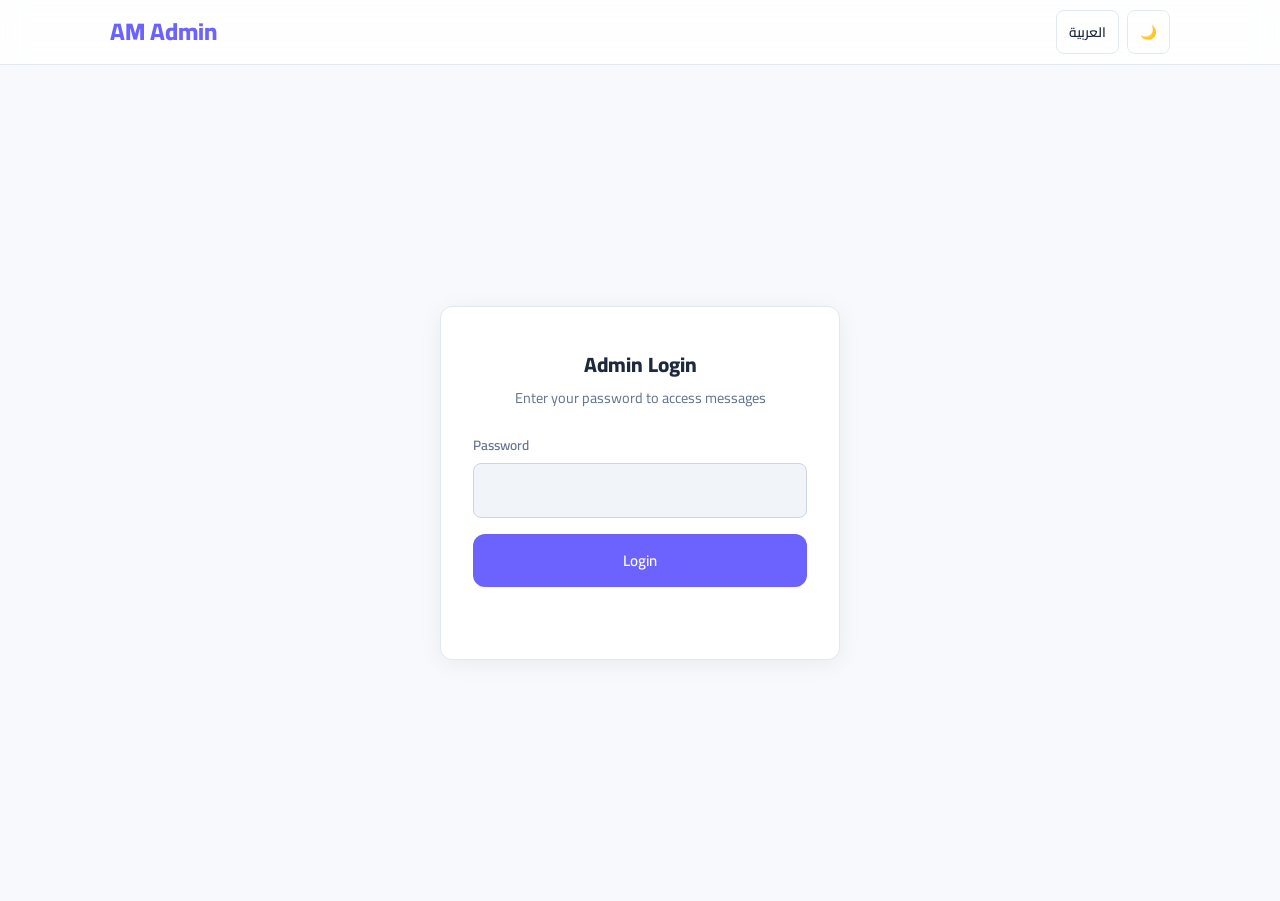
<file: admin.html>
<!DOCTYPE html>
<html lang="en" dir="ltr" data-theme="light">
<head>
<meta charset="UTF-8">
<meta name="viewport" content="width=device-width, initial-scale=1.0">
<title lang="en">Admin Dashboard — Alaa Mohamed</title>
<title lang="ar" hidden>لوحة التحكم — علاء محمد</title>
<link rel="preconnect" href="https://fonts.googleapis.com">
<link rel="preconnect" href="https://fonts.gstatic.com" crossorigin>
<link href="https://fonts.googleapis.com/css2?family=Cairo:wght@400;500;600;700;800&family=Inter:wght@400;500;600;700&display=swap" rel="stylesheet">
<style>
:root {
  --font-ar: 'Cairo', sans-serif;
  --font-en: 'Inter', sans-serif;
  --transition: 0.3s ease;
  --radius: 12px;
  --radius-sm: 8px;
  --max-width: 1100px;
}
[data-theme="light"] {
  --bg: #f8f9fc; --bg-alt: #ffffff; --bg-card: #ffffff;
  --text: #1e293b; --text-muted: #64748b; --text-inverse: #f1f5f9;
  --primary: #6C63FF; --primary-hover: #5a52e0; --primary-glow: rgba(108,99,255,0.15);
  --border: #e2e8f0; --shadow: 0 4px 24px rgba(0,0,0,0.06);
  --nav-bg: rgba(255,255,255,0.85); --card-border: #e2e8f0;
  --input-bg: #f1f5f9; --input-border: #cbd5e1;
  --danger: #ef4444; --danger-glow: rgba(239,68,68,0.1);
  --success: #22c55e; --success-glow: rgba(34,197,94,0.1);
}
[data-theme="dark"] {
  --bg: #0b1121; --bg-alt: #131c31; --bg-card: #1a2540;
  --text: #e2e8f0; --text-muted: #94a3b8; --text-inverse: #0f172a;
  --primary: #818cf8; --primary-hover: #6c75f0; --primary-glow: rgba(129,140,248,0.15);
  --border: #1e293b; --shadow: 0 4px 24px rgba(0,0,0,0.2);
  --nav-bg: rgba(11,17,33,0.9); --card-border: #1e293b;
  --input-bg: #131c31; --input-border: #1e293b;
  --danger: #ef4444; --danger-glow: rgba(239,68,68,0.15);
  --success: #22c55e; --success-glow: rgba(34,197,94,0.15);
}
*, *::before, *::after { box-sizing: border-box; margin: 0; padding: 0; }
html { scroll-behavior: smooth; }
body {
  font-family: var(--font-ar);
  background: var(--bg);
  color: var(--text);
  line-height: 1.7;
  transition: background var(--transition), color var(--transition);
  min-height: 100vh;
}
a { color: inherit; text-decoration: none; }
button { cursor: pointer; font-family: inherit; border: none; background: none; color: inherit; }
input { font-family: inherit; font-size: inherit; }

.container { max-width: var(--max-width); margin: 0 auto; padding: 0 20px; }

/* Nav */
.nav {
  background: var(--nav-bg);
  backdrop-filter: blur(12px);
  border-bottom: 1px solid var(--border);
  position: sticky;
  top: 0;
  z-index: 100;
}
.nav__inner {
  display: flex; align-items: center; justify-content: space-between;
  height: 64px; max-width: var(--max-width); margin: 0 auto; padding: 0 20px;
}
.nav__logo { font-weight: 800; font-size: 1.5rem; color: var(--primary); }
.nav__actions { display: flex; gap: 8px; align-items: center; }
.btn-icon {
  padding: 8px 12px; border-radius: var(--radius-sm); font-weight: 600;
  font-size: 0.85rem; transition: all var(--transition); border: 1px solid var(--border);
}
.btn-icon:hover { background: var(--primary-glow); }

/* Login screen */
.login-screen {
  display: flex; align-items: center; justify-content: center;
  min-height: calc(100vh - 64px); padding: 40px 20px;
}
.login-card {
  background: var(--bg-card); border: 1px solid var(--card-border);
  border-radius: var(--radius); padding: 40px 32px; max-width: 400px;
  width: 100%; box-shadow: var(--shadow);
}
.login-card__title { font-size: 1.3rem; font-weight: 800; text-align: center; margin-bottom: 4px; }
.login-card__sub { color: var(--text-muted); text-align: center; font-size: 0.9rem; margin-bottom: 24px; }
.login-card__hint {
  text-align: center; font-size: 0.8rem; margin-top: 12px; min-height: 20px;
}
.login-card__hint.error { color: var(--danger); }
.login-card__field { margin-bottom: 16px; }
.login-card__field label { display: block; font-size: 0.85rem; font-weight: 600; margin-bottom: 6px; color: var(--text-muted); }
.login-card__input {
  width: 100%; padding: 12px 16px; border-radius: var(--radius-sm);
  border: 1px solid var(--input-border); background: var(--input-bg);
  color: var(--text); font-size: 0.95rem; transition: border var(--transition);
}
.login-card__input:focus { outline: none; border-color: var(--primary); box-shadow: 0 0 0 3px var(--primary-glow); }

.btn {
  display: inline-flex; align-items: center; justify-content: center;
  padding: 12px 24px; border-radius: var(--radius); font-weight: 600;
  font-size: 0.95rem; transition: all var(--transition); gap: 8px;
}
.btn-primary { background: var(--primary); color: white; width: 100%; }
.btn-primary:hover { background: var(--primary-hover); transform: translateY(-1px); }
.btn-primary:disabled { opacity: 0.5; cursor: not-allowed; transform: none; }
.btn-sm { padding: 6px 14px; font-size: 0.8rem; border-radius: 6px; }
.btn-danger { background: var(--danger); color: white; }
.btn-danger:hover { opacity: 0.9; }

/* Dashboard */
.dashboard { display: none; padding: 32px 0; }
.dashboard.active { display: block; }

.dashboard__header {
  display: flex; justify-content: space-between; align-items: center;
  flex-wrap: wrap; gap: 16px; margin-bottom: 24px;
}
.dashboard__title { font-size: 1.5rem; font-weight: 800; }
.dashboard__stats { display: flex; gap: 16px; flex-wrap: wrap; }
.stat-badge {
  padding: 8px 16px; border-radius: 20px; font-size: 0.85rem;
  font-weight: 600; background: var(--primary-glow); color: var(--primary);
}
.stat-badge--new { background: var(--success-glow); color: var(--success); }

/* Search bar */
.dashboard__search {
  width: 100%; padding: 12px 16px; border-radius: var(--radius-sm);
  border: 1px solid var(--input-border); background: var(--input-bg);
  color: var(--text); font-size: 0.9rem; margin-bottom: 20px;
  transition: border var(--transition);
}
.dashboard__search:focus { outline: none; border-color: var(--primary); box-shadow: 0 0 0 3px var(--primary-glow); }

/* Messages table */
.messages-table {
  width: 100%; border-collapse: collapse;
  background: var(--bg-card); border-radius: var(--radius);
  overflow: hidden; box-shadow: var(--shadow);
}
.messages-table th {
  text-align: left; padding: 14px 16px; font-size: 0.8rem;
  font-weight: 700; color: var(--text-muted);
  background: var(--bg-alt); border-bottom: 1px solid var(--border);
  white-space: nowrap;
}
.messages-table td {
  padding: 14px 16px; font-size: 0.88rem;
  border-bottom: 1px solid var(--border); vertical-align: top;
}
.messages-table tr:hover td { background: var(--primary-glow); }
.messages-table .msg-name { font-weight: 700; }
.messages-table .msg-email { color: var(--primary); font-size: 0.82rem; }
.messages-table .msg-subject { color: var(--text-muted); font-size: 0.82rem; }
.messages-table .msg-message {
  max-width: 300px; overflow: hidden; text-overflow: ellipsis;
  white-space: nowrap; color: var(--text-muted); font-size: 0.82rem;
}
.messages-table .msg-date {
  font-size: 0.78rem; color: var(--text-muted); white-space: nowrap;
}
.messages-table .msg-actions { white-space: nowrap; }
.messages-table .msg-expand-btn {
  color: var(--primary); cursor: pointer; font-size: 0.78rem; font-weight: 600;
}
.messages-table .msg-expand-btn:hover { text-decoration: underline; }

/* Empty state */
.empty-state {
  text-align: center; padding: 60px 20px; color: var(--text-muted);
}
.empty-state__icon { font-size: 3rem; margin-bottom: 12px; }
.empty-state__text { font-size: 1.1rem; }

/* Loading */
.spinner {
  width: 20px; height: 20px; border: 2px solid var(--border);
  border-top-color: var(--primary); border-radius: 50%;
  animation: spin 0.6s linear infinite; display: inline-block;
}
@keyframes spin { to { transform: rotate(360deg); } }

.loading-overlay {
  display: none; text-align: center; padding: 40px;
}
.loading-overlay.active { display: block; }

/* Modal */
.modal-overlay {
  display: none; position: fixed; inset: 0; background: rgba(0,0,0,0.5);
  z-index: 1000; align-items: center; justify-content: center; padding: 20px;
}
.modal-overlay.active { display: flex; }
.modal {
  background: var(--bg-card); border-radius: var(--radius);
  max-width: 600px; width: 100%; max-height: 80vh; overflow-y: auto;
  padding: 32px; box-shadow: var(--shadow-lg); position: relative;
}
.modal__close {
  position: absolute; top: 12px; right: 16px; font-size: 1.5rem;
  color: var(--text-muted); cursor: pointer; line-height: 1;
  background: none; border: none; font-family: inherit;
}
.modal__title { font-size: 1.2rem; font-weight: 700; margin-bottom: 8px; }
.modal__field { margin-bottom: 12px; }
.modal__field-label { font-size: 0.8rem; font-weight: 600; color: var(--text-muted); display: block; margin-bottom: 2px; }
.modal__field-value { font-size: 0.95rem; line-height: 1.6; }
.modal__actions { margin-top: 16px; display: flex; gap: 8px; }

[dir="rtl"] .modal__close { right: auto; left: 16px; }
[dir="rtl"] .messages-table th { text-align: right; }

@media (max-width: 768px) {
  .messages-table { font-size: 0.82rem; }
  .messages-table th, .messages-table td { padding: 10px 12px; }
  .messages-table .msg-message { max-width: 120px; }
  .dashboard__header { flex-direction: column; align-items: stretch; }
}

/* Footer */
.back-link {
  display: inline-flex; align-items: center; gap: 6px;
  color: var(--primary); font-weight: 600; font-size: 0.9rem;
  margin-bottom: 20px;
}
.back-link:hover { text-decoration: underline; }
</style>
</head>
<body>

<nav class="nav">
  <div class="nav__inner">
    <a href="index.html" class="nav__logo"><span lang="en">AM Admin</span><span lang="ar" hidden">علاء محمد</span></a>
    <div class="nav__actions">
      <button class="btn-icon" id="notifToggle" aria-label="Notifications" style="display:none">🔔</button>
      <button class="btn-icon" id="langToggle" aria-label="Language">AR</button>
      <button class="btn-icon" id="themeToggle" aria-label="Theme">🌓</button>
    </div>
  </div>
</nav>

<div class="login-screen" id="loginScreen">
  <div class="login-card">
    <div class="login-card__title"><span lang="en">Admin Login</span><span lang="ar" hidden>دخول المشرف</span></div>
    <div class="login-card__sub"><span lang="en">Enter your password to access messages</span><span lang="ar" hidden>أدخل كلمة السر للوصول للرسائل</span></div>
    <div class="login-card__field">
      <label><span lang="en">Password</span><span lang="ar" hidden>كلمة السر</span></label>
      <input type="password" class="login-card__input" id="adminPass" autocomplete="current-password" dir="ltr">
    </div>
    <button class="btn btn-primary" id="loginBtn"><span lang="en">Login</span><span lang="ar" hidden>دخول</span></button>
    <div class="login-card__hint" id="loginHint"></div>
  </div>
</div>

<div class="dashboard container" id="dashboard">
  <a href="index.html" class="back-link">← <span lang="en">Back to Portfolio</span><span lang="ar" hidden>العودة إلى الموقع</span></a>

  <div class="dashboard__header">
    <h1 class="dashboard__title"><span lang="en">Contact Messages</span><span lang="ar" hidden>رسائل الاتصال</span></h1>
    <div class="dashboard__stats">
      <span class="stat-badge" id="totalBadge"><span lang="en">Total: 0</span><span lang="ar" hidden>المجموع: 0</span></span>
    </div>
  </div>

  <input type="text" class="dashboard__search" id="searchInput"
    placeholder="Search by name, email, or message..."
    data-ar-placeholder="ابحث بالاسم أو البريد أو الرسالة...">

  <div class="loading-overlay active" id="loadingOverlay">
    <div class="spinner"></div>
    <p style="margin-top:12px;color:var(--text-muted);font-size:0.9rem;"><span lang="en">Loading messages...</span><span lang="ar" hidden>جاري تحميل الرسائل...</span></p>
  </div>

  <div id="messagesContainer"></div>
</div>

<!-- Message Detail Modal -->
<div class="modal-overlay" id="modalOverlay">
  <div class="modal">
    <button class="modal__close" id="modalClose">×</button>
    <div class="modal__title" id="modalName"></div>
    <div class="modal__field">
      <span class="modal__field-label"><span lang="en">Email</span><span lang="ar" hidden">البريد</span></span>
      <div class="modal__field-value" id="modalEmail"></div>
    </div>
    <div class="modal__field">
      <span class="modal__field-label"><span lang="en">Subject</span><span lang="ar" hidden">الموضوع</span></span>
      <div class="modal__field-value" id="modalSubject"></div>
    </div>
    <div class="modal__field">
      <span class="modal__field-label"><span lang="en">Message</span><span lang="ar" hidden">الرسالة</span></span>
      <div class="modal__field-value" id="modalMessage" style="white-space:pre-wrap"></div>
    </div>
    <div class="modal__field">
      <span class="modal__field-label"><span lang="en">Date</span><span lang="ar" hidden">التاريخ</span></span>
      <div class="modal__field-value" id="modalDate"></div>
    </div>
    <div class="modal__actions">
      <button class="btn btn-danger btn-sm" id="modalDeleteBtn"><span lang="en">Delete</span><span lang="ar" hidden">حذف</span></button>
      <button class="btn btn-primary btn-sm" id="modalCloseBtn"><span lang="en">Close</span><span lang="ar" hidden">إغلاق</span></button>
    </div>
  </div>
</div>

<script>
const FUNCTIONS_BASE = 'https://ih9kxwm2.eu-central.insforge.app/functions';
const state = {
  lang: localStorage.getItem('portfolio-lang') || 'en',
  theme: localStorage.getItem('portfolio-theme') || 'light',
  messages: [],
  filtered: [],
  authenticated: false,
};

const html = document.documentElement;

function applyLang() {
  html.lang = state.lang;
  html.dir = state.lang === 'ar' ? 'rtl' : 'ltr';
  document.querySelectorAll('[lang]').forEach(el => {
    el.hidden = el.getAttribute('lang') !== state.lang;
  });
  const searchEl = document.getElementById('searchInput');
  if (searchEl && state.lang === 'ar') {
    searchEl.placeholder = searchEl.dataset.arPlaceholder || searchEl.placeholder;
  }
  const titleEl = document.querySelector('title[lang="' + state.lang + '"]');
  if (titleEl) document.title = titleEl.textContent;
}

function setLang(lang) {
  state.lang = lang;
  localStorage.setItem('portfolio-lang', lang);
  document.getElementById('langToggle').textContent = lang === 'ar' ? 'EN' : 'العربية';
  applyLang();
}

document.getElementById('langToggle').addEventListener('click', () => setLang(state.lang === 'ar' ? 'en' : 'ar'));

function setTheme(theme) {
  state.theme = theme;
  html.setAttribute('data-theme', theme);
  localStorage.setItem('portfolio-theme', theme);
  document.getElementById('themeToggle').textContent = theme === 'light' ? '🌙' : '☀️';
}

async function apiCall(action, extra = {}, pw) {
  const password = pw || sessionStorage.getItem('adminToken') || '';
  const res = await fetch(FUNCTIONS_BASE + '/get-contacts', {
    method: 'POST',
    headers: { 'Content-Type': 'application/json' },
    body: JSON.stringify({ password, action, ...extra }),
  });
  return res.json();
}

function formatDate(iso) {
  if (!iso) return '-';
  const d = new Date(iso);
  if (isNaN(d.getTime())) return iso;
  return d.toLocaleDateString(state.lang === 'ar' ? 'ar-EG' : 'en-US', {
    year: 'numeric', month: 'short', day: 'numeric',
    hour: '2-digit', minute: '2-digit',
  });
}

function escapeHtml(text) {
  const d = document.createElement('div');
  d.textContent = text;
  return d.innerHTML;
}

let deleteTargetId = null;

function renderMessages(messages) {
  const container = document.getElementById('messagesContainer');
  const totalBadge = document.getElementById('totalBadge');
  const count = messages.length;

  totalBadge.innerHTML = state.lang === 'en'
    ? 'Total: ' + count
    : 'المجموع: ' + count;

  if (count === 0) {
    container.innerHTML = '<div class="empty-state"><div class="empty-state__icon">📭</div><div class="empty-state__text">' +
      (state.lang === 'en' ? 'No messages yet' : 'لا توجد رسائل بعد') + '</div></div>';
    return;
  }

  let html = '<table class="messages-table"><thead><tr>' +
    '<th>' + (state.lang === 'en' ? 'Name' : 'الاسم') + '</th>' +
    '<th>' + (state.lang === 'en' ? 'Email' : 'البريد') + '</th>' +
    '<th>' + (state.lang === 'en' ? 'Subject' : 'الموضوع') + '</th>' +
    '<th>' + (state.lang === 'en' ? 'Message' : 'الرسالة') + '</th>' +
    '<th>' + (state.lang === 'en' ? 'Date' : 'التاريخ') + '</th>' +
    '<th></th></tr></thead><tbody>';

  messages.forEach(msg => {
    const msgShort = (msg.message || '').substring(0, 80);
    html += '<tr>' +
      '<td class="msg-name">' + escapeHtml(msg.name) + '</td>' +
      '<td class="msg-email">' + escapeHtml(msg.email) + '</td>' +
      '<td class="msg-subject">' + escapeHtml(msg.subject || '-') + '</td>' +
      '<td class="msg-message" title="' + escapeHtml(msg.message || '') + '">' + escapeHtml(msgShort) + (msg.message && msg.message.length > 80 ? '...' : '') + '</td>' +
      '<td class="msg-date">' + formatDate(msg.created_at) + '</td>' +
      '<td class="msg-actions">' +
        '<button class="msg-expand-btn view-btn" data-id="' + msg.id + '">' + (state.lang === 'en' ? 'View' : 'عرض') + '</button>' +
        '<button class="msg-expand-btn delete-btn" data-id="' + msg.id + '" style="color:var(--danger);margin-' + (state.lang === 'ar' ? 'left' : 'right') + ':8px">' + (state.lang === 'en' ? 'Delete' : 'حذف') + '</button>' +
      '</td></tr>';
  });

  html += '</tbody></table>';
  container.innerHTML = html;

  container.querySelectorAll('.view-btn').forEach(btn => {
    btn.addEventListener('click', () => showMessage(parseInt(btn.dataset.id)));
  });
  container.querySelectorAll('.delete-btn').forEach(btn => {
    btn.addEventListener('click', () => deleteMessage(parseInt(btn.dataset.id)));
  });
}

function showMessage(id) {
  const msg = state.filtered.find(m => m.id === id);
  if (!msg) return;
  document.getElementById('modalName').textContent = msg.name;
  document.getElementById('modalEmail').textContent = msg.email;
  document.getElementById('modalSubject').textContent = msg.subject || '-';
  document.getElementById('modalMessage').textContent = msg.message || '';
  document.getElementById('modalDate').textContent = formatDate(msg.created_at);
  deleteTargetId = id;
  document.getElementById('modalOverlay').classList.add('active');
}

async function deleteMessage(id) {
  if (!confirm(state.lang === 'en' ? 'Delete this message?' : 'حذف هذه الرسالة؟')) return;
  const result = await apiCall('delete', { id });
  if (result.success) {
    state.messages = state.messages.filter(m => m.id !== id);
    filterMessages();
  } else {
    alert(state.lang === 'en' ? 'Delete failed: ' + (result.error || 'unknown') : 'فشل الحذف: ' + (result.error || 'خطأ'));
  }
}

function filterMessages() {
  const q = (document.getElementById('searchInput').value || '').toLowerCase().trim();
  if (!q) {
    state.filtered = [...state.messages];
  } else {
    state.filtered = state.messages.filter(m =>
      (m.name || '').toLowerCase().includes(q) ||
      (m.email || '').toLowerCase().includes(q) ||
      (m.subject || '').toLowerCase().includes(q) ||
      (m.message || '').toLowerCase().includes(q)
    );
  }
  renderMessages(state.filtered);
}

async function loadMessages() {
  document.getElementById('loadingOverlay').classList.add('active');
  document.getElementById('messagesContainer').innerHTML = '';
  try {
    const result = await apiCall('list');
    if (result.data) {
      state.messages = result.data;
    } else if (result.error) {
      throw new Error(result.error);
    }
    filterMessages();
  } catch (err) {
    document.getElementById('messagesContainer').innerHTML =
      '<div class="empty-state"><div class="empty-state__icon">⚠️</div><div class="empty-state__text" style="color:var(--danger)">' +
      (state.lang === 'en' ? 'Error: ' + err.message : 'خطأ: ' + err.message) + '</div></div>';
  }
  document.getElementById('loadingOverlay').classList.remove('active');
}

document.getElementById('loginBtn').addEventListener('click', async () => {
  const password = document.getElementById('adminPass').value;
  const hint = document.getElementById('loginHint');
  hint.className = 'login-card__hint';
  if (!password) {
    hint.textContent = state.lang === 'en' ? 'Enter password' : 'أدخل كلمة السر';
    return;
  }

  hint.textContent = state.lang === 'en' ? 'Verifying...' : 'جاري التحقق...';
  document.getElementById('loginBtn').disabled = true;

  try {
    const result = await apiCall('list', {}, password);
    if (result.data) {
      sessionStorage.setItem('adminToken', password);
      state.authenticated = true;
      state.messages = result.data;
      document.getElementById('loginScreen').style.display = 'none';
      document.getElementById('dashboard').classList.add('active');
      filterMessages();
    } else {
      hint.textContent = state.lang === 'en' ? 'Wrong password' : 'كلمة سر خاطئة';
      hint.className = 'login-card__hint error';
    }
  } catch (err) {
    hint.textContent = state.lang === 'en' ? 'Connection error' : 'خطأ في الاتصال';
    hint.className = 'login-card__hint error';
  }
  document.getElementById('loginBtn').disabled = false;
});

document.getElementById('adminPass').addEventListener('keydown', e => {
  if (e.key === 'Enter') document.getElementById('loginBtn').click();
});

document.getElementById('searchInput').addEventListener('input', filterMessages);

document.getElementById('modalClose').addEventListener('click', () => document.getElementById('modalOverlay').classList.remove('active'));
document.getElementById('modalCloseBtn').addEventListener('click', () => document.getElementById('modalOverlay').classList.remove('active'));
document.getElementById('modalOverlay').addEventListener('click', e => {
  if (e.target === e.currentTarget) document.getElementById('modalOverlay').classList.remove('active');
});
document.getElementById('modalDeleteBtn').addEventListener('click', async () => {
  if (deleteTargetId) {
    await deleteMessage(deleteTargetId);
    document.getElementById('modalOverlay').classList.remove('active');
  }
});

// Check if already authed
const savedPass = sessionStorage.getItem('adminToken');
if (savedPass) {
  (async () => {
    const result = await apiCall('list', {});
    if (result.data) {
      state.authenticated = true;
      state.messages = result.data;
      document.getElementById('loginScreen').style.display = 'none';
      document.getElementById('dashboard').classList.add('active');
      filterMessages();
      startNotificationPolling();
    } else {
      sessionStorage.removeItem('adminToken');
    }
  })();
}

let pollTimer = null;
let lastCount = 0;
let notifEnabled = false;

function startNotificationPolling() {
  lastCount = state.messages.length;
  if ('Notification' in window) {
    if (Notification.permission === 'granted') notifEnabled = true;
    document.getElementById('notifToggle').style.display = 'inline-flex';
  }
  pollTimer = setInterval(async () => {
    if (!state.authenticated) return;
    try {
      const result = await apiCall('list', {});
      if (result.data && result.data.length > lastCount) {
        const newMsgs = result.data.length - lastCount;
        state.messages = result.data;
        filterMessages();
        if (notifEnabled && Notification.permission === 'granted') {
          new Notification('Alaa Portfolio', {
            body: (state.lang === 'ar' ? 'رسالة جديدة' : 'New message') + (newMsgs > 1 ? ' (' + newMsgs + ')' : ''),
            icon: 'data:image/svg+xml,<svg xmlns="http://www.w3.org/2000/svg" viewBox="0 0 100 100"><text y=".9em" font-size="90">📬</text></svg>',
          });
        }
        lastCount = result.data.length;
      } else if (result.data) {
        lastCount = result.data.length;
      }
    } catch (_) {}
  }, 60000);
}

document.getElementById('notifToggle')?.addEventListener('click', async () => {
  if (notifEnabled) {
    notifEnabled = false;
    document.getElementById('notifToggle').textContent = state.lang === 'ar' ? '🔔' : '🔔';
    document.getElementById('notifToggle').style.opacity = '0.4';
  } else {
    if (Notification.permission === 'granted') {
      notifEnabled = true;
      document.getElementById('notifToggle').textContent = '🔔';
      document.getElementById('notifToggle').style.opacity = '1';
    } else {
      const perm = await Notification.requestPermission();
      if (perm === 'granted') {
        notifEnabled = true;
        document.getElementById('notifToggle').textContent = '🔔';
        document.getElementById('notifToggle').style.opacity = '1';
      }
    }
  }
});

// Toggle dark/light
document.getElementById('themeToggle').addEventListener('click', () => setTheme(state.theme === 'light' ? 'dark' : 'light'));

setTheme(state.theme);
setLang(state.lang);
</script>
</body>
</html>
</file>
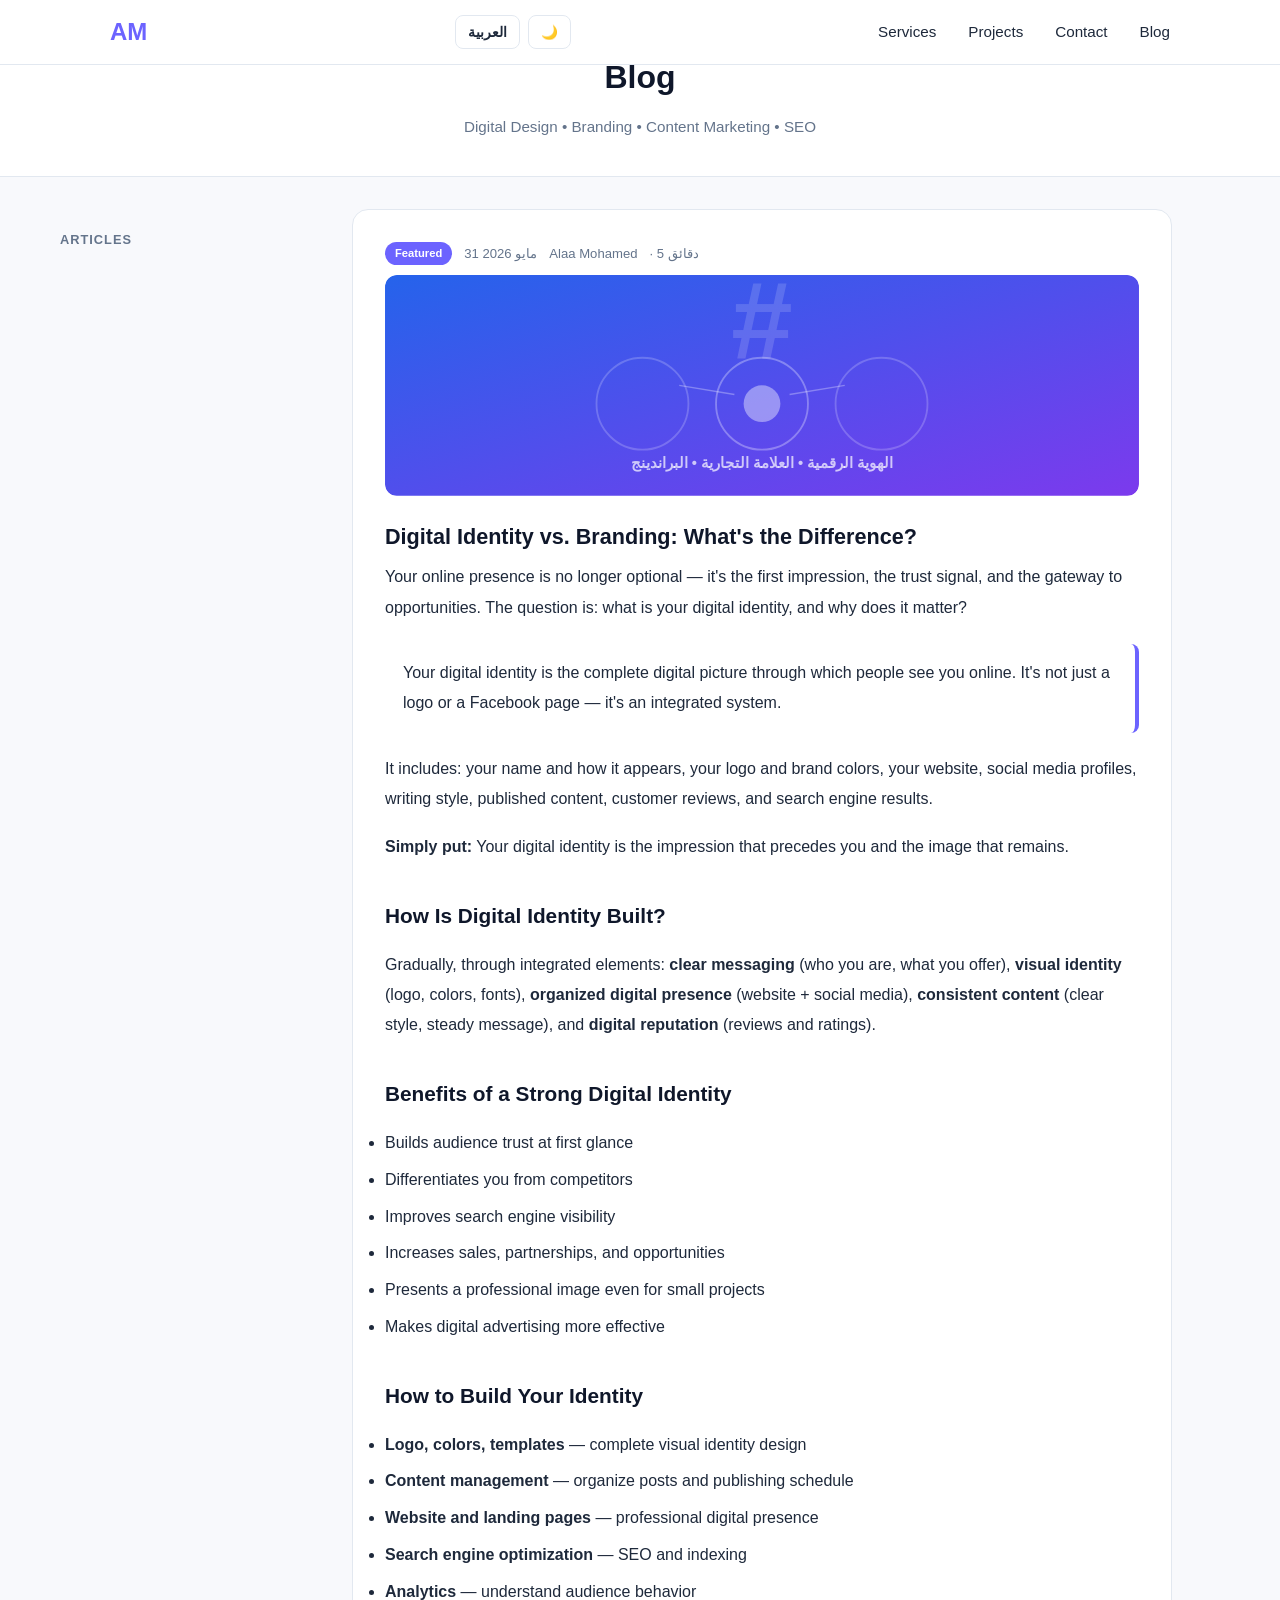
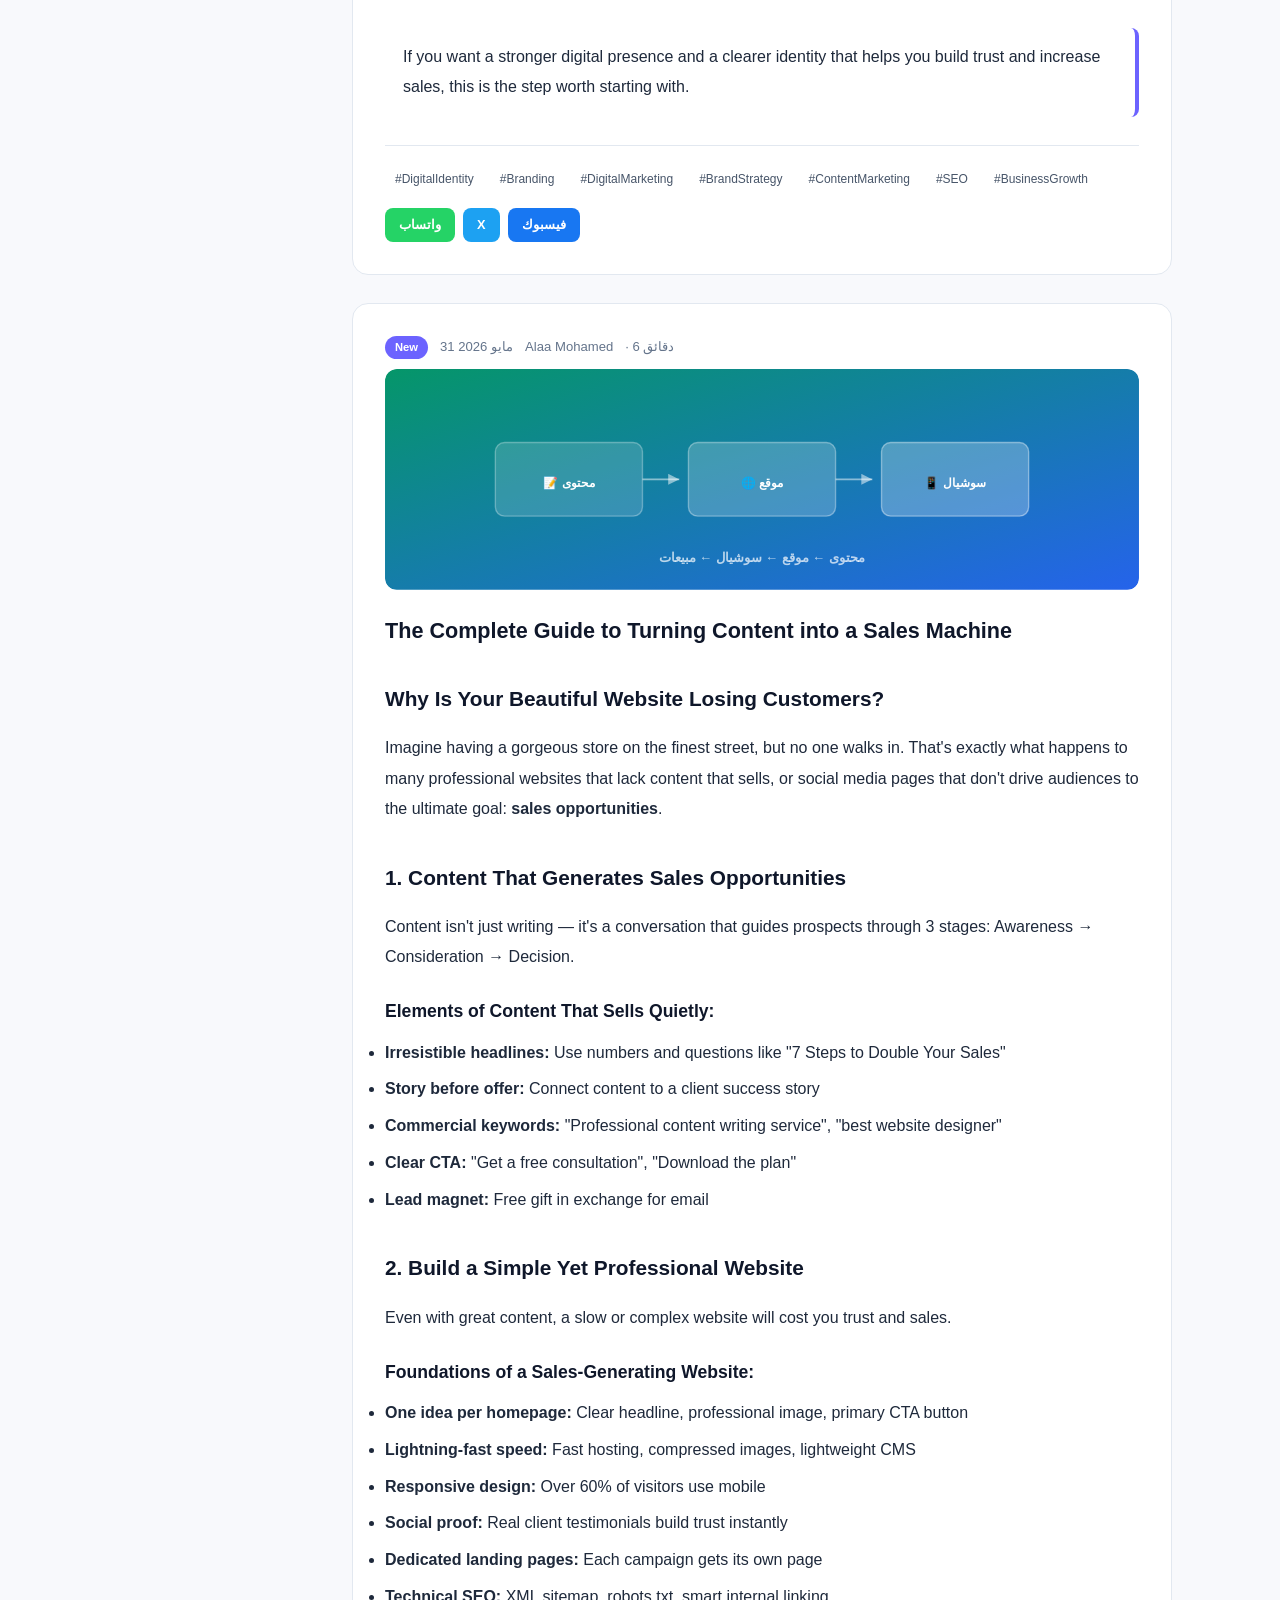
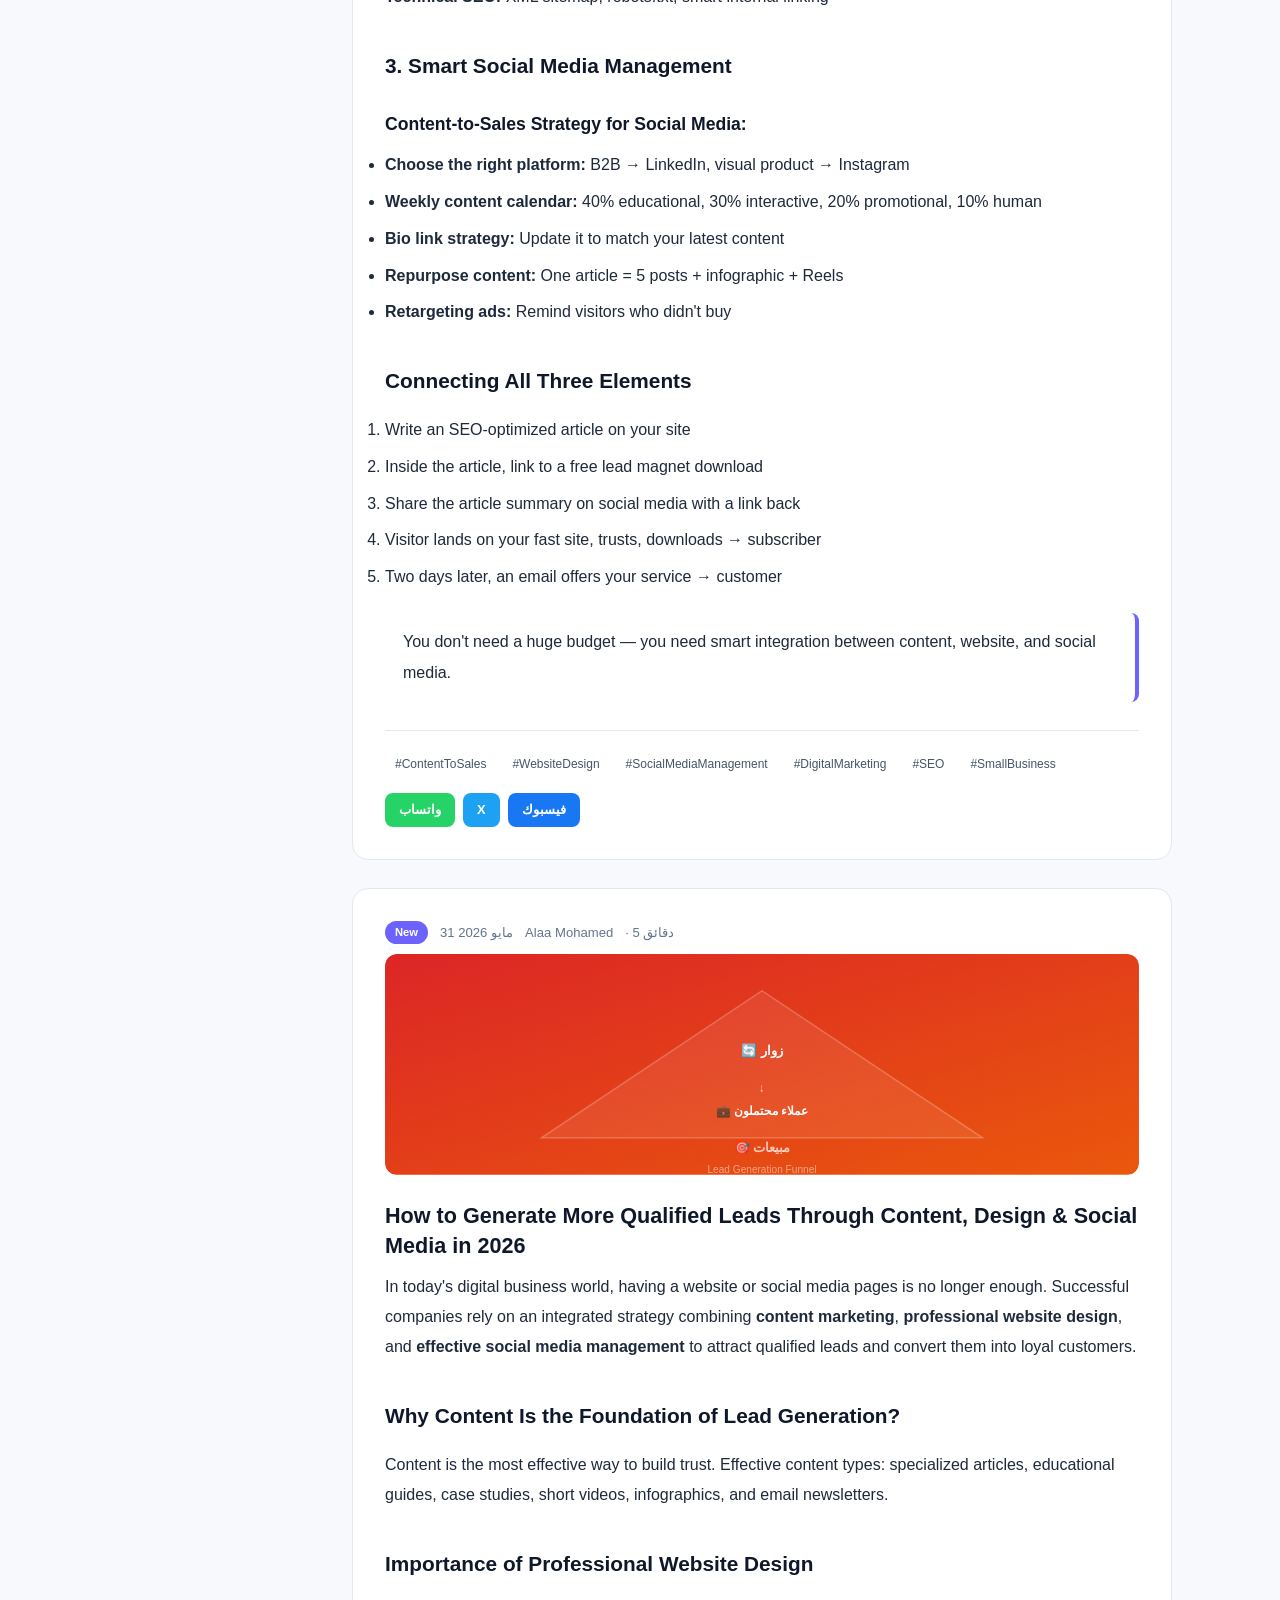
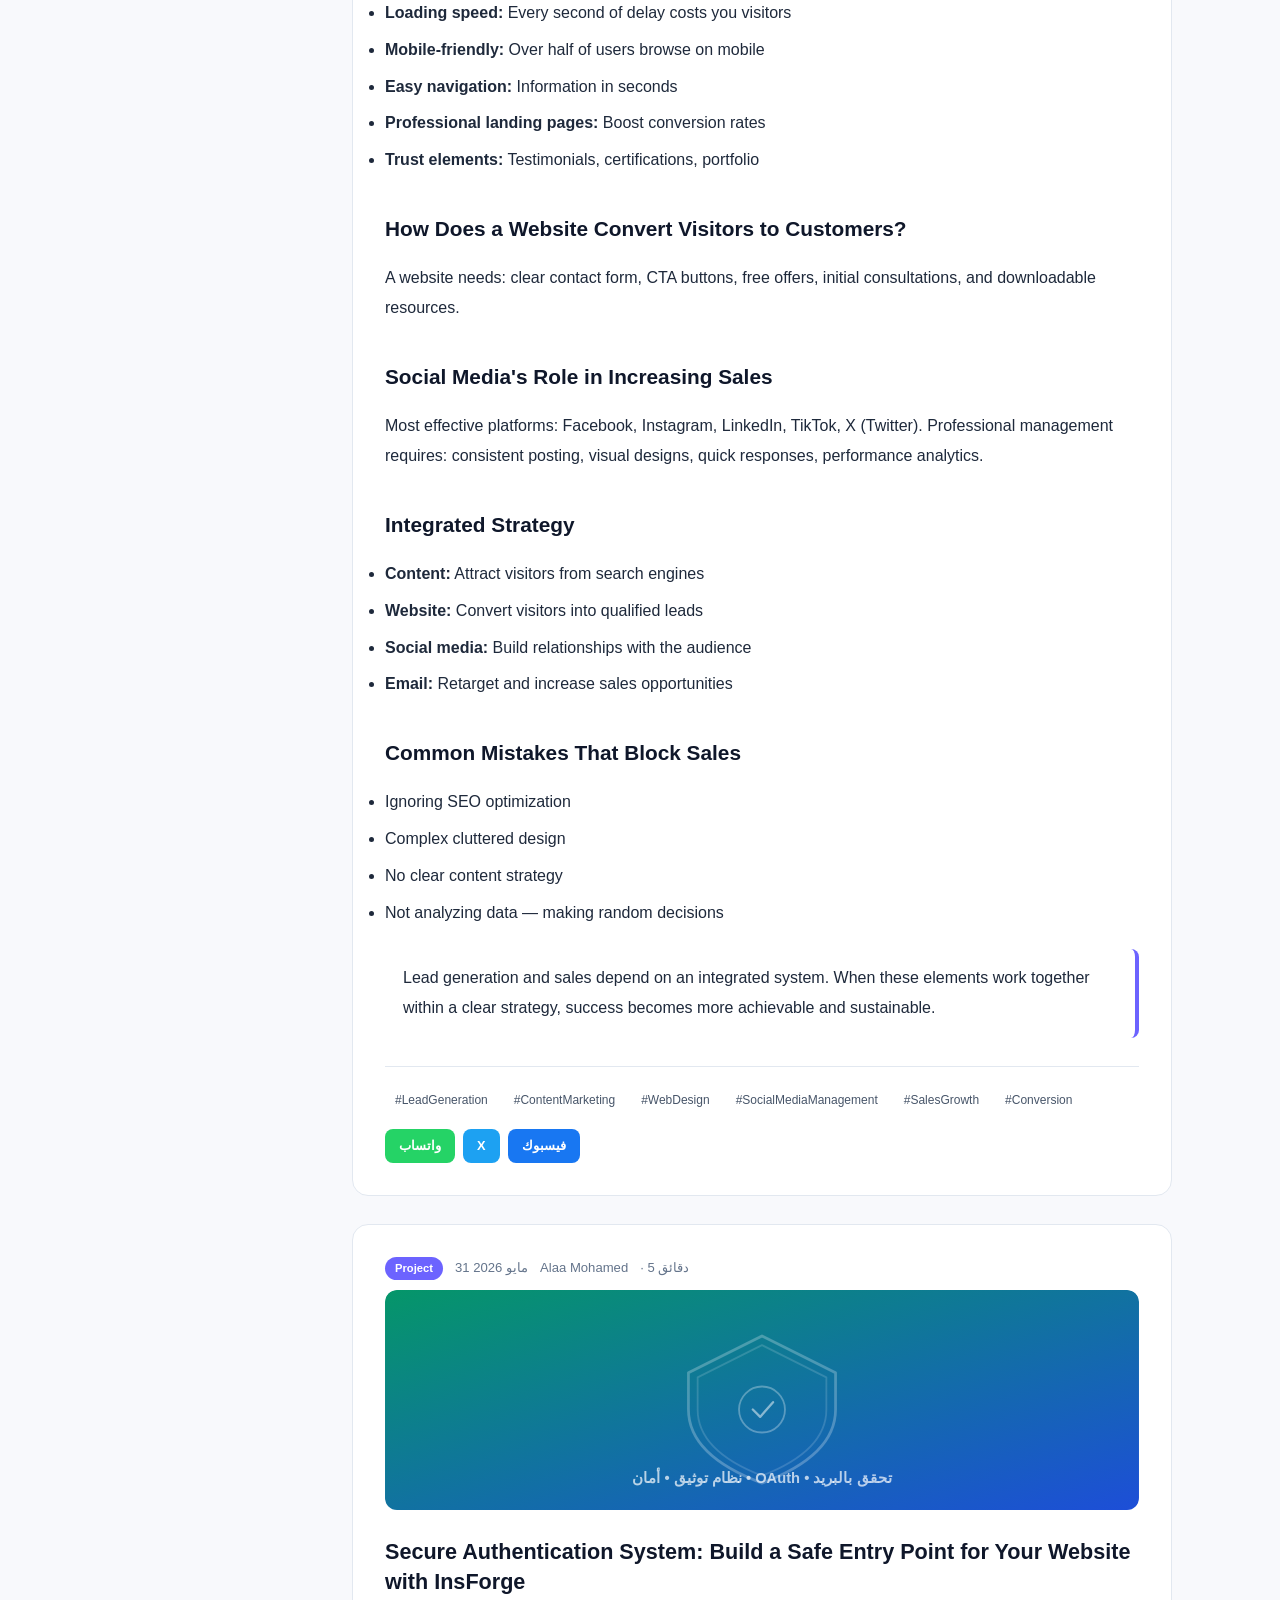
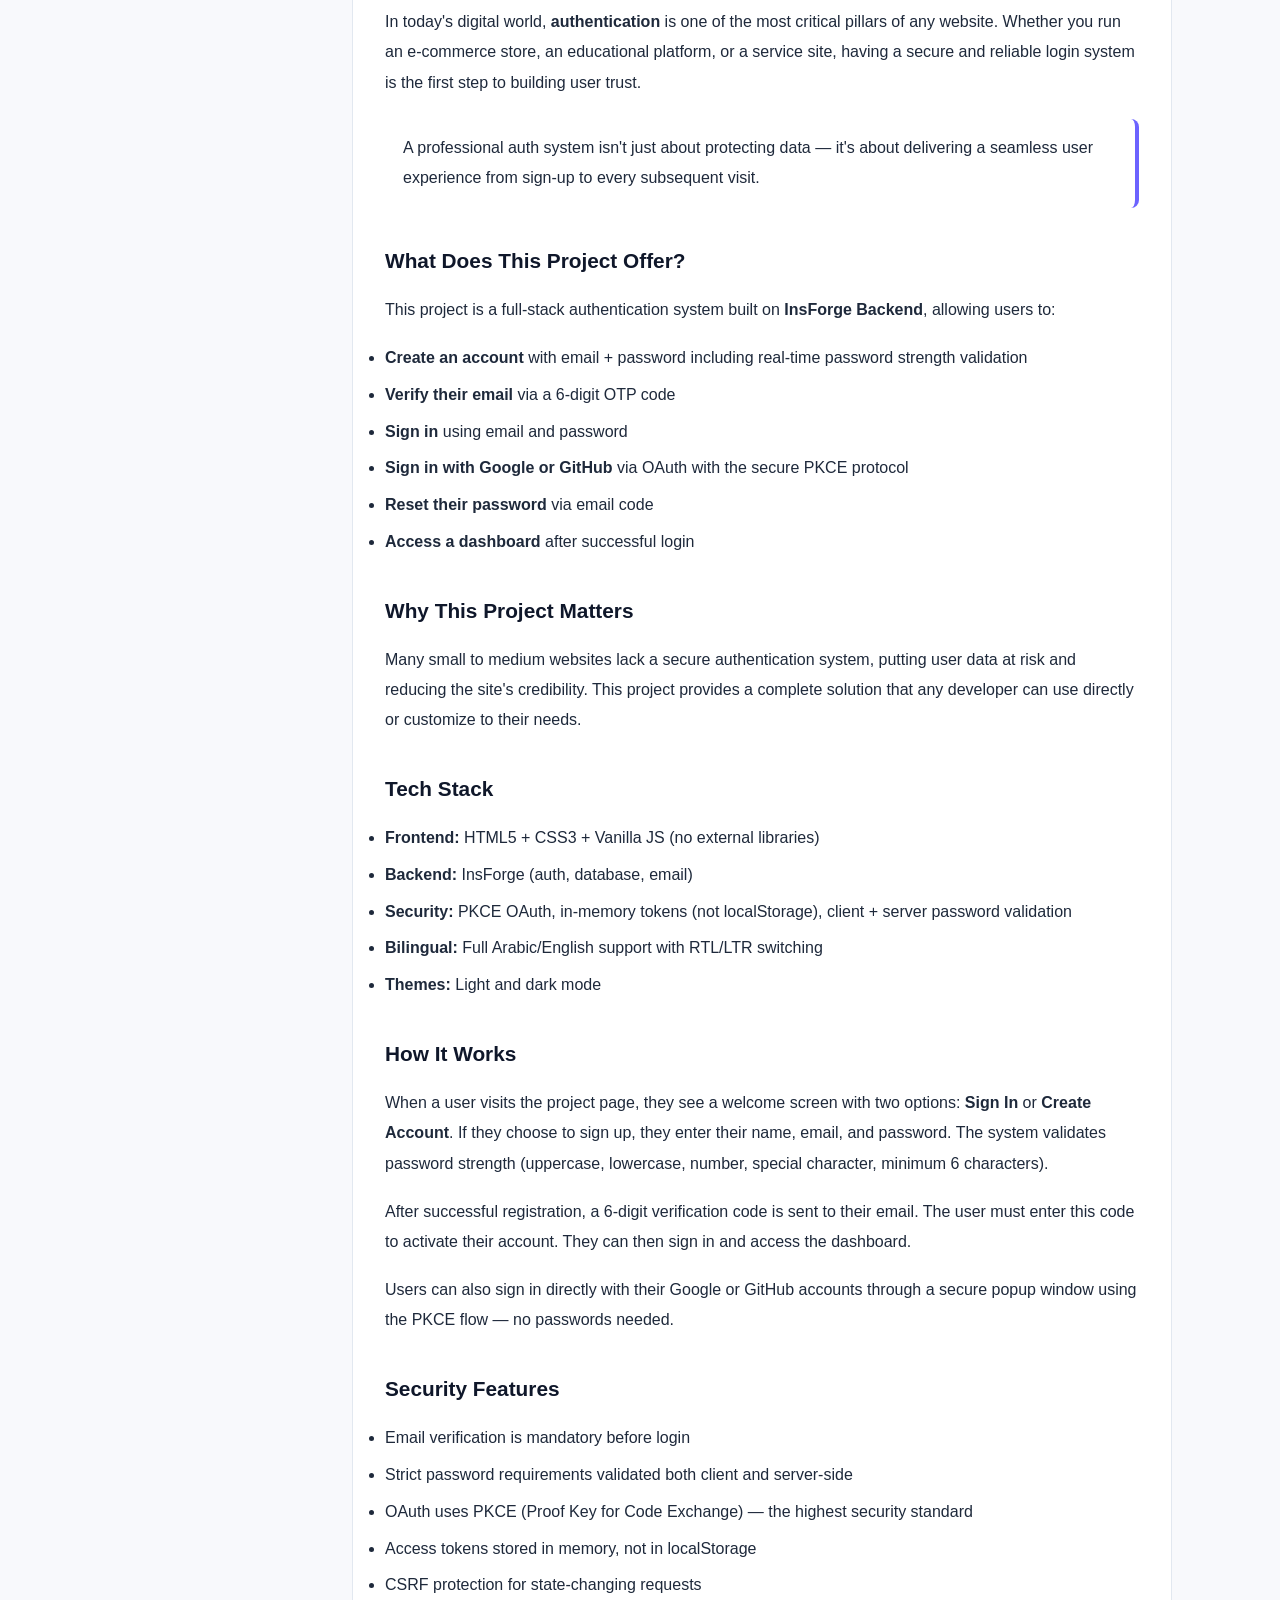
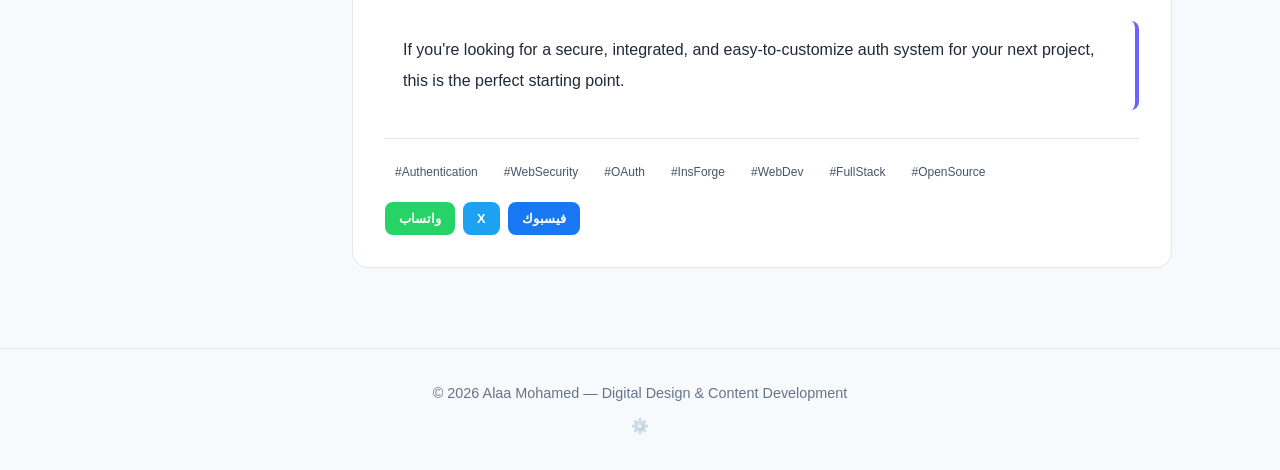
<file: blog.html>
<!DOCTYPE html>
<html lang="ar" dir="rtl">
<head>
<meta charset="UTF-8">
<meta name="viewport" content="width=device-width, initial-scale=1.0">
<title>المدونة — Alaa Mohamed | تصميم رقمي، هوية إلكترونية، تسويق بالمحتوى</title>
<meta name="description" content="مدونة احترافية: الهوية الرقمية، تحويل المحتوى لمبيعات، تصميم المواقع، إدارة السوشيال ميديا، تحسين محركات البحث SEO، والذكاء الاصطناعي.">
<meta name="keywords" content="هوية رقمية, علامة تجارية, براندينج, SEO, تحسين محركات البحث, تصميم مواقع, تطوير محتوى, تسويق رقمي, Alaa Mohamed">
<meta name="author" content="Alaa Mohamed">
<link rel="canonical" href="https://ih9kxwm2.insforge.site/blog.html">

<meta property="og:type" content="blog">
<meta property="og:title" content="المدونة — Alaa Mohamed | تصميم وتطوير المحتوى الرقمي">
<meta property="og:description" content="مدونة احترافية عن التصميم الرقمي، الهوية الإلكترونية، وتحويل المحتوى إلى مبيعات.">
<meta property="og:url" content="https://ih9kxwm2.insforge.site/blog.html">
<meta property="og:locale" content="ar_AR">

<meta name="twitter:card" content="summary_large_image">
<meta name="twitter:title" content="المدونة — Alaa Mohamed">
<meta name="twitter:description" content="مدونة احترافية: هوية رقمية، تسويق بالمحتوى، تصميم مواقع، سيو.">

<script type="application/ld+json">
[{
  "@context": "https://schema.org",
  "@type": "BreadcrumbList",
  "itemListElement": [{
    "@type": "ListItem", "position": 1,
    "name": "الرئيسية",
    "item": "https://ih9kxwm2.insforge.site/index.html"
  },{
    "@type": "ListItem", "position": 2,
    "name": "المدونة",
    "item": "https://ih9kxwm2.insforge.site/blog.html"
  }]
},{
  "@context": "https://schema.org",
  "@type": "BlogPosting",
  "headline": "الهوية الرقمية… الهوية الإلكترونية… العلامة التجارية… براند / براندينج؟",
  "description": "ما هي الهوية الإلكترونية؟ ولماذا أصبحت عنصرًا حاسمًا لأي فرد أو مشروع أو شركة؟",
  "author": { "@type": "Person", "name": "Alaa Mohamed" },
  "datePublished": "2026-05-31",
  "keywords": ["هوية رقمية", "علامة تجارية", "براندينج"],
  "inLanguage": "ar",
  "mainEntityOfPage": { "@type": "WebPage", "@id": "https://ih9kxwm2.insforge.site/blog.html#post1" }
},{
  "@context": "https://schema.org",
  "@type": "BlogPosting",
  "headline": "The Complete Guide to Turning Content into a Sales Machine",
  "description": "Discover how to transform professional content into real sales opportunities through a simple, attractive website and smart social media management.",
  "author": { "@type": "Person", "name": "Alaa Mohamed" },
  "datePublished": "2026-05-31",
  "keywords": ["content marketing", "sales", "website design", "social media management", "SEO"],
  "inLanguage": "en",
  "mainEntityOfPage": { "@type": "WebPage", "@id": "https://ih9kxwm2.insforge.site/blog.html#post2""
},{
  "@context": "https://schema.org",
  "@type": "BlogPosting",
  "headline": "How to Generate More Qualified Leads Through Content, Design & Social Media",
  "description": "Learn the best strategies for generating qualified leads through content marketing, professional website design, and social media management.",
  "author": { "@type": "Person", "name": "Alaa Mohamed" },
  "datePublished": "2026-05-31",
  "keywords": ["lead generation", "content marketing", "website design", "social media"],
  "inLanguage": "en",
  "mainEntityOfPage": { "@type": "WebPage", "@id": "https://ih9kxwm2.insforge.site/blog.html#post3" }
},{
  "@context": "https://schema.org",
  "@type": "BlogPosting",
  "headline": "نظام التوثيق الآمن: بناء مدخل آمن لموقعك باستخدام InsForge",
  "description": "دليل شامل لبناء نظام تسجيل دخول آمن مع التحقق بالبريد الإلكتروني ودعم OAuth باستخدام InsForge Backend.",
  "author": { "@type": "Person", "name": "Alaa Mohamed" },
  "datePublished": "2026-05-31",
  "keywords": ["نظام توثيق", "تسجيل دخول", "InsForge", "OAuth", "أمان"],
  "inLanguage": "ar",
  "mainEntityOfPage": { "@type": "WebPage", "@id": "https://ih9kxwm2.insforge.site/blog.html#post4" }
}]
</script>

<link rel="stylesheet" href="styles/main.css">
<style>
/* ===== SVG HIDDEN FIX ===== */
svg [hidden] { display: none !important; }
[hidden] { display: none !important; }

/* ===== BLOG LAYOUT ===== */
.blog-page { padding-top: 70px; }
.blog-header {
  text-align: center;
  padding: 50px 20px 36px;
  background: var(--bg-alt, #f8fafc);
  border-bottom: 1px solid var(--border, #e2e8f0);
}
.blog-header__title { font-size: 2rem; font-weight: 800; margin-bottom: 10px; color: var(--text-primary, #0f172a); }
.blog-header__sub { font-size: 0.95rem; color: var(--text-secondary, #64748b); max-width: 560px; margin: 0 auto; line-height: 1.7; }

.blog-layout { display: flex; gap: 32px; max-width: 1200px; margin: 0 auto; padding: 32px 20px 80px; position: relative; }
.blog-articles { flex: 1; min-width: 0; max-width: 820px; }

/* ===== TABLE OF CONTENTS (TOC) SIDEBAR ===== */
.blog-toc {
  width: 260px;
  flex-shrink: 0;
  position: sticky;
  top: 90px;
  align-self: flex-start;
  max-height: calc(100vh - 120px);
  overflow-y: auto;
  padding: 20px 0;
}
.blog-toc__title {
  font-size: 0.8rem;
  font-weight: 700;
  text-transform: uppercase;
  letter-spacing: 1px;
  color: var(--text-muted, #94a3b8);
  margin-bottom: 14px;
}
.blog-toc__list { list-style: none; padding: 0; margin: 0; }
.blog-toc__item { margin-bottom: 2px; }
.blog-toc__link {
  display: block;
  padding: 6px 12px;
  border-radius: 6px;
  font-size: 0.82rem;
  color: var(--text-secondary, #475569);
  text-decoration: none;
  transition: all 0.2s;
  border-right: 3px solid transparent;
  line-height: 1.4;
}
.blog-toc__link:hover, .blog-toc__link.active {
  color: var(--primary, #2563eb);
  background: var(--bg-alt, #f1f5f9);
  border-right-color: var(--primary, #2563eb);
}
.blog-toc__link--h3 { padding-right: 24px; font-size: 0.78rem; }

/* ===== ARTICLE CARD ===== */
.article-card {
  scroll-margin-top: 80px;
  background: var(--bg-card, #fff);
  border: 1px solid var(--border, #e2e8f0);
  border-radius: 16px;
  padding: 32px;
  margin-bottom: 28px;
}
.article-card:last-child { margin-bottom: 0; }
.article-card__meta {
  display: flex; gap: 12px; align-items: center;
  font-size: 0.82rem; color: var(--text-muted, #94a3b8);
  margin-bottom: 10px; flex-wrap: wrap;
}
.article-card__badge {
  display: inline-block;
  padding: 2px 10px;
  border-radius: 20px;
  font-size: 0.7rem;
  font-weight: 600;
  background: var(--primary, #2563eb);
  color: #fff;
}
.article-card__image {
  width: 100%;
  border-radius: 12px;
  margin-bottom: 18px;
  background: var(--bg-alt, #f1f5f9);
}
.article-card__title {
  font-size: 1.35rem;
  font-weight: 700;
  margin-bottom: 10px;
  line-height: 1.4;
  color: var(--text-primary, #0f172a);
}
.article-card__title a { color: inherit; text-decoration: none; }

/* ===== FULL ARTICLE CONTENT ===== */
.article-body {
  font-size: 1rem;
  line-height: 1.9;
  color: var(--text-primary, #1e293b);
}
.article-body p { margin-bottom: 1.1em; }
.article-body h2 {
  font-size: 1.3rem;
  font-weight: 700;
  margin: 1.6em 0 0.7em;
  color: var(--text-primary, #0f172a);
}
.article-body h3 {
  font-size: 1.1rem;
  font-weight: 700;
  margin: 1.3em 0 0.5em;
  color: var(--text-primary, #0f172a);
}
.article-body ul, .article-body ol {
  padding-right: 1.4em;
  margin-bottom: 1.1em;
}
.article-body li { margin-bottom: 0.4em; }
.article-body blockquote {
  border-right: 4px solid var(--primary, #2563eb);
  padding: 14px 18px;
  margin: 1.3em 0;
  background: var(--bg-alt, #f1f5f9);
  border-radius: 8px;
  font-weight: 500;
  color: var(--text-primary, #1e293b);
}
.article-body strong { font-weight: 700; }
.article-body a { color: var(--primary, #2563eb); }
.article-body img {
  max-width: 100%;
  border-radius: 12px;
  margin: 1.2em 0;
}
.article-tags {
  display: flex; gap: 6px; flex-wrap: wrap;
  margin-top: 28px; padding-top: 20px;
  border-top: 1px solid var(--border, #e2e8f0);
}
.article-tags a {
  padding: 3px 10px; border-radius: 20px;
  font-size: 0.75rem; font-weight: 500;
  background: var(--bg-alt, #f1f5f9);
  color: var(--text-secondary, #475569);
  text-decoration: none;
  transition: background 0.2s;
}
.article-tags a:hover { background: var(--primary, #2563eb); color: #fff; }
.article-share {
  display: flex; gap: 8px; margin-top: 16px; flex-wrap: wrap;
}
.article-share a {
  display: inline-flex; align-items: center; gap: 5px;
  padding: 6px 14px; border-radius: 8px;
  font-size: 0.8rem; font-weight: 600;
  text-decoration: none; transition: opacity 0.2s;
  color: #fff;
}
.article-share a:hover { opacity: 0.8; }
.share-whatsapp { background: #25D366; }
.share-twitter { background: #1DA1F2; }
.share-facebook { background: #1877F2; }

/* ===== TOC MOBILE ===== */
.blog-toc-mobile {
  display: none;
  margin-bottom: 20px;
}
.blog-toc-mobile summary {
  cursor: pointer;
  font-weight: 600;
  color: var(--primary, #2563eb);
  padding: 8px 0;
  font-size: 0.9rem;
}
.blog-toc-mobile .blog-toc__list { padding: 8px 0; }

/* ===== RESPONSIVE ===== */
@media (max-width: 960px) {
  .blog-toc { display: none; }
  .blog-toc-mobile { display: block; }
  .blog-layout { padding: 24px 16px 60px; }
}
@media (max-width: 600px) {
  .blog-header { padding: 36px 16px 24px; }
  .blog-header__title { font-size: 1.4rem; }
  .article-card { padding: 20px; border-radius: 12px; }
  .article-card__title { font-size: 1.1rem; }
  .article-body { font-size: 0.95rem; }
}

/* ===== DARK THEME FIX ===== */
[data-theme="dark"] .blog-header { background: #1e293b; border-color: #334155; }
[data-theme="dark"] .article-card { background: #1e293b; border-color: #334155; }
[data-theme="dark"] .article-body { color: #e2e8f0; }
[data-theme="dark"] .article-body h2, [data-theme="dark"] .article-body h3 { color: #f1f5f9; }
[data-theme="dark"] .article-body blockquote { background: #0f172a; color: #cbd5e1; }
[data-theme="dark"] .article-tags a { background: #334155; color: #cbd5e1; }
[data-theme="dark"] .article-tags a:hover { background: var(--primary); color: #fff; }
[data-theme="dark"] .blog-toc__link { color: #94a3b8; }
[data-theme="dark"] .blog-toc__link:hover { color: #60a5fa; background: #1e293b; }
[data-theme="dark"] .article-card__title { color: #f1f5f9; }
</style>
</head>
<body>

<!-- ===== NAV ===== -->
<nav class="nav">
  <div class="nav__inner container">
    <a href="index.html" class="nav__logo">AM</a>
    <div class="nav__actions">
      <button class="btn-icon" id="langToggle" aria-label="English">EN</button>
      <button class="btn-icon" id="themeToggle" aria-label="Toggle theme">🌓</button>
      <button class="btn-icon nav__menu-btn" id="menuToggle" aria-label="Menu">☰</button>
    </div>
    <ul class="nav__links" id="navLinks">
      <li><a href="index.html#services"><span lang="ar">خدماتي</span><span lang="en" hidden>Services</span></a></li>
      <li><a href="index.html#projects"><span lang="ar">مشاريعي</span><span lang="en" hidden>Projects</span></a></li>
      <li><a href="index.html#contact"><span lang="ar">تواصل</span><span lang="en" hidden>Contact</span></a></li>
      <li><a href="blog.html"><span lang="ar">المدونة</span><span lang="en" hidden>Blog</span></a></li>
    </ul>
  </div>
</nav>

<!-- ===== HEADER ===== -->
<section class="blog-header">
  <h1 class="blog-header__title" lang="ar">المدونة</h1>
  <h1 class="blog-header__title" lang="en" hidden>Blog</h1>
  <p class="blog-header__sub" lang="ar">تصميم رقمي • هوية إلكترونية • تسويق بالمحتوى • تحسين محركات البحث</p>
  <p class="blog-header__sub" lang="en" hidden">Digital Design • Branding • Content Marketing • SEO</p>
</section>

<!-- ===== LAYOUT ===== -->
<div class="blog-layout">

  <!-- TOC DESKTOP -->
  <aside class="blog-toc" id="tocDesktop">
    <div class="blog-toc__title" lang="ar">المقالات</div>
    <div class="blog-toc__title" lang="en" hidden>Articles</div>
    <ul class="blog-toc__list" id="tocList"></ul>
  </aside>

  <!-- ARTICLES -->
  <main class="blog-articles">

    <!-- TOC MOBILE -->
    <details class="blog-toc-mobile">
      <summary lang="ar">📑 المحتوى</summary>
      <summary lang="en" hidden>📑 Contents</summary>
      <ul class="blog-toc__list" id="tocMobileList"></ul>
    </details>

    <!-- ==================== ARTICLE 1 ==================== -->
    <article class="article-card" id="post1">
      <div class="article-card__meta">
        <span class="article-card__badge" lang="ar">مميز</span>
        <span class="article-card__badge" lang="en" hidden>Featured</span>
        <time datetime="2026-05-31">31 مايو 2026</time>
        <span>Alaa Mohamed</span>
        <span>· 5 دقائق</span>
      </div>

      <!-- SVG Illustration 1 -->
      <svg class="article-card__image" viewBox="0 0 820 240" xmlns="http://www.w3.org/2000/svg" role="img" aria-label="Digital identity and branding concept illustration">
        <rect width="820" height="240" fill="url(#g1)" rx="12"/>
        <defs><linearGradient id="g1" x1="0" y1="0" x2="1" y2="1"><stop offset="0%" stop-color="#2563eb"/><stop offset="100%" stop-color="#7c3aed"/></linearGradient></defs>
        <text x="410" y="90" text-anchor="middle" fill="rgba(255,255,255,0.15)" font-size="120" font-weight="900">#</text>
        <circle cx="280" cy="140" r="50" fill="none" stroke="rgba(255,255,255,0.2)" stroke-width="2"/>
        <circle cx="410" cy="140" r="50" fill="none" stroke="rgba(255,255,255,0.3)" stroke-width="2"/>
        <circle cx="540" cy="140" r="50" fill="none" stroke="rgba(255,255,255,0.2)" stroke-width="2"/>
        <circle cx="410" cy="140" r="20" fill="rgba(255,255,255,0.4)"/>
        <line x1="320" y1="120" x2="380" y2="130" stroke="rgba(255,255,255,0.3)" stroke-width="1.5"/>
        <line x1="440" y1="130" x2="500" y2="120" stroke="rgba(255,255,255,0.3)" stroke-width="1.5"/>
        <text x="410" y="210" text-anchor="middle" fill="rgba(255,255,255,0.7)" font-size="16" font-weight="600" lang="ar">الهوية الرقمية • العلامة التجارية • البراندينج</text>
        <text x="410" y="210" text-anchor="middle" fill="rgba(255,255,255,0.7)" font-size="16" font-weight="600" lang="en" hidden>Digital Identity • Branding</text>
      </svg>

      <h2 class="article-card__title" lang="ar">#الهوية_الرقمية او الإلكترونية او #العلامة_التجارية اون لاين او #براند / #براندينج ؟؟؟</h2>
      <h2 class="article-card__title" lang="en" hidden>Digital Identity vs. Branding: What's the Difference?</h2>

      <div class="article-body" lang="ar">
        <p>الوجود على الإنترنت ليس رفاهية أو مضيعة وقت، تواجد الفرد او المؤسسة أصبح جزءًا أساسيًا من الثقة والانطباع الأول والفرص. وهنا يظهر سؤال مهم:</p>
        <blockquote>ما هي الهوية الإلكترونية؟ ولماذا أصبحت عنصرًا حاسمًا لأي فرد أو مشروع أو شركة؟</blockquote>
        <p>ببساطة، الهوية الإلكترونية هي الصورة الرقمية الكاملة التي يراك الناس بها عبر الإنترنت. هي ليست مجرد شعار أو صفحة فيسبوك، بل منظومة متكاملة تشمل: الاسم وطريقة ظهوره، الشعار والألوان والخطوط، الموقع الإلكتروني، صفحات التواصل الاجتماعي، أسلوب الكتابة، المحتوى المنشور، تقييمات العملاء، ونتائج البحث عند كتابة اسمك.</p>
        <p><strong>بمعنى أوضح:</strong> الهوية الإلكترونية هي الانطباع الذي يسبقك، والصورة التي تبقى عنك.</p>

        <h2>كيف تنشأ الهوية الإلكترونية؟</h2>
        <p>تُبنى تدريجيًا من خلال عناصر متكاملة: <strong>وضوح الرسالة</strong> (من أنت؟ ماذا تقدم؟)، <strong>الهوية البصرية</strong> (الشعار، الألوان، الخطوط)، <strong>الحضور الرقمي المنظم</strong> (موقع إلكتروني + صفحات تواصل)، <strong>المحتوى المتسق</strong> (أسلوب واضح ورسالة ثابتة)، <strong>السمعة الرقمية</strong> (التعليقات والتقييمات).</p>

        <h2>ما فوائد الهوية الإلكترونية؟</h2>
        <ul>
          <li>بناء الثقة لدى الجمهور من أول نظرة</li>
          <li>التميّز عن المنافسين في سوق مزدحم</li>
          <li>تحسين الظهور في نتائج البحث</li>
          <li>زيادة فرص البيع والتواصل والشراكات</li>
          <li>تقديم صورة احترافية حتى لو كان مشروعك صغيرًا</li>
          <li>دعم التسويق الرقمي وجعل الإعلانات أكثر فاعلية</li>
        </ul>

        <h2>كيف تُبنى هذه الهوية؟</h2>
        <ul>
          <li><strong>إنشاء الشعار والألوان والقوالب</strong> — تصميم هوية بصرية متكاملة</li>
          <li><strong>إدارة المحتوى</strong> — تنظيم المنشورات وخطة النشر</li>
          <li><strong>إنشاء المواقع وصفحات الهبوط</strong> — حضور رقمي احترافي</li>
          <li><strong>تحسين الظهور في محركات البحث</strong> — SEO والأرشفة</li>
          <li><strong>تحليل الأداء</strong> — فهم سلوك الجمهور</li>
        </ul>

        <blockquote>إذا أردت حضورًا رقميًا أقوى، وهوية إلكترونية أوضح، وصورة احترافية تساعدك على كسب الثقة وزيادة فرص التواصل والبيع، فهذه هي الخطوة التي تستحق أن تبدأ بها.</blockquote>
      </div>

      <div class="article-body" lang="en" hidden>
        <p>Your online presence is no longer optional — it's the first impression, the trust signal, and the gateway to opportunities. The question is: what is your digital identity, and why does it matter?</p>
        <blockquote>Your digital identity is the complete digital picture through which people see you online. It's not just a logo or a Facebook page — it's an integrated system.</blockquote>
        <p>It includes: your name and how it appears, your logo and brand colors, your website, social media profiles, writing style, published content, customer reviews, and search engine results.</p>
        <p><strong>Simply put:</strong> Your digital identity is the impression that precedes you and the image that remains.</p>

        <h2>How Is Digital Identity Built?</h2>
        <p>Gradually, through integrated elements: <strong>clear messaging</strong> (who you are, what you offer), <strong>visual identity</strong> (logo, colors, fonts), <strong>organized digital presence</strong> (website + social media), <strong>consistent content</strong> (clear style, steady message), and <strong>digital reputation</strong> (reviews and ratings).</p>

        <h2>Benefits of a Strong Digital Identity</h2>
        <ul>
          <li>Builds audience trust at first glance</li>
          <li>Differentiates you from competitors</li>
          <li>Improves search engine visibility</li>
          <li>Increases sales, partnerships, and opportunities</li>
          <li>Presents a professional image even for small projects</li>
          <li>Makes digital advertising more effective</li>
        </ul>

        <h2>How to Build Your Identity</h2>
        <ul>
          <li><strong>Logo, colors, templates</strong> — complete visual identity design</li>
          <li><strong>Content management</strong> — organize posts and publishing schedule</li>
          <li><strong>Website and landing pages</strong> — professional digital presence</li>
          <li><strong>Search engine optimization</strong> — SEO and indexing</li>
          <li><strong>Analytics</strong> — understand audience behavior</li>
        </ul>

        <blockquote>If you want a stronger digital presence and a clearer identity that helps you build trust and increase sales, this is the step worth starting with.</blockquote>
      </div>

      <div class="article-tags" lang="ar">
        <a href="#">#الهوية_الرقمية</a> <a href="#">#الهوية_الإلكترونية</a> <a href="#">#التسويق_الرقمي</a>
        <a href="#">#العلامة_التجارية</a> <a href="#">#تصميم_هوية</a> <a href="#">#إدارة_المحتوى</a>
        <a href="#">#السيو</a> <a href="#">#الذكاء_الاصطناعي</a> <a href="#">#بيزنس</a>
      </div>
      <div class="article-tags" lang="en" hidden>
        <a href="#">#DigitalIdentity</a> <a href="#">#Branding</a> <a href="#">#DigitalMarketing</a>
        <a href="#">#BrandStrategy</a> <a href="#">#ContentMarketing</a> <a href="#">#SEO</a>
        <a href="#">#BusinessGrowth</a>
      </div>
      <div class="article-share">
        <a href="https://api.whatsapp.com/send?text=الهوية+الرقمية+https://ih9kxwm2.insforge.site/blog.html#post1" target="_blank" class="share-whatsapp">واتساب</a>
        <a href="https://twitter.com/intent/tweet?text=الهوية+الرقمية&url=https://ih9kxwm2.insforge.site/blog.html#post1" target="_blank" class="share-twitter">X</a>
        <a href="https://www.facebook.com/sharer/sharer.php?u=https://ih9kxwm2.insforge.site/blog.html#post1" target="_blank" class="share-facebook">فيسبوك</a>
      </div>
    </article>

    <!-- ==================== ARTICLE 2 ==================== -->
    <article class="article-card" id="post2">
      <div class="article-card__meta">
        <span class="article-card__badge" lang="ar">جديد</span>
        <span class="article-card__badge" lang="en" hidden>New</span>
        <time datetime="2026-05-31">31 مايو 2026</time>
        <span>Alaa Mohamed</span>
        <span>· 6 دقائق</span>
      </div>

      <!-- SVG Illustration 2 -->
      <svg class="article-card__image" viewBox="0 0 820 240" xmlns="http://www.w3.org/2000/svg" role="img" aria-label="Content to sales funnel illustration">
        <rect width="820" height="240" fill="url(#g2)" rx="12"/>
        <defs><linearGradient id="g2" x1="0" y1="0" x2="1" y2="1"><stop offset="0%" stop-color="#059669"/><stop offset="100%" stop-color="#2563eb"/></linearGradient></defs>
        <rect x="120" y="80" width="160" height="80" rx="10" fill="rgba(255,255,255,0.15)" stroke="rgba(255,255,255,0.3)" stroke-width="1.5"/>
        <text x="200" y="128" text-anchor="middle" fill="#fff" font-size="13" font-weight="600">📝 محتوى</text>
        <rect x="330" y="80" width="160" height="80" rx="10" fill="rgba(255,255,255,0.2)" stroke="rgba(255,255,255,0.35)" stroke-width="1.5"/>
        <text x="410" y="128" text-anchor="middle" fill="#fff" font-size="13" font-weight="600">🌐 موقع</text>
        <rect x="540" y="80" width="160" height="80" rx="10" fill="rgba(255,255,255,0.25)" stroke="rgba(255,255,255,0.4)" stroke-width="1.5"/>
        <text x="620" y="128" text-anchor="middle" fill="#fff" font-size="13" font-weight="600">📱 سوشيال</text>
        <path d="M280 120 L320 120" stroke="rgba(255,255,255,0.5)" stroke-width="2" marker-end="url(#a2)"/>
        <path d="M490 120 L530 120" stroke="rgba(255,255,255,0.5)" stroke-width="2" marker-end="url(#a2)"/>
        <defs><marker id="a2" viewBox="0 0 10 10" refX="10" refY="5" markerWidth="6" markerHeight="6" orient="auto"><path d="M0 0 L10 5 L0 10" fill="rgba(255,255,255,0.5)"/></marker></defs>
        <text x="410" y="210" text-anchor="middle" fill="rgba(255,255,255,0.7)" font-size="14" font-weight="600">محتوى ← موقع ← سوشيال ← مبيعات</text>
      </svg>

      <h2 class="article-card__title" lang="ar">الدليل الكامل لتحويل المحتوى إلى ماكينة مبيعات: تصميم موقع احترافي وإدارة سوشيال ميديا بذكاء</h2>
      <h2 class="article-card__title" lang="en" hidden>The Complete Guide to Turning Content into a Sales Machine</h2>

      <!-- Arabic -->
      <div class="article-body" lang="ar">
        <h2>لماذا يخسر موقعك الجميل زبائن رغم جماله؟</h2>
        <p>تخيل أنك تملك متجرًا أنيقًا في أرقى شارع، لكن لا أحد يدخله. هذا ما يحدث مع كثير من المواقع الاحترافية التي تفتقر إلى محتوى يبيع، أو صفحات سوشيال ميديا لا تقود الجمهور إلى الهدف النهائي: <strong>فرصة مبيعات</strong>.</p>

        <h2>1. المحتوى الذي يولّد فرص مبيعات</h2>
        <p>المحتوى ليس مجرد تدوين، إنه حوار يقود العميل خلال 3 مراحل: الوعي ← التفكير ← القرار.</p>
        <h3>عناصر المحتوى الذي يبيع بصمت:</h3>
        <ul>
          <li><strong>عناوين لا تُقاوم:</strong> استخدم أرقامًا وأسئلة مثل "7 خطوات لمضاعفة مبيعاتك"</li>
          <li><strong>الحكاية قبل العرض:</strong> اربط المحتوى بقصة عميل نجح بفضل خدمتك</li>
          <li><strong>الكلمات المفتاحية التجارية:</strong> "خدمة كتابة محتوى"، "أفضل مصمم مواقع"</li>
          <li><strong>دعوة واضحة للإجراء (CTA):</strong> "احصل على استشارة مجانية"، "حمّل الخطة"</li>
          <li><strong>مغناطيس العملاء (Lead Magnet):</strong> هدية مجانية مقابل البريد الإلكتروني</li>
        </ul>

        <h2>2. تطوير موقع بسيط واحترافي</h2>
        <p>حتى مع محتوى رائع، موقع بطيء أو معقد سيفقدك الثقة والمبيعات.</p>
        <h3>أسس الموقع الذي يولّد المبيعات:</h3>
        <ul>
          <li><strong>الصفحة الرئيسية = فكرة واحدة:</strong> عنوان واضح، صورة احترافية، زر CTA رئيسي</li>
          <li><strong>سرعة تحميل صاروخية:</strong> استضافة سريعة، ضغط الصور، نظام خفيف</li>
          <li><strong>تصميم متجاوب:</strong> أكثر من 60% من الزوار من الجوال</li>
          <li><strong>شهادات وأدلة اجتماعية:</strong> آراء العملاء الحقيقية تبني الثقة</li>
          <li><strong>صفحات هبوط مخصصة:</strong> كل حملة إعلانية لها صفحة خاصة</li>
          <li><strong>SEO تقني:</strong> خريطة موقع XML، robots.txt، روابط داخلية ذكية</li>
        </ul>

        <h2>3. إدارة السوشيال ميديا بذكاء</h2>
        <h3>استراتيجية المحتوى المتصل بالمبيعات:</h3>
        <ul>
          <li><strong>اختر المنصة الصحيحة:</strong> B2B → LinkedIn، منتج بصري → Instagram</li>
          <li><strong>تقويم محتوى أسبوعي:</strong> 40% تعليمي، 30% تفاعلي، 20% ترويجي، 10% إنساني</li>
          <li><strong>الرابط في البايو:</strong> غيّره ليناسب أحدث محتوى</li>
          <li><strong>أعد تدوير المحتوى:</strong> مقال واحد = 5 منشورات + إنفوجرافيك + Reels</li>
          <li><strong>إعلانات إعادة الاستهداف:</strong> ذكّر الزائر الذي لم يشترِ بعرضك</li>
        </ul>

        <h2>الربط بين العناصر الثلاثة</h2>
        <ol>
          <li>تكتب مقالة SEO على موقعك</li>
          <li>داخل المقال، رابط تحميل هدية مجانية (مغناطيس)</li>
          <li>تنشر ملخص المقال على السوشيال ميديا مع رابط للمقال</li>
          <li>الزائر يدخل موقعك السريع، يثق، يحمّل الهدية ← مشترك</li>
          <li>بعد يومين، بريد إلكتروني يعرض خدمتك ← عميل</li>
        </ol>

        <blockquote>لست بحاجة لميزانية ضخمة، بل لتكامل ذكي بين المحتوى، الموقع، والسوشيال ميديا.</blockquote>
      </div>

      <!-- English -->
      <div class="article-body" lang="en" hidden>
        <h2>Why Is Your Beautiful Website Losing Customers?</h2>
        <p>Imagine having a gorgeous store on the finest street, but no one walks in. That's exactly what happens to many professional websites that lack content that sells, or social media pages that don't drive audiences to the ultimate goal: <strong>sales opportunities</strong>.</p>

        <h2>1. Content That Generates Sales Opportunities</h2>
        <p>Content isn't just writing — it's a conversation that guides prospects through 3 stages: Awareness → Consideration → Decision.</p>
        <h3>Elements of Content That Sells Quietly:</h3>
        <ul>
          <li><strong>Irresistible headlines:</strong> Use numbers and questions like "7 Steps to Double Your Sales"</li>
          <li><strong>Story before offer:</strong> Connect content to a client success story</li>
          <li><strong>Commercial keywords:</strong> "Professional content writing service", "best website designer"</li>
          <li><strong>Clear CTA:</strong> "Get a free consultation", "Download the plan"</li>
          <li><strong>Lead magnet:</strong> Free gift in exchange for email</li>
        </ul>

        <h2>2. Build a Simple Yet Professional Website</h2>
        <p>Even with great content, a slow or complex website will cost you trust and sales.</p>
        <h3>Foundations of a Sales-Generating Website:</h3>
        <ul>
          <li><strong>One idea per homepage:</strong> Clear headline, professional image, primary CTA button</li>
          <li><strong>Lightning-fast speed:</strong> Fast hosting, compressed images, lightweight CMS</li>
          <li><strong>Responsive design:</strong> Over 60% of visitors use mobile</li>
          <li><strong>Social proof:</strong> Real client testimonials build trust instantly</li>
          <li><strong>Dedicated landing pages:</strong> Each campaign gets its own page</li>
          <li><strong>Technical SEO:</strong> XML sitemap, robots.txt, smart internal linking</li>
        </ul>

        <h2>3. Smart Social Media Management</h2>
        <h3>Content-to-Sales Strategy for Social Media:</h3>
        <ul>
          <li><strong>Choose the right platform:</strong> B2B → LinkedIn, visual product → Instagram</li>
          <li><strong>Weekly content calendar:</strong> 40% educational, 30% interactive, 20% promotional, 10% human</li>
          <li><strong>Bio link strategy:</strong> Update it to match your latest content</li>
          <li><strong>Repurpose content:</strong> One article = 5 posts + infographic + Reels</li>
          <li><strong>Retargeting ads:</strong> Remind visitors who didn't buy</li>
        </ul>

        <h2>Connecting All Three Elements</h2>
        <ol>
          <li>Write an SEO-optimized article on your site</li>
          <li>Inside the article, link to a free lead magnet download</li>
          <li>Share the article summary on social media with a link back</li>
          <li>Visitor lands on your fast site, trusts, downloads → subscriber</li>
          <li>Two days later, an email offers your service → customer</li>
        </ol>

        <blockquote>You don't need a huge budget — you need smart integration between content, website, and social media.</blockquote>
      </div>

      <div class="article-tags" lang="ar">
        <a href="#">#تحويل_المحتوى_لمبيعات</a> <a href="#">#تصميم_مواقع</a> <a href="#">#إدارة_السوشيال_ميديا</a>
        <a href="#">#تسويق_رقمي</a> <a href="#">#SEO</a> <a href="#">#مشاريع_صغيرة</a>
      </div>
      <div class="article-tags" lang="en" hidden>
        <a href="#">#ContentToSales</a> <a href="#">#WebsiteDesign</a> <a href="#">#SocialMediaManagement</a>
        <a href="#">#DigitalMarketing</a> <a href="#">#SEO</a> <a href="#">#SmallBusiness</a>
      </div>
      <div class="article-share">
        <a href="https://api.whatsapp.com/send?text=تحويل+المحتوى+لمبيعات+https://ih9kxwm2.insforge.site/blog.html#post2" target="_blank" class="share-whatsapp">واتساب</a>
        <a href="https://twitter.com/intent/tweet?text=تحويل+المحتوى+لمبيعات&url=https://ih9kxwm2.insforge.site/blog.html#post2" target="_blank" class="share-twitter">X</a>
        <a href="https://www.facebook.com/sharer/sharer.php?u=https://ih9kxwm2.insforge.site/blog.html#post2" target="_blank" class="share-facebook">فيسبوك</a>
      </div>
    </article>

    <!-- ==================== ARTICLE 3 ==================== -->
    <article class="article-card" id="post3">
      <div class="article-card__meta">
        <span class="article-card__badge" lang="ar">جديد</span>
        <span class="article-card__badge" lang="en" hidden>New</span>
        <time datetime="2026-05-31">31 مايو 2026</time>
        <span>Alaa Mohamed</span>
        <span>· 5 دقائق</span>
      </div>

      <!-- SVG Illustration 3 -->
      <svg class="article-card__image" viewBox="0 0 820 240" xmlns="http://www.w3.org/2000/svg" role="img" aria-label="Lead generation funnel illustration">
        <rect width="820" height="240" fill="url(#g3)" rx="12"/>
        <defs><linearGradient id="g3" x1="0" y1="0" x2="1" y2="1"><stop offset="0%" stop-color="#dc2626"/><stop offset="100%" stop-color="#ea580c"/></linearGradient></defs>
        <polygon points="410,40 650,200 170,200" fill="rgba(255,255,255,0.08)" stroke="rgba(255,255,255,0.25)" stroke-width="1.5"/>
        <text x="410" y="110" text-anchor="middle" fill="#fff" font-size="14" font-weight="700">🔄 زوار</text>
        <text x="410" y="150" text-anchor="middle" fill="rgba(255,255,255,0.7)" font-size="13">↓</text>
        <text x="410" y="175" text-anchor="middle" fill="#fff" font-size="13" font-weight="600">💼 عملاء محتملون</text>
        <text x="410" y="215" text-anchor="middle" fill="rgba(255,255,255,0.7)" font-size="14" font-weight="600">🎯 مبيعات</text>
        <text x="410" y="238" text-anchor="middle" fill="rgba(255,255,255,0.5)" font-size="11">Lead Generation Funnel</text>
      </svg>

      <h2 class="article-card__title" lang="ar">كيف تجلب المزيد من العملاء المحتملين عبر المحتوى الاحترافي وتصميم المواقع وإدارة السوشيال ميديا في 2026</h2>
      <h2 class="article-card__title" lang="en" hidden>How to Generate More Qualified Leads Through Content, Design & Social Media in 2026</h2>

      <div class="article-body" lang="ar">
        <p>في عالم الأعمال الرقمي اليوم، لم يعد امتلاك موقع إلكتروني أو صفحات على وسائل التواصل الاجتماعي كافيًا. تعتمد الشركات الناجحة على استراتيجية متكاملة تجمع بين <strong>التسويق بالمحتوى</strong>، <strong>تصميم موقع احترافي</strong>، و<strong>إدارة فعالة للسوشيال ميديا</strong> بهدف جذب العملاء المحتملين وتحويلهم إلى عملاء دائمين.</p>

        <h2>لماذا المحتوى هو أساس جلب العملاء؟</h2>
        <p>المحتوى هو الوسيلة الأكثر فعالية لبناء الثقة. أنواع المحتوى الفعال: المقالات المتخصصة، الأدلة التعليمية، دراسات الحالة، الفيديوهات القصيرة، الإنفوجرافيك، والنشرات البريدية.</p>

        <h2>أهمية تصميم موقع احترافي</h2>
        <ul>
          <li><strong>سرعة التحميل:</strong> كل ثانية تأخير تخسرك زوارًا</li>
          <li><strong>توافق مع الهواتف:</strong> أكثر من نصف المستخدمين من الجوال</li>
          <li><strong>سهولة التنقل:</strong> المعلومة في ثوانٍ</li>
          <li><strong>صفحات هبوط احترافية:</strong> ترفع معدلات التحويل</li>
          <li><strong>عناصر بناء الثقة:</strong> آراء العملاء، شهادات، أعمال سابقة</li>
        </ul>

        <h2>كيف يحول الموقع الزوار إلى عملاء؟</h2>
        <p>يحتاج الموقع إلى: نموذج تواصل واضح، أزرار CTA، عروض مجانية، استشارات أولية، تحميل كتيبات وملفات مجانية.</p>

        <h2>دور السوشيال ميديا في زيادة المبيعات</h2>
        <p>المنصات الأكثر فعالية: فيسبوك، إنستغرام، لينكدإن، تيك توك، إكس. الإدارة الاحترافية تتطلب: نشر منتظم، تصميمات بصرية، رد سريع، تحليل أداء.</p>

        <h2>استراتيجية متكاملة</h2>
        <ul>
          <li><strong>المحتوى:</strong> جذب الزوار من محركات البحث</li>
          <li><strong>الموقع:</strong> تحويل الزوار إلى عملاء محتملين</li>
          <li><strong>السوشيال ميديا:</strong> تعزيز العلاقة مع الجمهور</li>
          <li><strong>البريد الإلكتروني:</strong> إعادة استهداف وزيادة فرص البيع</li>
        </ul>

        <h2>أخطاء شائعة تمنع المبيعات</h2>
        <ul>
          <li>تجاهل تحسين محركات البحث (SEO)</li>
          <li>التصميم المعقد والمزدحم</li>
          <li>غياب استراتيجية محتوى واضحة</li>
          <li>عدم تحليل البيانات واتخاذ قرارات عشوائية</li>
        </ul>

        <blockquote>جلب العملاء المحتملين وتحقيق المبيعات يعتمد على منظومة متكاملة. عندما تعمل هذه العناصر معًا ضمن استراتيجية واضحة، يصبح النجاح أكثر سهولة واستدامة.</blockquote>
      </div>

      <div class="article-body" lang="en" hidden>
        <p>In today's digital business world, having a website or social media pages is no longer enough. Successful companies rely on an integrated strategy combining <strong>content marketing</strong>, <strong>professional website design</strong>, and <strong>effective social media management</strong> to attract qualified leads and convert them into loyal customers.</p>

        <h2>Why Content Is the Foundation of Lead Generation?</h2>
        <p>Content is the most effective way to build trust. Effective content types: specialized articles, educational guides, case studies, short videos, infographics, and email newsletters.</p>

        <h2>Importance of Professional Website Design</h2>
        <ul>
          <li><strong>Loading speed:</strong> Every second of delay costs you visitors</li>
          <li><strong>Mobile-friendly:</strong> Over half of users browse on mobile</li>
          <li><strong>Easy navigation:</strong> Information in seconds</li>
          <li><strong>Professional landing pages:</strong> Boost conversion rates</li>
          <li><strong>Trust elements:</strong> Testimonials, certifications, portfolio</li>
        </ul>

        <h2>How Does a Website Convert Visitors to Customers?</h2>
        <p>A website needs: clear contact form, CTA buttons, free offers, initial consultations, and downloadable resources.</p>

        <h2>Social Media's Role in Increasing Sales</h2>
        <p>Most effective platforms: Facebook, Instagram, LinkedIn, TikTok, X (Twitter). Professional management requires: consistent posting, visual designs, quick responses, performance analytics.</p>

        <h2>Integrated Strategy</h2>
        <ul>
          <li><strong>Content:</strong> Attract visitors from search engines</li>
          <li><strong>Website:</strong> Convert visitors into qualified leads</li>
          <li><strong>Social media:</strong> Build relationships with the audience</li>
          <li><strong>Email:</strong> Retarget and increase sales opportunities</li>
        </ul>

        <h2>Common Mistakes That Block Sales</h2>
        <ul>
          <li>Ignoring SEO optimization</li>
          <li>Complex cluttered design</li>
          <li>No clear content strategy</li>
          <li>Not analyzing data — making random decisions</li>
        </ul>

        <blockquote>Lead generation and sales depend on an integrated system. When these elements work together within a clear strategy, success becomes more achievable and sustainable.</blockquote>
      </div>

      <div class="article-tags" lang="ar">
        <a href="#">#جلب_عملاء</a> <a href="#">#تسويق_بالمحتوى</a> <a href="#">#تصميم_مواقع_احترافية</a>
        <a href="#">#إدارة_سوشيال_ميديا</a> <a href="#">#زيادة_مبيعات</a> <a href="#">#تحويل</a>
      </div>
      <div class="article-tags" lang="en" hidden>
        <a href="#">#LeadGeneration</a> <a href="#">#ContentMarketing</a> <a href="#">#WebDesign</a>
        <a href="#">#SocialMediaManagement</a> <a href="#">#SalesGrowth</a> <a href="#">#Conversion</a>
      </div>
      <div class="article-share">
        <a href="https://api.whatsapp.com/send?text=جلب+العملاء+المحتملين+https://ih9kxwm2.insforge.site/blog.html#post3" target="_blank" class="share-whatsapp">واتساب</a>
        <a href="https://twitter.com/intent/tweet?text=جلب+العملاء+المحتملين&url=https://ih9kxwm2.insforge.site/blog.html#post3" target="_blank" class="share-twitter">X</a>
        <a href="https://www.facebook.com/sharer/sharer.php?u=https://ih9kxwm2.insforge.site/blog.html#post3" target="_blank" class="share-facebook">فيسبوك</a>
      </div>
    </article>

    <!-- ==================== ARTICLE 4 ==================== -->
    <article class="article-card" id="post4">
      <div class="article-card__meta">
        <span class="article-card__badge" lang="ar">مشروع</span>
        <span class="article-card__badge" lang="en" hidden">Project</span>
        <time datetime="2026-05-31">31 مايو 2026</time>
        <span>Alaa Mohamed</span>
        <span>· 5 دقائق</span>
      </div>

      <!-- SVG Illustration 4 -->
      <svg class="article-card__image" viewBox="0 0 820 240" xmlns="http://www.w3.org/2000/svg" role="img" aria-label="Secure authentication system with shield and lock icon">
        <rect width="820" height="240" fill="url(#g4)" rx="12"/>
        <defs><linearGradient id="g4" x1="0" y1="0" x2="1" y2="1"><stop offset="0%" stop-color="#059669"/><stop offset="100%" stop-color="#1d4ed8"/></linearGradient></defs>
        <path d="M410 50 L490 90 L490 130 Q490 180 410 210 Q330 180 330 130 L330 90 Z" fill="none" stroke="rgba(255,255,255,0.25)" stroke-width="3" stroke-linejoin="round"/>
        <path d="M410 60 L480 95 L480 130 Q480 175 410 202 Q340 175 340 130 L340 95 Z" fill="none" stroke="rgba(255,255,255,0.15)" stroke-width="2" stroke-linejoin="round"/>
        <circle cx="410" cy="130" r="25" fill="none" stroke="rgba(255,255,255,0.3)" stroke-width="2"/>
        <path d="M400 130 L408 138 L422 122" fill="none" stroke="rgba(255,255,255,0.5)" stroke-width="2.5" stroke-linecap="round" stroke-linejoin="round"/>
        <text x="410" y="210" text-anchor="middle" fill="rgba(255,255,255,0.7)" font-size="16" font-weight="600" lang="ar">نظام توثيق • أمان • OAuth • تحقق بالبريد</text>
        <text x="410" y="210" text-anchor="middle" fill="rgba(255,255,255,0.7)" font-size="16" font-weight="600" lang="en" hidden>Authentication • Security • OAuth • Email Verification</text>
      </svg>

      <h2 class="article-card__title" lang="ar">نظام التوثيق الآمن: بناء مدخل آمن لموقعك باستخدام InsForge</h2>
      <h2 class="article-card__title" lang="en" hidden">Secure Authentication System: Build a Safe Entry Point for Your Website with InsForge</h2>

      <div class="article-body" lang="ar">
        <p>في عالم اليوم الرقمي، أصبح <strong>نظام التوثيق</strong> (Authentication) أحد أهم أركان أي موقع إلكتروني. سواء كنت تدير متجرًا إلكترونيًا أو منصة تعليمية أو موقع خدمات، فإن وجود نظام دخول آمن وموثوق هو أول خطوة لبناء الثقة مع المستخدمين.</p>
        <blockquote>نظام توثيق احترافي لا يعني فقط حماية البيانات، بل يعني تجربة مستخدم سلسة تبدأ من لحظة التسجيل وتستمر مع كل زيارة.</blockquote>

        <h2>ما الذي يقدمه هذا المشروع؟</h2>
        <p>هذا المشروع هو نظام توثيق كامل (Full-stack Auth System) مبني على <strong>InsForge Backend</strong>، يتيح للمستخدمين:</p>
        <ul>
          <li><strong>إنشاء حساب</strong> بالبريد الإلكتروني وكلمة مرور مع التحقق من قوة كلمة المرور</li>
          <li><strong>التحقق من البريد الإلكتروني</strong> عبر رمز تأكيد مكون من 6 أرقام (OTP)</li>
          <li><strong>تسجيل الدخول</strong> باستخدام البريد الإلكتروني وكلمة المرور</li>
          <li><strong>تسجيل الدخول بواسطة جوجل أو جيثب</strong> عبر OAuth مع بروتوكول PKCE الآمن</li>
          <li><strong>استعادة كلمة المرور</strong> عبر إرسال رمز إلى البريد الإلكتروني</li>
          <li><strong>لوحة تحكم</strong> خاصة بالمستخدم بعد تسجيل الدخول</li>
        </ul>

        <h2>لماذا هذا المشروع مهم؟</h2>
        <p>الكثير من المواقع الصغيرة والمتوسطة تفتقر إلى نظام توثيق آمن، مما يعرض بيانات المستخدمين للخطر ويقلل من مصداقية الموقع. هذا المشروع يقدم حلاً متكاملاً يمكن لأي مطور استخدامه مباشرة أو تخصيصه حسب احتياجاته.</p>

        <h2>التقنيات المستخدمة</h2>
        <ul>
          <li><strong>الواجهة الأمامية:</strong> HTML5 + CSS3 + Vanilla JS (بدون أي مكتبات خارجية)</li>
          <li><strong>الخلفية:</strong> InsForge Backend (مصادقة، قاعدة بيانات، بريد إلكتروني)</li>
          <li><strong>الأمان:</strong> PKCE OAuth، رمز وصول في الذاكرة (وليس LocalStorage)، التحقق من كلمة المرور خادمًا وعميلًا</li>
          <li><strong>ثنائية اللغة:</strong> دعم كامل للعربية والإنجليزية مع RTL/LTR</li>
          <li><strong>السمات:</strong> دعم الوضع الفاتح والداكن</li>
        </ul>

        <h2>كيف يعمل النظام؟</h2>
        <p>عند دخول المستخدم إلى صفحة المشروع، تظهر له شاشة الترحيب مع خيارين: <strong>تسجيل الدخول</strong> أو <strong>إنشاء حساب جديد</strong>. إذا اختار التسجيل، يُطلب منه إدخال الاسم والبريد الإلكتروني وكلمة المرور. يقوم النظام بالتحقق من قوة كلمة المرور (وجود حرف كبير، صغير، رقم، رمز خاص، وطول لا يقل عن 6 أحرف).</p>
        <p>بعد التسجيل الناجح، يُرسل رمز تحقق مكون من 6 أرقام إلى البريد الإلكتروني. يجب على المستخدم إدخال الرقم لتفعيل الحساب. بعدها يمكنه تسجيل الدخول والوصول إلى لوحة التحكم.</p>
        <p>كذلك يمكن للمستخدم تسجيل الدخول مباشرة باستخدام حسابه في Google أو GitHub عبر نافذة منبثقة آمنة باستخدام PKCE flow.</p>

        <h2>ميزات الأمان</h2>
        <ul>
          <li>التحقق من البريد الإلكتروني إلزامي قبل الدخول</li>
          <li>كلمة المرور تُختبر من الخادم والعميل (متطلبات صارمة)</li>
          <li>OAuth يستخدم PKCE (Proof Key for Code Exchange) — أعلى معايير الأمان</li>
          <li>رمز الوصول (Access Token) مخزن في الذاكرة وليس في LocalStorage</li>
          <li>حماية CSRF للطلبات الحساسة</li>
        </ul>

        <blockquote>إذا كنت تبحث عن نظام توثيق آمن، متكامل، وسهل التخصيص لمشروعك القادم، فهذا المشروع هو نقطة البداية المثالية.</blockquote>
      </div>

      <div class="article-body" lang="en" hidden>
        <p>In today's digital world, <strong>authentication</strong> is one of the most critical pillars of any website. Whether you run an e-commerce store, an educational platform, or a service site, having a secure and reliable login system is the first step to building user trust.</p>
        <blockquote>A professional auth system isn't just about protecting data — it's about delivering a seamless user experience from sign-up to every subsequent visit.</blockquote>

        <h2>What Does This Project Offer?</h2>
        <p>This project is a full-stack authentication system built on <strong>InsForge Backend</strong>, allowing users to:</p>
        <ul>
          <li><strong>Create an account</strong> with email + password including real-time password strength validation</li>
          <li><strong>Verify their email</strong> via a 6-digit OTP code</li>
          <li><strong>Sign in</strong> using email and password</li>
          <li><strong>Sign in with Google or GitHub</strong> via OAuth with the secure PKCE protocol</li>
          <li><strong>Reset their password</strong> via email code</li>
          <li><strong>Access a dashboard</strong> after successful login</li>
        </ul>

        <h2>Why This Project Matters</h2>
        <p>Many small to medium websites lack a secure authentication system, putting user data at risk and reducing the site's credibility. This project provides a complete solution that any developer can use directly or customize to their needs.</p>

        <h2>Tech Stack</h2>
        <ul>
          <li><strong>Frontend:</strong> HTML5 + CSS3 + Vanilla JS (no external libraries)</li>
          <li><strong>Backend:</strong> InsForge (auth, database, email)</li>
          <li><strong>Security:</strong> PKCE OAuth, in-memory tokens (not localStorage), client + server password validation</li>
          <li><strong>Bilingual:</strong> Full Arabic/English support with RTL/LTR switching</li>
          <li><strong>Themes:</strong> Light and dark mode</li>
        </ul>

        <h2>How It Works</h2>
        <p>When a user visits the project page, they see a welcome screen with two options: <strong>Sign In</strong> or <strong>Create Account</strong>. If they choose to sign up, they enter their name, email, and password. The system validates password strength (uppercase, lowercase, number, special character, minimum 6 characters).</p>
        <p>After successful registration, a 6-digit verification code is sent to their email. The user must enter this code to activate their account. They can then sign in and access the dashboard.</p>
        <p>Users can also sign in directly with their Google or GitHub accounts through a secure popup window using the PKCE flow — no passwords needed.</p>

        <h2>Security Features</h2>
        <ul>
          <li>Email verification is mandatory before login</li>
          <li>Strict password requirements validated both client and server-side</li>
          <li>OAuth uses PKCE (Proof Key for Code Exchange) — the highest security standard</li>
          <li>Access tokens stored in memory, not in localStorage</li>
          <li>CSRF protection for state-changing requests</li>
        </ul>

        <blockquote>If you're looking for a secure, integrated, and easy-to-customize auth system for your next project, this is the perfect starting point.</blockquote>
      </div>

      <div class="article-tags" lang="ar">
        <a href="#">#نظام_توثيق</a> <a href="#">#تسجيل_دخول</a> <a href="#">#أمان_إلكتروني</a>
        <a href="#">#API</a> <a href="#">#مطور_ويب</a> <a href="#">#مشاريع</a>
        <a href="#">#باك_اند</a>
      </div>
      <div class="article-tags" lang="en" hidden>
        <a href="#">#Authentication</a> <a href="#">#WebSecurity</a> <a href="#">#OAuth</a>
        <a href="#">#InsForge</a> <a href="#">#WebDev</a> <a href="#">#FullStack</a>
        <a href="#">#OpenSource</a>
      </div>
      <div class="article-share">
        <a href="https://api.whatsapp.com/send?text=نظام+التوثيق+الآمن+https://ih9kxwm2.insforge.site/blog.html#post4" target="_blank" class="share-whatsapp">واتساب</a>
        <a href="https://twitter.com/intent/tweet?text=نظام+التوثيق+الآمن&url=https://ih9kxwm2.insforge.site/blog.html#post4" target="_blank" class="share-twitter">X</a>
        <a href="https://www.facebook.com/sharer/sharer.php?u=https://ih9kxwm2.insforge.site/blog.html#post4" target="_blank" class="share-facebook">فيسبوك</a>
      </div>
    </article>

  </main>
</div>

<!-- ===== FOOTER ===== -->
<footer class="footer">
  <div class="container">
    <p>&copy; 2026 <span lang="ar">علاء محمد</span><span lang="en" hidden>Alaa Mohamed</span> — <span lang="ar">تصميم وتطوير المحتوى الرقمي</span><span lang="en" hidden>Digital Design &amp; Content Development</span></p>
    <p style="margin-top:8px"><a href="admin.html" title="Admin" style="color:var(--text-muted);opacity:0.4">⚙️</a></p>
  </div>
</footer>

<script>
/* ===== BLOG STATE ===== */
const _s = { lang: localStorage.getItem('portfolio-lang') || 'ar', theme: localStorage.getItem('portfolio-theme') || 'light' };
const _h = document.documentElement;
document.getElementById('langToggle').addEventListener('click', () => {
  _s.lang = _s.lang === 'ar' ? 'en' : 'ar';
  _h.lang = _s.lang; _h.dir = _s.lang === 'ar' ? 'rtl' : 'ltr';
  localStorage.setItem('portfolio-lang', _s.lang);
  document.getElementById('langToggle').textContent = _s.lang === 'ar' ? 'EN' : 'العربية';
  document.querySelectorAll('[lang]').forEach(el => { el.hidden = el.getAttribute('lang') !== _s.lang; });
  buildTOC();
});
document.getElementById('themeToggle').addEventListener('click', () => {
  _s.theme = _s.theme === 'light' ? 'dark' : 'light';
  _h.setAttribute('data-theme', _s.theme);
  localStorage.setItem('portfolio-theme', _s.theme);
  document.getElementById('themeToggle').textContent = _s.theme === 'light' ? '🌙' : '☀️';
});
document.getElementById('menuToggle').addEventListener('click', () => {
  document.getElementById('navLinks').classList.toggle('nav__links--open');
});
document.querySelectorAll('.nav__links a').forEach(a => {
  a.addEventListener('click', () => document.getElementById('navLinks').classList.remove('nav__links--open'));
});

/* ===== TABLE OF CONTENTS ===== */
function buildTOC() {
  const lang = _s.lang;
  const articles = document.querySelectorAll('.article-card');
  let items = [];
  articles.forEach((art, ai) => {
    const titles = art.querySelectorAll('.article-card__title[' + lang + ']');
    const id = art.id;
    titles.forEach((t, ti) => {
      if (ti === 0) {
        const text = t.textContent.trim().substring(0, 60);
        items.push({ id, text: text + (text.length >= 60 ? '…' : ''), level: 'h2' });
      }
    });
    art.querySelectorAll('.article-body[' + lang + '] h2, .article-body[' + lang + '] h3').forEach(h => {
      const pid = id + '-' + items.length;
      items.push({ id: pid, text: h.textContent.trim().substring(0, 50), level: h.tagName.toLowerCase() });
    });
  });
  const render = (listId) => {
    const ul = document.getElementById(listId);
    ul.innerHTML = items.map(i => {
      const href = i.level === 'h2' ? '#' + i.id : '#' + i.id;
      return '<li class="blog-toc__item"><a href="' + href + '" class="blog-toc__link' + (i.level === 'h3' ? ' blog-toc__link--h3' : '') + '">' + i.text + '</a></li>';
    }).join('');
  };
  render('tocList');
  render('tocMobileList');
}

/* ===== SCROLL SPY ===== */
let tocLinks = [];
function updateActiveTOC() {
  if (tocLinks.length === 0) {
    tocLinks = document.querySelectorAll('.blog-toc__link');
  }
  let current = '';
  items.forEach(i => {
    const el = document.getElementById(i.id);
    if (el && el.getBoundingClientRect().top < 200) current = i.id;
  });
  tocLinks.forEach(link => {
    link.classList.toggle('active', link.getAttribute('href') === '#' + current);
  });
}

const items = []; // populated by buildTOC
window.addEventListener('scroll', updateActiveTOC);

/* ===== INIT ===== */
_h.setAttribute('data-theme', _s.theme);
_h.lang = _s.lang; _h.dir = _s.lang === 'ar' ? 'rtl' : 'ltr';
document.getElementById('langToggle').textContent = _s.lang === 'ar' ? 'EN' : 'العربية';
document.getElementById('themeToggle').textContent = _s.theme === 'light' ? '🌙' : '☀️';
document.querySelectorAll('[lang]').forEach(el => { el.hidden = el.getAttribute('lang') !== _s.lang; });
buildTOC();
</script>
</body>
</html>
</file>
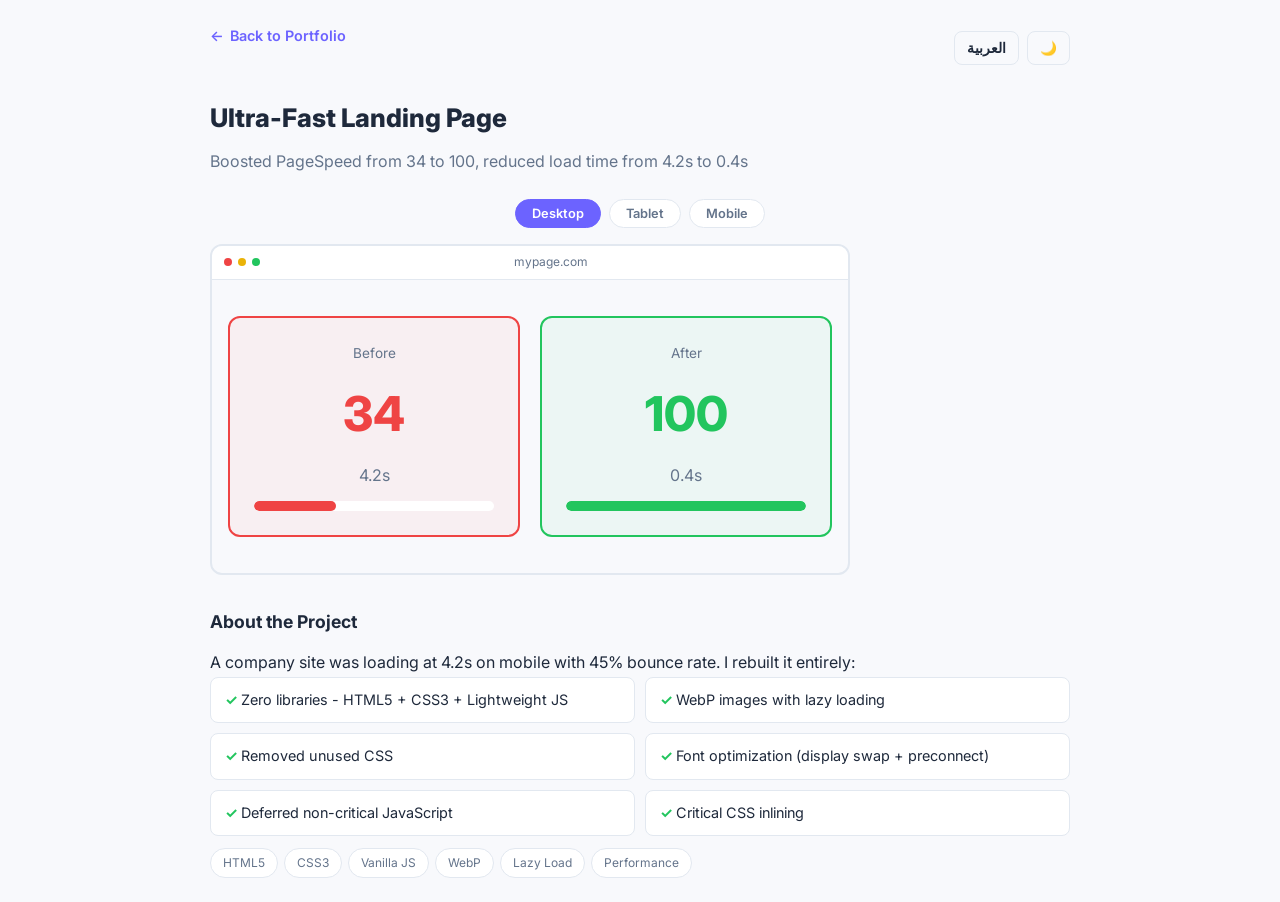
<file: project-1.html>
<!DOCTYPE html>
<html lang="en" dir="ltr" data-theme="light">
<head>
  <meta charset="UTF-8">
  <meta name="viewport" content="width=device-width, initial-scale=1.0">
  <title lang="ar">لاندينج بيج فائقة السرعة | علاء محمد</title>
  <title lang="en" hidden>Speed Landing Page | Alaa Mohamed</title>
  <link rel="preconnect" href="https://fonts.googleapis.com">
  <link rel="preconnect" href="https://fonts.gstatic.com" crossorigin>
  <link href="https://fonts.googleapis.com/css2?family=Cairo:wght@400;500;600;700;800&family=Inter:wght@400;500;600;700&display=swap" rel="stylesheet">
  <link rel="stylesheet" href="styles/main.css">
  <style>
    .project-page {
      max-width: 900px; margin: 0 auto; padding: 24px 20px;
    }
    .project-page__back {
      display: inline-flex; align-items: center; gap: 6px;
      margin-bottom: 24px; font-size: 0.9rem; color: var(--primary);
      text-decoration: none; font-weight: 600;
    }
    .project-page__title {
      font-size: 1.6rem; font-weight: 800; margin-bottom: 8px;
    }
    .project-page__sub {
      color: var(--text-muted); margin-bottom: 24px;
    }
    .project-page__section-title {
      font-size: 1.1rem; font-weight: 700; margin-bottom: 12px; margin-top: 32px;
    }
    .feature-list {
      list-style: none; padding: 0; display: grid; grid-template-columns: 1fr 1fr; gap: 10px;
    }
    .feature-list li {
      padding: 10px 14px; background: var(--bg-alt); border-radius: 8px;
      font-size: 0.9rem; border: 1px solid var(--card-border);
    }
    .feature-list li::before { content: "✓ "; color: #22c55e; font-weight: 700; }

    .speed-compare {
      display: grid; grid-template-columns: 1fr 1fr; gap: 20px; margin: 20px 0;
    }
    .speed-compare__card {
      border-radius: 12px; padding: 24px; text-align: center;
      border: 2px solid var(--card-border);
    }
    .speed-compare__card--before { border-color: #ef4444; background: rgba(239,68,68,0.05); }
    .speed-compare__card--after { border-color: #22c55e; background: rgba(34,197,94,0.05); }
    .speed-compare__label { font-size: 0.85rem; color: var(--text-muted); margin-bottom: 8px; }
    .speed-compare__score { font-size: 3rem; font-weight: 800; margin: 8px 0; }
    .speed-compare__score--before { color: #ef4444; }
    .speed-compare__score--after { color: #22c55e; }
    .speed-compare__time { font-size: 1rem; color: var(--text-muted); }
    .speed-bar {
      height: 10px; border-radius: 5px; margin-top: 12px; overflow: hidden;
      background: var(--bg-alt);
    }
    .speed-bar__fill {
      height: 100%; border-radius: 5px; transition: width 2s ease;
    }
    .speed-bar__fill--before { width: 34%; background: #ef4444; }
    .speed-bar__fill--after { width: 100%; background: #22c55e; }
    .speed-bar__fill--animate { animation: fillBar 2s ease forwards; }
    @keyframes fillBar { from { width: 0; } }

    .tags { display: flex; flex-wrap: wrap; gap: 6px; margin-top: 12px; }
    .tags span {
      padding: 4px 12px; border-radius: 20px; font-size: 0.75rem;
      background: var(--bg-alt); border: 1px solid var(--card-border); color: var(--text-muted);
    }

    [data-theme="dark"] .device-frame { border-color: #333; }
    [data-theme="dark"] .speed-compare__card--before { background: rgba(239,68,68,0.1); }
    [data-theme="dark"] .speed-compare__card--after { background: rgba(34,197,94,0.1); }

    .device-frame.mobile .speed-compare { grid-template-columns: 1fr; }
    .device-frame.mobile .feature-list { grid-template-columns: 1fr; }
    .device-frame.mobile .project-page__title { font-size: 1.2rem; }
    .device-frame.mobile .project-page__sub { font-size: 0.8rem; }
    .device-frame.mobile .speed-compare__card { padding: 16px; }
    .device-frame.mobile .speed-compare__score { font-size: 2rem; }
    .device-frame.mobile { font-size: 0.85rem; }

    @media (max-width: 600px) {
      .speed-compare { grid-template-columns: 1fr; }
      .feature-list { grid-template-columns: 1fr; }
    }
  </style>
</head>
<body>
  <div class="project-page">
    <div style="display:flex;justify-content:space-between;align-items:center;flex-wrap:wrap;gap:12px;margin-bottom:24px;">
      <a href="index.html" class="project-page__back">← <span lang="ar">العودة إلى المعرض</span><span lang="en" hidden>Back to Portfolio</span></a>
      <div style="display:flex;gap:8px;">
        <button class="btn-icon" id="langToggle" aria-label="English">EN</button>
        <button class="btn-icon" id="themeToggle" aria-label="Theme">🌓</button>
      </div>
    </div>

    <h1 class="project-page__title" lang="ar">لاندينج بيج فائقة السرعة</h1>
    <h1 class="project-page__title" lang="en" hidden>Ultra-Fast Landing Page</h1>
    <p class="project-page__sub" lang="ar">رفع الأداء من 34 إلى 100 في PageSpeed، وتقليل زمن التحميل من 4.2 ثانية إلى 0.4 ثانية</p>
    <p class="project-page__sub" lang="en" hidden>Boosted PageSpeed from 34 to 100, reduced load time from 4.2s to 0.4s</p>

    <div class="device-switcher">
      <button class="active" data-device="desktop"><span lang="ar">حاسوب</span><span lang="en" hidden>Desktop</span></button>
      <button data-device="tablet"><span lang="ar">جهاز لوحي</span><span lang="en" hidden>Tablet</span></button>
      <button data-device="mobile"><span lang="ar">جوال</span><span lang="en" hidden>Mobile</span></button>
    </div>

    <div class="device-frame desktop">
      <div class="device-frame__bar">
        <span class="device-frame__dot"></span>
        <span class="device-frame__dot"></span>
        <span class="device-frame__dot"></span>
        <span style="flex:1;text-align:center;font-size:0.75rem;color:var(--text-muted)">mypage.com</span>
      </div>
      <div class="device-frame__body">
        <div class="speed-compare">
          <div class="speed-compare__card speed-compare__card--before">
            <div class="speed-compare__label"><span lang="ar">قبل التحسين</span><span lang="en" hidden>Before</span></div>
            <div class="speed-compare__score speed-compare__score--before">34</div>
            <div class="speed-compare__time">4.2s</div>
            <div class="speed-bar"><div class="speed-bar__fill speed-bar__fill--before speed-bar__fill--animate" style="animation-delay:0.5s"></div></div>
          </div>
          <div class="speed-compare__card speed-compare__card--after">
            <div class="speed-compare__label"><span lang="ar">بعد التحسين</span><span lang="en" hidden>After</span></div>
            <div class="speed-compare__score speed-compare__score--after">100</div>
            <div class="speed-compare__time">0.4s</div>
            <div class="speed-bar"><div class="speed-bar__fill speed-bar__fill--after speed-bar__fill--animate" style="animation-delay:1s"></div></div>
          </div>
        </div>
      </div>
    </div>

    <h2 class="project-page__section-title"><span lang="ar">نبذة عن المشروع</span><span lang="en" hidden>About the Project</span></h2>
    <p lang="ar">موقع شركة كان يحمل ببطء 4.2 ثانية على الموبيل، 45% من الزوار كانوا يغادرون قبل تحميل الصفحة بالكامل. قمت بإعادة بناء الموقع بالكامل:</p>
    <p lang="en" hidden>A company site was loading at 4.2s on mobile with 45% bounce rate. I rebuilt it entirely:</p>

    <ul class="feature-list">
      <li lang="ar">صفر مكتبات - HTML5 + CSS3 + JS خفيف</li>
      <li lang="en" hidden>Zero libraries - HTML5 + CSS3 + Lightweight JS</li>
      <li lang="ar">صور WebP مع تحميل كسول</li>
      <li lang="en" hidden>WebP images with lazy loading</li>
      <li lang="ar">تقليل CSS غير المستخدم</li>
      <li lang="en" hidden>Removed unused CSS</li>
      <li lang="ar">تحسين خطوط (display swap + preconnect)</li>
      <li lang="en" hidden>Font optimization (display swap + preconnect)</li>
      <li lang="ar">تأجيل JavaScript غير الضروري</li>
      <li lang="en" hidden>Deferred non-critical JavaScript</li>
      <li lang="ar">تحسين التحميل النقدي (Critical CSS)</li>
      <li lang="en" hidden>Critical CSS inlining</li>
    </ul>

    <div class="tags">
      <span>HTML5</span><span>CSS3</span><span>Vanilla JS</span><span>WebP</span><span>Lazy Load</span><span>Performance</span>
    </div>
  </div>

  <script>
    const state = {
      lang: localStorage.getItem('portfolio-lang') || 'en',
      theme: localStorage.getItem('portfolio-theme') || 'light',
    };
    const html = document.documentElement;

    function setLang(lang) {
      state.lang = lang;
      html.lang = lang;
      html.dir = lang === 'ar' ? 'rtl' : 'ltr';
      localStorage.setItem('portfolio-lang', lang);
      document.getElementById('langToggle').textContent = lang === 'ar' ? 'EN' : 'العربية';
      document.querySelectorAll('[lang]').forEach(el => { el.hidden = el.getAttribute('lang') !== lang; });
      const titleEl = document.querySelector('title[lang="' + lang + '"]');
      if (titleEl) document.title = titleEl.textContent;
      document.querySelectorAll('.speed-bar__fill--animate').forEach(el => {
        el.style.animation = 'none';
        el.offsetHeight;
        el.style.animation = '';
      });
    }

    function setTheme(theme) {
      state.theme = theme;
      html.setAttribute('data-theme', theme);
      localStorage.setItem('portfolio-theme', theme);
      document.getElementById('themeToggle').textContent = theme === 'light' ? '🌙' : '☀️';
    }

    document.getElementById('langToggle').addEventListener('click', () => setLang(state.lang === 'ar' ? 'en' : 'ar'));
    document.getElementById('themeToggle').addEventListener('click', () => setTheme(state.theme === 'light' ? 'dark' : 'light'));

    document.querySelectorAll('.device-switcher button').forEach(btn => {
      btn.addEventListener('click', () => {
        document.querySelectorAll('.device-switcher button').forEach(b => b.classList.remove('active'));
        btn.classList.add('active');
        const frame = document.querySelector('.device-frame');
        if (frame) frame.className = 'device-frame ' + btn.dataset.device;
      });
    });

    setLang(state.lang);
    setTheme(state.theme);
  </script>
</body>
</html>
</file>
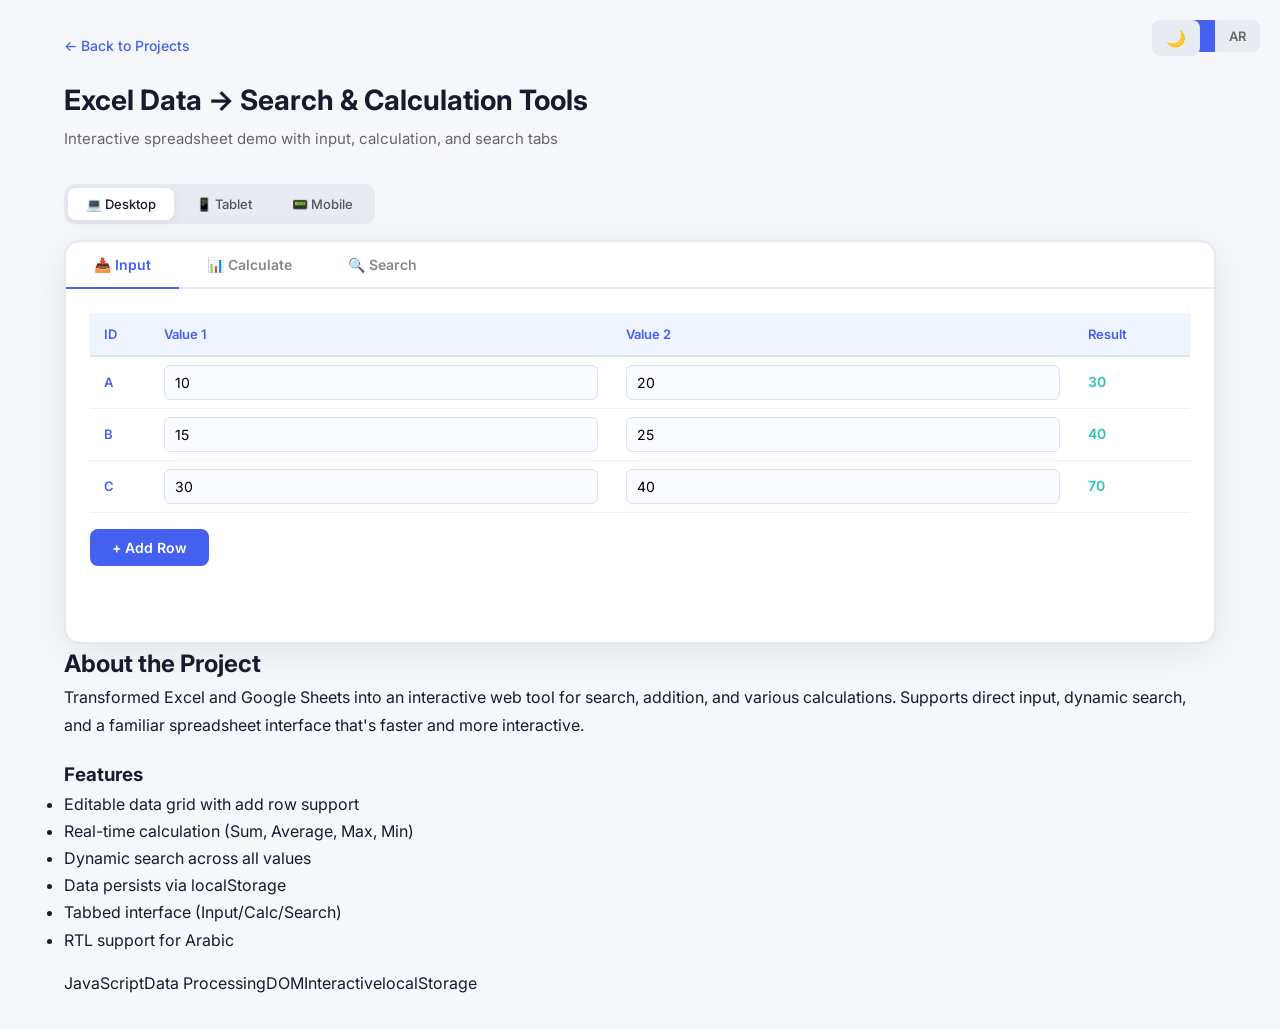
<file: project-3.html>
<!DOCTYPE html>
<html lang="en" dir="ltr" data-theme="light">
<head>
<meta charset="UTF-8">
<meta name="viewport" content="width=device-width, initial-scale=1.0">
<title>Excel Data → Search &amp; Calculation Tools · Sheets Interactive Demo</title>
<link rel="preconnect" href="https://fonts.googleapis.com">
<link rel="preconnect" href="https://fonts.gstatic.com" crossorigin>
<link href="https://fonts.googleapis.com/css2?family=Cairo:wght@400;600;700&family=Inter:wght@400;500;600;700&display=swap" rel="stylesheet">
<link rel="stylesheet" href="styles/main.css">
<style>
/* ========== RESET / BASE ========== */
*,*::before,*::after{box-sizing:border-box;margin:0;padding:0}
[data-theme="light"]{--sheets-bg:#f5f7fa;--sheets-text:#1a1a2e;--sheets-card:#fff;--sheets-border:#e8ecf2;--sheets-input:#fafbff;--sheets-alt:#e8ecf2;--sheets-muted:#666}
[data-theme="dark"]{--sheets-bg:#0f0f1a;--sheets-text:#e0e0e0;--sheets-card:#1a1a2e;--sheets-border:#2a2a40;--sheets-input:#1e1e30;--sheets-alt:#1e1e30;--sheets-muted:#999}
body{font-family:'Inter','Cairo',sans-serif;background:var(--sheets-bg);color:var(--sheets-text);transition:background .3s,color .3s;min-height:100vh}
a{color:#4361ee;text-decoration:none}
a:hover{text-decoration:underline}

/* ========== PROJECT PAGE LAYOUT ========== */
.project-page{max-width:1200px;margin:0 auto;padding:32px 24px}
.back-link{display:inline-flex;align-items:center;gap:8px;font-size:14px;color:#4361ee;margin-bottom:24px;font-weight:500;transition:gap .2s}
.back-link:hover{gap:12px;text-decoration:none}
.project-title{font-size:28px;font-weight:700;margin-bottom:8px;line-height:1.3}
.project-subtitle{font-size:15px;color:#666;margin-bottom:32px;transition:color .3s}
[data-theme="dark"] .project-subtitle{color:var(--sheets-muted)}

/* ========== DEVICE SWITCHER ========== */
.device-switcher{display:flex;gap:4px;margin-bottom:16px;background:#e8ecf2;padding:4px;border-radius:10px;width:fit-content;transition:background .3s}
[data-theme="dark"] .device-switcher{background:var(--sheets-alt)}
.device-switcher button{background:transparent;border:none;padding:8px 18px;border-radius:8px;cursor:pointer;font-size:13px;font-weight:500;color:#555;transition:all .2s;font-family:inherit}
[data-theme="dark"] .device-switcher button{color:var(--sheets-muted)}
.device-switcher button.active{background:#fff;color:#1a1a2e;box-shadow:0 2px 8px rgba(0,0,0,.08)}
[data-theme="dark"] .device-switcher button.active{background:var(--sheets-card);color:var(--sheets-text);box-shadow:0 2px 8px rgba(0,0,0,.2)}
.device-switcher button:hover:not(.active){color:#1a1a2e}
[data-theme="dark"] .device-switcher button:hover:not(.active){color:var(--sheets-text)}

/* ========== DEVICE FRAME ========== */
.device-frame{background:#fff;border-radius:16px;box-shadow:0 8px 40px rgba(0,0,0,.08);overflow:hidden;transition:all .4s ease;width:100%;margin:0 auto}
[data-theme="dark"] .device-frame{background:var(--sheets-card);box-shadow:0 8px 40px rgba(0,0,0,.3)}
.device-frame[data-device="tablet"]{max-width:768px}
.device-frame[data-device="mobile"]{max-width:400px}
.device-content{padding:0;min-height:400px}

/* ========== LANGUAGE TOGGLE ========== */
.lang-toggle{position:fixed;top:20px;right:20px;z-index:999;display:flex;gap:0;background:#e8ecf2;border-radius:8px;overflow:hidden;transition:background .3s}
[data-theme="dark"] .lang-toggle{background:var(--sheets-alt)}
.lang-toggle button{background:transparent;border:none;padding:8px 14px;cursor:pointer;font-size:13px;font-weight:600;color:#666;transition:all .2s;font-family:inherit}
.lang-toggle button.active{background:#4361ee;color:#fff}
.lang-toggle button:hover:not(.active){color:#1a1a2e}
[data-theme="dark"] .lang-toggle button:hover:not(.active){color:var(--sheets-text)}

/* theme toggle */
.theme-toggle{position:fixed;top:20px;right:80px;z-index:999;background:#e8ecf2;border:none;border-radius:8px;padding:8px 14px;cursor:pointer;font-size:16px;transition:all .3s}
[data-theme="dark"] .theme-toggle{background:var(--sheets-alt)}
.theme-toggle:hover{transform:scale(1.05)}

/* ========== SHEETS DEMO ========== */
.sheet-container{font-family:'Inter','Cairo',sans-serif}
.sheet-tabs{display:flex;border-bottom:2px solid #e8ecf2;transition:border-color .3s}
[data-theme="dark"] .sheet-tabs{border-color:var(--sheets-border)}
.sheet-tab{background:transparent;border:none;padding:14px 28px;cursor:pointer;font-size:14px;font-weight:600;color:#888;transition:all .2s;border-bottom:2px solid transparent;margin-bottom:-2px;font-family:inherit}
[data-theme="dark"] .sheet-tab{color:var(--sheets-muted)}
.sheet-tab.active{color:#4361ee;border-bottom-color:#4361ee}
.sheet-tab:hover:not(.active){color:#1a1a2e}
[data-theme="dark"] .sheet-tab:hover:not(.active){color:var(--sheets-text)}
.sheet-panel{display:none;padding:24px}
.sheet-panel.active{display:block}

/* ===== Input Tab ===== */
.sheet-grid{width:100%;border-collapse:collapse;font-size:14px}
.sheet-grid th{background:#f0f4ff;padding:10px 14px;text-align:left;font-weight:600;font-size:13px;color:#4361ee;border-bottom:2px solid #dde3f0;transition:background .3s,border-color .3s,color .3s}
[data-theme="dark"] .sheet-grid th{background:var(--sheets-input);border-color:var(--sheets-border);color:#6d8aff}
.sheet-grid td{padding:8px 14px;border-bottom:1px solid #eef2f7;transition:border-color .3s}
[data-theme="dark"] .sheet-grid td{border-color:var(--sheets-border)}
.sheet-grid td:first-child{font-weight:600;color:#4361ee;width:60px}
.sheet-grid .cell-input{width:100%;border:1px solid #dde3f0;border-radius:6px;padding:8px 10px;font-size:14px;font-family:inherit;background:#fafbff;transition:all .2s;outline:none}
[data-theme="dark"] .sheet-grid .cell-input{background:var(--sheets-input);border-color:var(--sheets-border);color:var(--sheets-text)}
.sheet-grid .cell-input:focus{border-color:#4361ee;box-shadow:0 0 0 3px rgba(67,97,238,.12)}
[data-theme="dark"] .sheet-grid .cell-input:focus{box-shadow:0 0 0 3px rgba(67,97,238,.2)}
.sheet-grid .result-cell{font-weight:600;color:#2ec4b6}
.sheet-grid .row-id{font-weight:700;font-size:13px;color:#4361ee;letter-spacing:.5px}
.btn-add{display:inline-flex;align-items:center;gap:8px;margin-top:16px;padding:10px 22px;background:#4361ee;color:#fff;border:none;border-radius:8px;cursor:pointer;font-size:14px;font-weight:600;transition:background .2s,transform .1s;font-family:inherit}
.btn-add:hover{background:#3651d4}
.btn-add:active{transform:scale(.97)}

/* ===== Calculate Tab ===== */
.calc-grid{display:grid;grid-template-columns:repeat(auto-fit,minmax(180px,1fr));gap:16px}
.calc-card{background:#f8faff;border-radius:12px;padding:20px;text-align:center;border:1px solid #eef2f7;transition:background .3s,border-color .3s,transform .2s}
[data-theme="dark"] .calc-card{background:var(--sheets-input);border-color:var(--sheets-border)}
.calc-card:hover{transform:translateY(-2px)}
.calc-card .calc-label{font-size:12px;font-weight:600;text-transform:uppercase;letter-spacing:.5px;color:#888;margin-bottom:6px;transition:color .3s}
[data-theme="dark"] .calc-card .calc-label{color:var(--sheets-muted)}
.calc-card .calc-value{font-size:32px;font-weight:700;color:#1a1a2e;transition:color .3s}
[data-theme="dark"] .calc-card .calc-value{color:var(--sheets-text)}
.calc-card .calc-icon{font-size:24px;margin-bottom:8px}
.calc-card:nth-child(1) .calc-value{color:#4361ee}
.calc-card:nth-child(2) .calc-value{color:#2ec4b6}
.calc-card:nth-child(3) .calc-value{color:#e76f51}
.calc-card:nth-child(4) .calc-value{color:#e9c46a}
.calc-card:nth-child(5) .calc-value{color:#2a9d8f}

/* ===== Search Tab ===== */
.search-wrapper{position:relative;margin-bottom:20px}
.search-wrapper input{width:100%;padding:12px 16px 12px 44px;border:2px solid #dde3f0;border-radius:10px;font-size:15px;font-family:inherit;background:#fafbff;transition:all .2s;outline:none}
[data-theme="dark"] .search-wrapper input{background:var(--sheets-input);border-color:var(--sheets-border);color:var(--sheets-text)}
.search-wrapper input:focus{border-color:#4361ee;box-shadow:0 0 0 4px rgba(67,97,238,.1)}
[data-theme="dark"] .search-wrapper input:focus{box-shadow:0 0 0 4px rgba(67,97,238,.15)}
.search-wrapper .search-icon{position:absolute;left:14px;top:50%;transform:translateY(-50%);font-size:16px;color:#999;pointer-events:none}
.search-status{font-size:13px;color:#888;margin-bottom:12px;transition:color .3s}
[data-theme="dark"] .search-status{color:var(--sheets-muted)}
.search-highlight{background:#fff3b0;padding:0 2px;border-radius:2px;transition:background .3s}
[data-theme="dark"] .search-highlight{background:#665d1e;color:#fff}

/* ========== RESPONSIVE ========== */
.device-frame[data-device="mobile"] .sheet-grid { font-size: 12px; }
.device-frame[data-device="mobile"] .sheet-grid th,
.device-frame[data-device="mobile"] .sheet-grid td { padding: 4px 6px; }
.device-frame[data-device="mobile"] .sheet-grid .cell-input { padding: 4px 6px; font-size: 12px; min-width: 0; }
.device-frame[data-device="mobile"] .sheet-tab { padding: 10px 8px; font-size: 11px; }
.device-frame[data-device="mobile"] .calc-grid { grid-template-columns: 1fr 1fr; gap: 8px; }
.device-frame[data-device="mobile"] .calc-card { padding: 12px; }
.device-frame[data-device="mobile"] .calc-card .calc-value { font-size: 22px; }

@media(max-width:768px){
  .project-page{padding:20px 16px}
  .project-title{font-size:22px}
  .sheet-tab{padding:12px 16px;font-size:13px}
  .sheet-panel{padding:16px}
  .calc-grid{grid-template-columns:repeat(2,1fr)}
  .lang-toggle,.theme-toggle{top:12px}
  .lang-toggle{right:12px}
  .theme-toggle{right:70px}
  .sheet-grid { font-size: 13px; overflow-x: auto; display: block; }
  .sheet-grid th, .sheet-grid td { padding: 6px 8px; }
}
.device-frame[data-device="mobile"] .calc-grid { grid-template-columns: 1fr; }
@media(max-width:480px){
  .calc-grid{grid-template-columns:1fr}
  .sheet-grid th,.sheet-grid td{padding:6px 8px;font-size:13px}
  .sheet-grid .cell-input{padding:6px 8px;font-size:13px}
}
</style>
</head>
<body>

<!-- language toggle -->
<div class="lang-toggle" role="group" aria-label="Language switch">
  <button data-lang="en" class="active" title="English">EN</button>
  <button data-lang="ar" title="العربية">AR</button>
</div>
<!-- theme toggle -->
<button class="theme-toggle" id="themeToggle" title="Toggle dark/light mode">🌙</button>

<div class="project-page">

  <!-- back link -->
  <a href="index.html" class="back-link">
    <span lang="en">← Back to Projects</span>
    <span lang="ar">← العودة إلى المشاريع</span>
  </a>

  <!-- title -->
  <h1 class="project-title">
    <span lang="en">Excel Data → Search &amp; Calculation Tools</span>
    <span lang="ar">بيانات إكسل → أدوات البحث والحساب</span>
  </h1>
  <p class="project-subtitle">
    <span lang="en">Interactive spreadsheet demo with input, calculation, and search tabs</span>
    <span lang="ar">عرض تفاعلي لجداول البيانات مع علامات تبويب الإدخال والحساب والبحث</span>
  </p>

  <!-- device switcher -->
  <div class="device-switcher" role="group" aria-label="Device view">
    <button data-device="desktop" class="active" title="Desktop view">
      <span lang="en">💻 Desktop</span><span lang="ar">💻 حاسوب</span>
    </button>
    <button data-device="tablet" title="Tablet view">
      <span lang="en">📱 Tablet</span><span lang="ar">📱 جهاز لوحي</span>
    </button>
    <button data-device="mobile" title="Mobile view">
      <span lang="en">📟 Mobile</span><span lang="ar">📟 جوال</span>
    </button>
  </div>

  <!-- device frame -->
  <div class="device-frame" data-device="desktop">
    <div class="device-content">

      <!-- ===== SHEETS DEMO ===== -->
      <div class="sheet-container">

        <!-- sheet tabs -->
        <div class="sheet-tabs">
          <button class="sheet-tab active" data-tab="input">
            <span lang="en">📥 Input</span><span lang="ar">📥 إدخال</span>
          </button>
          <button class="sheet-tab" data-tab="calculate">
            <span lang="en">📊 Calculate</span><span lang="ar">📊 حساب</span>
          </button>
          <button class="sheet-tab" data-tab="search">
            <span lang="en">🔍 Search</span><span lang="ar">🔍 بحث</span>
          </button>
        </div>

        <!-- ===== INPUT PANEL ===== -->
        <div class="sheet-panel active" id="panel-input">
          <table class="sheet-grid" id="inputGrid">
            <thead>
              <tr>
                <th><span lang="en">ID</span><span lang="ar">المعرف</span></th>
                <th><span lang="en">Value 1</span><span lang="ar">القيمة 1</span></th>
                <th><span lang="en">Value 2</span><span lang="ar">القيمة 2</span></th>
                <th><span lang="en">Result</span><span lang="ar">النتيجة</span></th>
              </tr>
            </thead>
            <tbody id="inputBody"></tbody>
          </table>
          <button class="btn-add" id="addRowBtn">
            <span lang="en">+ Add Row</span><span lang="ar">+ إضافة صف</span>
          </button>
        </div>

        <!-- ===== CALCULATE PANEL ===== -->
        <div class="sheet-panel" id="panel-calculate">
          <div class="calc-grid" id="calcGrid">
            <div class="calc-card">
              <div class="calc-icon">∑</div>
              <div class="calc-label" lang="en">Total Sum</div>
              <div class="calc-label" lang="ar">المجموع الكلي</div>
              <div class="calc-value" id="calcTotal">0</div>
            </div>
            <div class="calc-card">
              <div class="calc-icon">Ø</div>
              <div class="calc-label" lang="en">Average</div>
              <div class="calc-label" lang="ar">المتوسط</div>
              <div class="calc-value" id="calcAvg">0</div>
            </div>
            <div class="calc-card">
              <div class="calc-icon">▲</div>
              <div class="calc-label" lang="en">Maximum</div>
              <div class="calc-label" lang="ar">القيمة القصوى</div>
              <div class="calc-value" id="calcMax">0</div>
            </div>
            <div class="calc-card">
              <div class="calc-icon">▼</div>
              <div class="calc-label" lang="en">Minimum</div>
              <div class="calc-label" lang="ar">القيمة الدنيا</div>
              <div class="calc-value" id="calcMin">0</div>
            </div>
            <div class="calc-card">
              <div class="calc-icon">#</div>
              <div class="calc-label" lang="en">Row Count</div>
              <div class="calc-label" lang="ar">عدد الصفوف</div>
              <div class="calc-value" id="calcCount">0</div>
            </div>
          </div>
        </div>

        <!-- ===== SEARCH PANEL ===== -->
        <div class="sheet-panel" id="panel-search">
          <div class="search-wrapper">
            <span class="search-icon">🔍</span>
            <input type="text" id="searchInput" placeholder="" autocomplete="off">
          </div>
          <div class="search-status" id="searchStatus"></div>
          <table class="sheet-grid" id="searchGrid">
            <thead>
              <tr>
                <th><span lang="en">ID</span><span lang="ar">المعرف</span></th>
                <th><span lang="en">Value 1</span><span lang="ar">القيمة 1</span></th>
                <th><span lang="en">Value 2</span><span lang="ar">القيمة 2</span></th>
                <th><span lang="en">Result</span><span lang="ar">النتيجة</span></th>
              </tr>
            </thead>
            <tbody id="searchBody"></tbody>
          </table>
        </div>

      </div><!-- /sheet-container -->

    </div><!-- /device-content -->
  </div><!-- /device-frame -->

  <!-- about section -->
  <h2 class="project-page__section-title">
    <span lang="en">About the Project</span>
    <span lang="ar">نبذة عن المشروع</span>
  </h2>
  <p lang="en">Transformed Excel and Google Sheets into an interactive web tool for search, addition, and various calculations. Supports direct input, dynamic search, and a familiar spreadsheet interface that's faster and more interactive.</p>
  <p lang="ar">حوّلت ملفات Excel وGoogle Sheets إلى أداة ويب تفاعلية للبحث والجمع والحسابات المختلفة. يدعم الإدخال المباشر والبحث الديناميكي، مع واجهة تشبه جداول البيانات لكنها أسرع وأكثر تفاعلية.</p>

  <h3 class="project-page__section-title" style="margin-top:20px">
    <span lang="en">Features</span>
    <span lang="ar">المميزات</span>
  </h3>
  <ul class="feature-list">
    <li lang="en">Editable data grid with add row support</li><li lang="ar">جدول بيانات قابل للتعديل مع دعم إضافة صفوف</li>
    <li lang="en">Real-time calculation (Sum, Average, Max, Min)</li><li lang="ar">حساب فوري (مجموع، متوسط، أكبر، أصغر)</li>
    <li lang="en">Dynamic search across all values</li><li lang="ar">بحث ديناميكي في جميع القيم</li>
    <li lang="en">Data persists via localStorage</li><li lang="ar">البيانات تبقى محفوظة عبر localStorage</li>
    <li lang="en">Tabbed interface (Input/Calc/Search)</li><li lang="ar">واجهة بعلامات تبويب (إدخال/حساب/بحث)</li>
    <li lang="en">RTL support for Arabic</li><li lang="ar">دعم RTL للعربية</li>
  </ul>

  <div class="tags" style="margin-top:16px">
    <span>JavaScript</span><span>Data Processing</span><span>DOM</span><span>Interactive</span><span>localStorage</span>
  </div>

</div><!-- /project-page -->

<script>
(function() {
  'use strict';

  // ===== SETUP =====
  const STORAGE_KEY = 'sheets_demo_data';
  const DEFAULT_DATA = [
    { id: 'A', v1: 10, v2: 20 },
    { id: 'B', v1: 15, v2: 25 },
    { id: 'C', v1: 30, v2: 40 },
  ];

  let data = [];
  let currentLang = 'en';
  let searchQuery = '';

  // DOM refs
  const inputBody = document.getElementById('inputBody');
  const searchBody = document.getElementById('searchBody');
  const searchInput = document.getElementById('searchInput');
  const searchStatus = document.getElementById('searchStatus');
  const addRowBtn = document.getElementById('addRowBtn');

  // ===== DATA PERSISTENCE =====
  function loadData() {
    try {
      const stored = localStorage.getItem(STORAGE_KEY);
      if (stored) {
        data = JSON.parse(stored);
        if (Array.isArray(data) && data.length) return;
      }
    } catch (_) {}
    data = DEFAULT_DATA.map(r => ({ ...r }));
    saveData();
  }

  function saveData() {
    localStorage.setItem(STORAGE_KEY, JSON.stringify(data));
  }

  // ===== HELPERS =====
  function getResult(row) {
    return (Number(row.v1) || 0) + (Number(row.v2) || 0);
  }

  // generate next available letter ID
  function nextId() {
    const used = data.map(r => r.id).filter(id => /^[A-Z]$/.test(id));
    for (let i = 0; i < 26; i++) {
      const letter = String.fromCharCode(65 + i);
      if (!used.includes(letter)) return letter;
    }
    return 'Z' + (data.length + 1);
  }

  // ===== RENDER INPUT TABLE =====
  function renderInput() {
    const rows = data.map((row, idx) => {
      const result = getResult(row);
      return `<tr>
        <td class="row-id">${row.id}</td>
        <td><input class="cell-input" type="number" step="any" data-idx="${idx}" data-field="v1" value="${row.v1}" lang="en"></td>
        <td><input class="cell-input" type="number" step="any" data-idx="${idx}" data-field="v2" value="${row.v2}" lang="en"></td>
        <td class="result-cell">${result}</td>
      </tr>`;
    }).join('');
    inputBody.innerHTML = rows;

    // attach input events
    inputBody.querySelectorAll('.cell-input').forEach(inp => {
      inp.addEventListener('input', onCellEdit);
    });
  }

  // ===== CELL EDIT HANDLER =====
  function onCellEdit(e) {
    const inp = e.target;
    const idx = parseInt(inp.dataset.idx, 10);
    const field = inp.dataset.field;
    if (idx < 0 || idx >= data.length) return;
    data[idx][field] = inp.value === '' ? 0 : Number(inp.value);
    saveData();
    renderInput();
    renderCalc();
    renderSearch();
  }

  // ===== ADD ROW =====
  addRowBtn.addEventListener('click', function() {
    data.push({ id: nextId(), v1: 0, v2: 0 });
    saveData();
    renderInput();
    renderCalc();
    renderSearch();
  });

  // ===== RENDER CALCULATE =====
  function renderCalc() {
    const vals = data.map(r => getResult(r));
    const total = vals.reduce((a, b) => a + b, 0);
    const count = vals.length;
    const avg = count ? total / count : 0;
    const max = count ? Math.max(...vals) : 0;
    const min = count ? Math.min(...vals) : 0;

    document.getElementById('calcTotal').textContent = total.toFixed(1);
    document.getElementById('calcAvg').textContent = avg.toFixed(1);
    document.getElementById('calcMax').textContent = max.toFixed(1);
    document.getElementById('calcMin').textContent = min.toFixed(1);
    document.getElementById('calcCount').textContent = count;
  }

  // ===== RENDER SEARCH =====
  function renderSearch() {
    const q = searchQuery.trim().toLowerCase();
    let filtered = data;
    if (q) {
      filtered = data.filter(row => {
        return row.id.toLowerCase().includes(q)
          || String(row.v1).includes(q)
          || String(row.v2).includes(q)
          || String(getResult(row)).includes(q);
      });
    }

    const rows = filtered.map(row => {
      const result = getResult(row);
      return `<tr>
        <td class="row-id">${row.id}</td>
        <td>${highlight(row.v1, q)}</td>
        <td>${highlight(row.v2, q)}</td>
        <td class="result-cell">${highlight(result, q)}</td>
      </tr>`;
    }).join('');
    searchBody.innerHTML = rows;

    const total = filtered.length;
    const statusEl = searchStatus;
    if (!q) {
      statusEl.textContent = currentLang === 'ar'
        ? `عرض جميع الصفوف (${total})`
        : `Showing all rows (${total})`;
    } else {
      statusEl.textContent = currentLang === 'ar'
        ? `تم العثور على ${total} نتيجة`
        : `Found ${total} result${total !== 1 ? 's' : ''}`;
    }
  }

  function highlight(val, query) {
    if (!query) return val;
    const s = String(val);
    const idx = s.toLowerCase().indexOf(query);
    if (idx === -1) return s;
    return s.slice(0, idx)
      + '<span class="search-highlight">' + s.slice(idx, idx + query.length) + '</span>'
      + s.slice(idx + query.length);
  }

  // search input handler
  searchInput.addEventListener('input', function() {
    searchQuery = this.value;
    renderSearch();
  });

  // ===== SHEET TAB SWITCHING =====
  document.querySelectorAll('.sheet-tab').forEach(tab => {
    tab.addEventListener('click', function() {
      document.querySelectorAll('.sheet-tab').forEach(t => t.classList.remove('active'));
      document.querySelectorAll('.sheet-panel').forEach(p => p.classList.remove('active'));
      this.classList.add('active');
      const target = this.dataset.tab;
      document.getElementById('panel-' + target).classList.add('active');
      if (target === 'search') searchInput.focus();
    });
  });

  // ===== LANGUAGE TOGGLE =====
  document.querySelectorAll('[data-lang]').forEach(btn => {
    btn.addEventListener('click', function() {
      const lang = this.dataset.lang;
      setLanguage(lang);
    });
  });

  function setLanguage(lang) {
    currentLang = lang;
    document.documentElement.lang = lang;
    document.documentElement.dir = lang === 'ar' ? 'rtl' : 'ltr';

    document.querySelectorAll('[data-lang]').forEach(b => b.classList.remove('active'));
    document.querySelector(`[data-lang="${lang}"]`).classList.add('active');

    // show/hide
    document.querySelectorAll('[lang="en"], [lang="ar"]').forEach(el => {
      if (el.getAttribute('lang') === lang) {
        el.style.display = '';
      } else {
        el.style.display = 'none';
      }
    });

    // Update search placeholder
    searchInput.placeholder = lang === 'ar'
      ? 'ابحث في القيم...'
      : 'Search values...';

    // re-render search status
    renderSearch();

    const titleEl = document.querySelector('title[lang="' + lang + '"]');
    if (titleEl) document.title = titleEl.textContent;
    localStorage.setItem('sheets_demo_lang', lang);
  }

  // ===== DEVICE SWITCHER =====
  document.querySelectorAll('[data-device]').forEach(btn => {
    btn.addEventListener('click', function() {
      const device = this.dataset.device;
      document.querySelectorAll('[data-device]').forEach(b => b.classList.remove('active'));
      this.classList.add('active');
      const frame = document.querySelector('.device-frame');
      frame.dataset.device = device;
      localStorage.setItem('sheets_demo_device', device);
    });
  });

  // ===== THEME TOGGLE =====
  const themeBtn = document.getElementById('themeToggle');
  themeBtn.addEventListener('click', function() {
    const html = document.documentElement;
    const isDark = html.getAttribute('data-theme') === 'dark';
    html.setAttribute('data-theme', isDark ? 'light' : 'dark');
    this.textContent = isDark ? '🌙' : '☀️';
    localStorage.setItem('sheets_demo_theme', isDark ? 'light' : 'dark');
  });

  // ===== INIT =====
  function init() {
    loadData();

    // restore language
    const savedLang = localStorage.getItem('sheets_demo_lang') || 'en';
    setLanguage(savedLang);

    // restore theme
    const savedTheme = localStorage.getItem('sheets_demo_theme');
    if (savedTheme === 'dark') {
      document.documentElement.setAttribute('data-theme', 'dark');
      themeBtn.textContent = '☀️';
    } else {
      document.documentElement.setAttribute('data-theme', 'light');
    }

    // restore device
    const savedDevice = localStorage.getItem('sheets_demo_device') || 'desktop';
    document.querySelectorAll('[data-device]').forEach(b => {
      b.classList.toggle('active', b.dataset.device === savedDevice);
    });
    document.querySelector('.device-frame').dataset.device = savedDevice;

    renderInput();
    renderCalc();
    renderSearch();
  }

  init();

})();
</script>
</body>
</html>
</file>
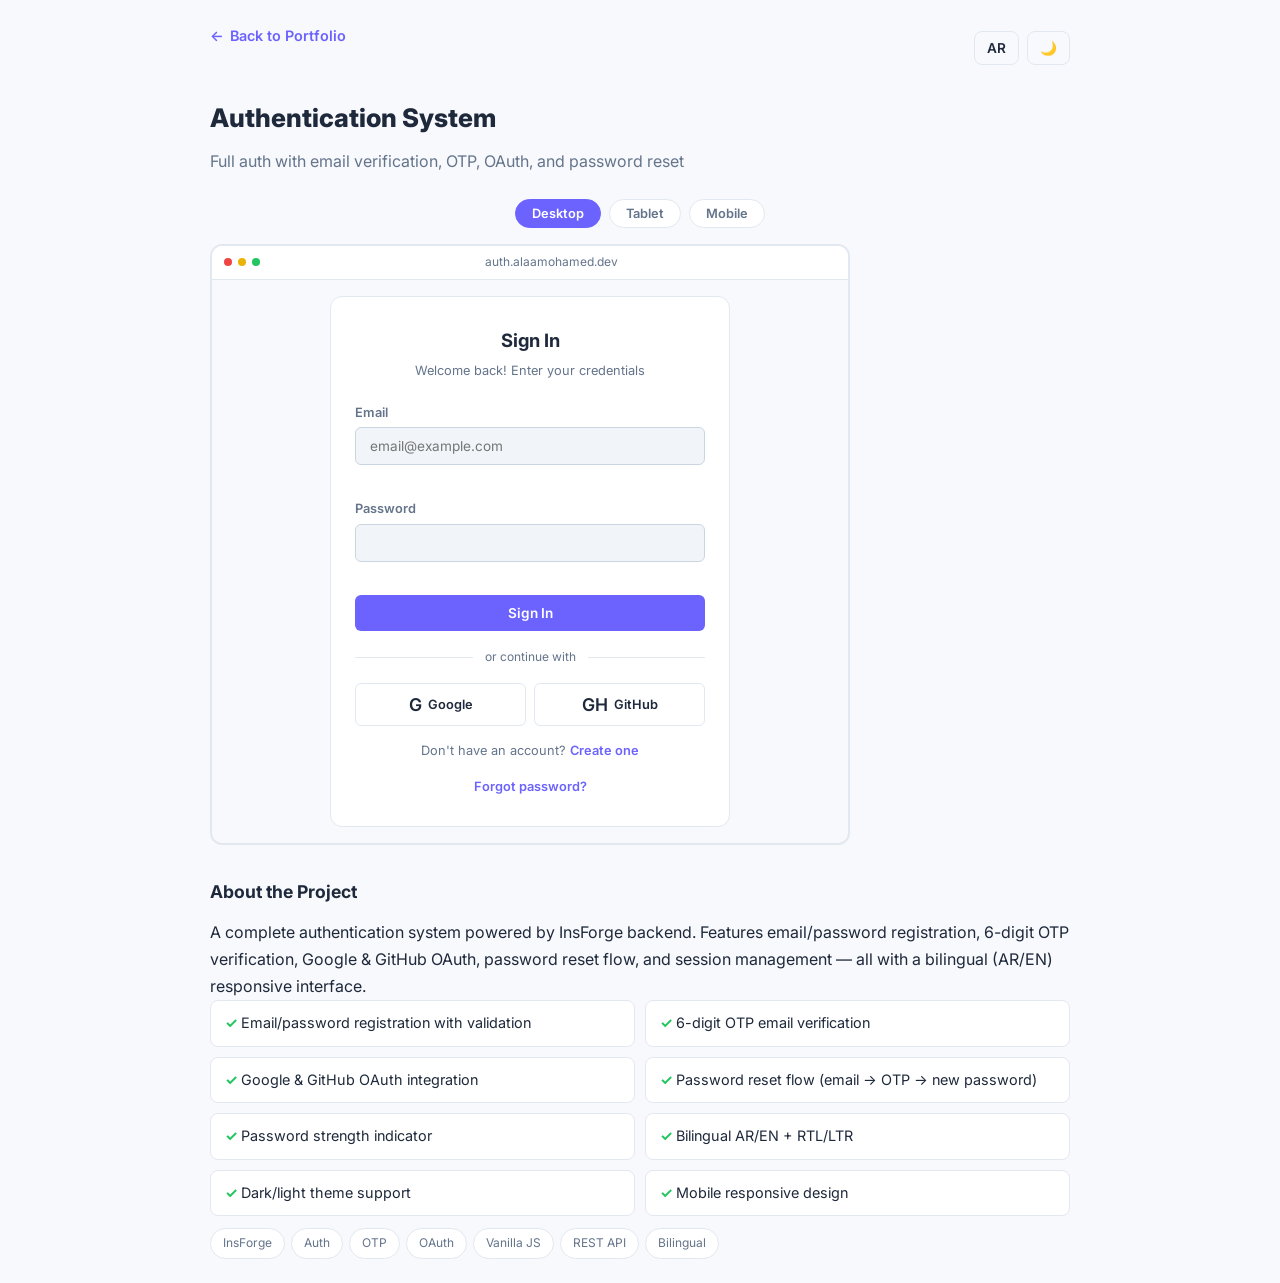
<file: project-6.html>
<!DOCTYPE html>
<html lang="en" dir="ltr" data-theme="light">
<head>
  <meta charset="UTF-8">
  <meta name="viewport" content="width=device-width, initial-scale=1.0">
  <title lang="en">Authentication System — Login + Email Verification | Alaa Mohamed</title>
  <title lang="ar" hidden>نظام التحقق — تسجيل الدخول + تأكيد البريد | علاء محمد</title>
  <link rel="preconnect" href="https://fonts.googleapis.com">
  <link rel="preconnect" href="https://fonts.gstatic.com" crossorigin>
  <link href="https://fonts.googleapis.com/css2?family=Cairo:wght@400;500;600;700;800&family=Inter:wght@400;500;600;700&display=swap" rel="stylesheet">
  <link rel="stylesheet" href="styles/main.css">
  <style>
    .project-page { max-width: 900px; margin: 0 auto; padding: 24px 20px; }
    .project-page__back { display: inline-flex; align-items: center; gap: 6px; margin-bottom: 24px; font-size: 0.9rem; color: var(--primary); text-decoration: none; font-weight: 600; }
    .project-page__title { font-size: 1.6rem; font-weight: 800; margin-bottom: 8px; }
    .project-page__sub { color: var(--text-muted); margin-bottom: 24px; }
    .project-page__section-title { font-size: 1.1rem; font-weight: 700; margin-bottom: 12px; margin-top: 32px; }
    .feature-list { list-style: none; padding: 0; display: grid; grid-template-columns: 1fr 1fr; gap: 10px; }
    .feature-list li { padding: 10px 14px; background: var(--bg-alt); border-radius: 8px; font-size: 0.9rem; border: 1px solid var(--card-border); }
    .feature-list li::before { content: "✓ "; color: #22c55e; font-weight: 700; }
    .tags { display: flex; flex-wrap: wrap; gap: 6px; margin-top: 12px; }
    .tags span { padding: 4px 12px; border-radius: 20px; font-size: 0.75rem; background: var(--bg-alt); border: 1px solid var(--card-border); color: var(--text-muted); }

    .device-switcher { display: flex; gap: 8px; margin-bottom: 16px; justify-content: center; }
    .device-switcher button { padding: 6px 16px; border-radius: 20px; font-size: 0.8rem; font-weight: 600; border: 1px solid var(--card-border); background: var(--bg-alt); color: var(--text-muted); cursor: pointer; transition: all 0.3s; font-family: inherit; }
    .device-switcher button.active { background: var(--primary); color: white; border-color: var(--primary); }
    .device-frame { border: 2px solid var(--card-border); border-radius: var(--radius); overflow: hidden; width: 100%; transition: all 0.4s ease; }
    .device-frame.desktop { max-width: 640px; }
    .device-frame.tablet { max-width: 420px; }
    .device-frame.mobile { max-width: 320px; }
    .device-frame__bar { background: var(--bg-alt); padding: 6px 12px; display: flex; align-items: center; gap: 6px; border-bottom: 1px solid var(--card-border); }
    .device-frame__dot { width: 8px; height: 8px; border-radius: 50%; background: #ef4444; }
    .device-frame__dot:nth-child(2) { background: #eab308; }
    .device-frame__dot:nth-child(3) { background: #22c55e; }
    .device-frame__body { padding: 16px; display: flex; justify-content: center; }

    [data-theme="dark"] .device-frame { border-color: #333; }

    .device-frame.mobile .auth-card { padding: 16px; }
    .device-frame.mobile .auth-card__title { font-size: 1rem; }
    .device-frame.mobile .auth-input { padding: 8px 10px; font-size: 0.8rem; }
    .device-frame.mobile .auth-btn { padding: 8px; font-size: 0.8rem; }
    .device-frame.mobile .auth-otp-input { width: 32px; height: 36px; font-size: 0.95rem; }
    .device-frame.mobile .auth-otp-row { gap: 4px; }
    .device-frame.mobile .auth-oauth-btn { padding: 8px 12px; font-size: 0.75rem; }

    @media (max-width: 600px) {
      .feature-list { grid-template-columns: 1fr; }
    }

    .auth-wrapper {
      width: 100%; max-width: 400px;
    }
    .auth-card {
      background: var(--bg-alt); border-radius: var(--radius);
      border: 1px solid var(--card-border); padding: 28px 24px;
    }
    .auth-card__title {
      font-size: 1.15rem; font-weight: 700; text-align: center;
      margin-bottom: 4px;
    }
    .auth-card__sub {
      font-size: 0.8rem; color: var(--text-muted);
      text-align: center; margin-bottom: 20px;
    }
    .auth-field { margin-bottom: 14px; }
    .auth-field label {
      display: block; font-size: 0.8rem; font-weight: 600;
      margin-bottom: 4px; color: var(--text-muted);
    }
    .auth-input {
      width: 100%; padding: 10px 14px; border-radius: 6px;
      border: 1px solid var(--input-border); background: var(--input-bg);
      color: var(--text); font-size: 0.85rem; font-family: inherit;
      transition: border-color 0.2s, box-shadow 0.2s;
    }
    .auth-input:focus { outline: none; border-color: var(--primary); box-shadow: 0 0 0 2px var(--primary-glow); }
    .auth-input.error { border-color: #ef4444; }
    .auth-input.success { border-color: #22c55e; }
    .auth-error {
      font-size: 0.72rem; color: #ef4444; margin-top: 3px;
      min-height: 16px; display: block;
    }
    .auth-pw-strength {
      display: flex; gap: 3px; margin-top: 4px;
    }
    .auth-pw-bar {
      height: 3px; flex: 1; border-radius: 2px;
      background: var(--input-border); transition: background 0.3s;
    }
    .auth-pw-bar.active.weak { background: #ef4444; }
    .auth-pw-bar.active.medium { background: #eab308; }
    .auth-pw-bar.active.strong { background: #22c55e; }
    .auth-pw-text { font-size: 0.7rem; color: var(--text-muted); margin-top: 2px; }

    .auth-btn {
      width: 100%; padding: 10px; border-radius: 6px;
      background: var(--primary); color: white; font-weight: 600;
      font-size: 0.85rem; border: none; cursor: pointer;
      transition: background 0.2s, opacity 0.2s; font-family: inherit;
      display: flex; align-items: center; justify-content: center; gap: 8px;
    }
    .auth-btn:hover { background: var(--primary-hover); }
    .auth-btn:disabled { opacity: 0.5; cursor: not-allowed; }
    .auth-btn--outline {
      background: transparent; color: var(--primary);
      border: 1px solid var(--primary);
    }
    .auth-btn--outline:hover { background: var(--primary-glow); }
    .auth-btn--danger {
      background: #ef4444;
    }
    .auth-btn--danger:hover { background: #dc2626; }

    .auth-link {
      text-align: center; font-size: 0.8rem; color: var(--text-muted);
      margin-top: 14px;
    }
    .auth-link a {
      color: var(--primary); cursor: pointer; font-weight: 600;
    }
    .auth-link a:hover { text-decoration: underline; }
    .auth-divider {
      display: flex; align-items: center; gap: 12px;
      margin: 16px 0; color: var(--text-muted); font-size: 0.75rem;
    }
    .auth-divider::before, .auth-divider::after {
      content: ''; flex: 1; height: 1px; background: var(--card-border);
    }
    .auth-oauth { display: flex; gap: 8px; }
    .auth-oauth-btn {
      flex: 1; padding: 10px; border-radius: 6px;
      border: 1px solid var(--card-border); background: var(--bg-alt);
      cursor: pointer; font-size: 0.8rem; font-weight: 600;
      transition: all 0.2s; font-family: inherit; color: var(--text);
      display: flex; align-items: center; justify-content: center; gap: 6px;
    }
    .auth-oauth-btn:hover { background: var(--primary-glow); border-color: var(--primary); }
    .auth-oauth-icon { font-size: 1.1rem; }

    .auth-spinner {
      width: 16px; height: 16px; border: 2px solid rgba(255,255,255,0.3);
      border-top-color: white; border-radius: 50%;
      animation: authSpin 0.6s linear infinite; display: none;
    }
    .auth-btn.loading .auth-spinner { display: inline-block; }
    .auth-btn.loading .auth-btn-text { display: none; }
    @keyframes authSpin { to { transform: rotate(360deg); } }

    .auth-otp-row {
      display: flex; gap: 6px; justify-content: center; margin: 16px 0;
    }
    .auth-otp-input {
      width: 40px; height: 44px; text-align: center; font-size: 1.15rem;
      font-weight: 700; border: 2px solid var(--input-border);
      border-radius: 6px; background: var(--input-bg); color: var(--text);
      font-family: inherit; transition: border-color 0.2s;
    }
    .auth-otp-input:focus { outline: none; border-color: var(--primary); box-shadow: 0 0 0 2px var(--primary-glow); }
    .auth-otp-input.filled { border-color: #22c55e; }
    .auth-otp-input.error { border-color: #ef4444; }

    .auth-resend { text-align: center; font-size: 0.78rem; color: var(--text-muted); margin-bottom: 12px; }
    .auth-resend a { color: var(--primary); cursor: pointer; font-weight: 600; }
    .auth-resend a:disabled { opacity: 0.5; cursor: not-allowed; }
    .auth-resend-timer { color: var(--text-muted); }

    .auth-success {
      display: flex; flex-direction: column; align-items: center;
      padding: 20px 0; text-align: center;
    }
    .auth-success__icon {
      width: 56px; height: 56px; border-radius: 50%;
      background: rgba(34,197,94,0.15); color: #22c55e;
      font-size: 1.6rem; display: flex; align-items: center;
      justify-content: center; margin-bottom: 12px;
    }
    .auth-success__title { font-weight: 700; font-size: 1.05rem; margin-bottom: 4px; }
    .auth-success__sub { font-size: 0.82rem; color: var(--text-muted); margin-bottom: 16px; }

    .auth-dashboard {
      text-align: center; padding: 8px 0;
    }
    .auth-dashboard__avatar {
      width: 64px; height: 64px; border-radius: 50%;
      background: var(--primary-glow); color: var(--primary);
      font-size: 1.5rem; font-weight: 700; display: flex;
      align-items: center; justify-content: center; margin: 0 auto 12px;
    }
    .auth-dashboard__email { font-size: 0.85rem; color: var(--text-muted); margin-bottom: 4px; }
    .auth-dashboard__name { font-weight: 700; font-size: 1.05rem; margin-bottom: 16px; }
    .auth-dashboard__badge {
      display: inline-block; padding: 3px 10px; border-radius: 20px;
      font-size: 0.7rem; font-weight: 600; margin-bottom: 16px;
    }
    .auth-dashboard__badge.verified { background: rgba(34,197,94,0.15); color: #22c55e; }
    .auth-dashboard__badge.unverified { background: rgba(239,68,68,0.15); color: #ef4444; }
    .auth-dashboard__actions { display: flex; gap: 8px; flex-direction: column; }

    .auth-panel { display: none; }
    .auth-panel.active { display: block; }

    .auth-back {
      background: none; border: none; color: var(--text-muted);
      cursor: pointer; font-size: 0.78rem; font-family: inherit;
      padding: 0; margin-top: 10px; display: block; width: 100%; text-align: center;
    }
    .auth-back:hover { color: var(--primary); text-decoration: underline; }

    .auth-toast {
      position: fixed; bottom: 24px; left: 50%; transform: translateX(-50%);
      background: var(--bg-card); border: 1px solid var(--card-border);
      border-radius: 8px; padding: 10px 20px; font-size: 0.82rem;
      box-shadow: var(--shadow-lg); z-index: 999;
      opacity: 0; transition: opacity 0.3s;
      pointer-events: none;
    }
    .auth-toast.show { opacity: 1; }
    .auth-toast.success { border-left: 3px solid #22c55e; }
    .auth-toast.error { border-left: 3px solid #ef4444; }
  </style>
</head>
<body>
  <div class="project-page">
    <div style="display:flex;justify-content:space-between;align-items:center;flex-wrap:wrap;gap:12px;margin-bottom:24px;">
      <a href="index.html" class="project-page__back">← <span lang="en">Back to Portfolio</span><span lang="ar" hidden>العودة إلى المعرض</span></a>
      <div style="display:flex;gap:8px;">
        <button class="btn-icon" id="langToggle" aria-label="العربية">AR</button>
        <button class="btn-icon" id="themeToggle" aria-label="Theme">🌓</button>
      </div>
    </div>

    <h1 class="project-page__title"><span lang="en">Authentication System</span><span lang="ar" hidden>نظام التحقق</span></h1>
    <p class="project-page__sub"><span lang="en">Full auth with email verification, OTP, OAuth, and password reset</span><span lang="ar" hidden>نظام كامل مع تأكيد البريد، رمز التحقق، الدخول الموحد، واستعادة كلمة المرور</span></p>

    <div class="device-switcher">
      <button class="active" data-device="desktop"><span lang="en">Desktop</span><span lang="ar" hidden>حاسوب</span></button>
      <button data-device="tablet"><span lang="en">Tablet</span><span lang="ar" hidden>جهاز لوحي</span></button>
      <button data-device="mobile"><span lang="en">Mobile</span><span lang="ar" hidden>جوال</span></button>
    </div>

    <div class="device-frame desktop">
      <div class="device-frame__bar">
        <span class="device-frame__dot"></span>
        <span class="device-frame__dot"></span>
        <span class="device-frame__dot"></span>
        <span style="flex:1;text-align:center;font-size:0.75rem;color:var(--text-muted)">auth.alaamohamed.dev</span>
      </div>
      <div class="device-frame__body">
        <div class="auth-wrapper" id="authApp">

          <!-- ===== PANEL: Sign In ===== -->
          <div class="auth-panel active" id="panel-signin">
            <div class="auth-card">
              <div class="auth-card__title"><span lang="en">Sign In</span><span lang="ar" hidden>تسجيل الدخول</span></div>
              <div class="auth-card__sub"><span lang="en">Welcome back! Enter your credentials</span><span lang="ar" hidden">مرحباً بعودتك! أدخل بيانات الدخول</span></div>

              <div class="auth-field">
                <label><span lang="en">Email</span><span lang="ar" hidden>البريد الإلكتروني</span></label>
                <input class="auth-input" id="si-email" type="email" autocomplete="email" placeholder="email@example.com" dir="ltr">
                <span class="auth-error" id="si-email-err"></span>
              </div>
              <div class="auth-field">
                <label><span lang="en">Password</span><span lang="ar" hidden>كلمة المرور</span></label>
                <input class="auth-input" id="si-pass" type="password" autocomplete="current-password" dir="ltr">
                <span class="auth-error" id="si-pass-err"></span>
              </div>

              <button class="auth-btn" id="si-submit">
                <span class="auth-spinner"></span>
                <span class="auth-btn-text"><span lang="en">Sign In</span><span lang="ar" hidden>تسجيل الدخول</span></span>
              </button>

              <div class="auth-divider"><span lang="en">or continue with</span><span lang="ar" hidden>أو تابع بواسطة</span></div>
              <div class="auth-oauth">
                <button class="auth-oauth-btn" data-oauth="google"><span class="auth-oauth-icon">G</span> Google</button>
                <button class="auth-oauth-btn" data-oauth="github"><span class="auth-oauth-icon">GH</span> GitHub</button>
              </div>

              <div class="auth-link">
                <span lang="en">Don't have an account?</span><span lang="ar" hidden>ليس لديك حساب؟</span>
                <a id="si-to-reg"><span lang="en">Create one</span><span lang="ar" hidden>إنشاء حساب</span></a>
              </div>
              <div class="auth-link">
                <a id="si-to-forgot"><span lang="en">Forgot password?</span><span lang="ar" hidden>نسيت كلمة المرور؟</span></a>
              </div>
            </div>
          </div>

          <!-- ===== PANEL: Sign Up ===== -->
          <div class="auth-panel" id="panel-register">
            <div class="auth-card">
              <div class="auth-card__title"><span lang="en">Create Account</span><span lang="ar" hidden>إنشاء حساب</span></div>
              <div class="auth-card__sub"><span lang="en">Fill in the details to get started</span><span lang="ar" hidden>املأ البيانات للبدء</span></div>

              <div class="auth-field">
                <label><span lang="en">Full Name</span><span lang="ar" hidden>الاسم الكامل</span></label>
                <input class="auth-input" id="reg-name" type="text" autocomplete="name">
                <span class="auth-error" id="reg-name-err"></span>
              </div>
              <div class="auth-field">
                <label><span lang="en">Email</span><span lang="ar" hidden>البريد الإلكتروني</span></label>
                <input class="auth-input" id="reg-email" type="email" autocomplete="email" placeholder="email@example.com" dir="ltr">
                <span class="auth-error" id="reg-email-err"></span>
              </div>
              <div class="auth-field">
                <label><span lang="en">Password</span><span lang="ar" hidden>كلمة المرور</span></label>
                <input class="auth-input" id="reg-pass" type="password" autocomplete="new-password" dir="ltr">
                <div class="auth-pw-strength" id="pw-strength">
                  <div class="auth-pw-bar" data-idx="0"></div>
                  <div class="auth-pw-bar" data-idx="1"></div>
                  <div class="auth-pw-bar" data-idx="2"></div>
                </div>
                <span class="auth-pw-text" id="pw-text"><span lang="en">Min 6 chars, number, upper, lower, special</span><span lang="ar" hidden>6 أحرف، رقم، كبير، صغير، رمز خاص</span></span>
                <span class="auth-error" id="reg-pass-err"></span>
              </div>

              <button class="auth-btn" id="reg-submit">
                <span class="auth-spinner"></span>
                <span class="auth-btn-text"><span lang="en">Create Account</span><span lang="ar" hidden>إنشاء حساب</span></span>
              </button>

              <div class="auth-link">
                <span lang="en">Already have an account?</span><span lang="ar" hidden>لديك حساب بالفعل؟</span>
                <a id="reg-to-si"><span lang="en">Sign in</span><span lang="ar" hidden>تسجيل الدخول</span></a>
              </div>
            </div>
          </div>

          <!-- ===== PANEL: Verify Email (OTP) ===== -->
          <div class="auth-panel" id="panel-verify">
            <div class="auth-card">
              <div class="auth-card__title"><span lang="en">Verify Your Email</span><span lang="ar" hidden>تأكيد البريد الإلكتروني</span></div>
              <div class="auth-card__sub">
                <span lang="en">Enter the 6-digit code sent to</span><span lang="ar" hidden">أدخل الرمز المكون من 6 أرقام المرسل إلى</span>
                <strong id="verify-email-display"></strong>
              </div>

              <div class="auth-otp-row" id="otp-row">
                <input class="auth-otp-input" type="text" maxlength="1" inputmode="numeric" pattern="[0-9]" autocomplete="one-time-code" data-idx="0">
                <input class="auth-otp-input" type="text" maxlength="1" inputmode="numeric" pattern="[0-9]" autocomplete="off" data-idx="1">
                <input class="auth-otp-input" type="text" maxlength="1" inputmode="numeric" pattern="[0-9]" autocomplete="off" data-idx="2">
                <input class="auth-otp-input" type="text" maxlength="1" inputmode="numeric" pattern="[0-9]" autocomplete="off" data-idx="3">
                <input class="auth-otp-input" type="text" maxlength="1" inputmode="numeric" pattern="[0-9]" autocomplete="off" data-idx="4">
                <input class="auth-otp-input" type="text" maxlength="1" inputmode="numeric" pattern="[0-9]" autocomplete="off" data-idx="5">
              </div>
              <span class="auth-error" id="verify-err" style="text-align:center;margin-bottom:10px;"></span>

              <button class="auth-btn" id="verify-submit">
                <span class="auth-spinner"></span>
                <span class="auth-btn-text"><span lang="en">Verify</span><span lang="ar" hidden>تأكيد</span></span>
              </button>

              <div class="auth-resend" id="resend-area">
                <span id="resend-text"><span lang="en">Didn't receive the code?</span><span lang="ar" hidden>لم يصلك الرمز؟</span></span>
                <a id="resend-link"><span lang="en">Resend</span><span lang="ar" hidden>إعادة إرسال</span></a>
                <span class="auth-resend-timer" id="resend-timer"></span>
              </div>

              <button class="auth-back" id="verify-back"><span lang="en">← Back</span><span lang="ar" hidden">→ رجوع</span></button>
            </div>
          </div>

          <!-- ===== PANEL: Forgot Password ===== -->
          <div class="auth-panel" id="panel-forgot">
            <div class="auth-card">
              <div class="auth-card__title"><span lang="en">Reset Password</span><span lang="ar" hidden>استعادة كلمة المرور</span></div>
              <div class="auth-card__sub"><span lang="en">Enter your email to receive a reset code</span><span lang="ar" hidden>أدخل بريدك الإلكتروني لاستلام رمز الاستعادة</span></div>

              <div class="auth-field">
                <label><span lang="en">Email</span><span lang="ar" hidden>البريد الإلكتروني</span></label>
                <input class="auth-input" id="fg-email" type="email" autocomplete="email" placeholder="email@example.com" dir="ltr">
                <span class="auth-error" id="fg-email-err"></span>
              </div>

              <button class="auth-btn" id="fg-submit">
                <span class="auth-spinner"></span>
                <span class="auth-btn-text"><span lang="en">Send Reset Code</span><span lang="ar" hidden>إرسال رمز الاستعادة</span></span>
              </button>

              <button class="auth-back" id="fg-back"><span lang="en">← Back to Sign In</span><span lang="ar" hidden">→ العودة لتسجيل الدخول</span></button>
            </div>
          </div>

          <!-- ===== PANEL: Reset OTP (enter reset code) ===== -->
          <div class="auth-panel" id="panel-reset-otp">
            <div class="auth-card">
              <div class="auth-card__title"><span lang="en">Enter Reset Code</span><span lang="ar" hidden">أدخل رمز الاستعادة</span></div>
              <div class="auth-card__sub">
                <span lang="en">6-digit code sent to</span><span lang="ar" hidden">الرمز المكون من 6 أرقام المرسل إلى</span>
                <strong id="reset-email-display"></strong>
              </div>

              <div class="auth-otp-row" id="reset-otp-row">
                <input class="auth-otp-input" type="text" maxlength="1" inputmode="numeric" pattern="[0-9]" autocomplete="off" data-idx="0">
                <input class="auth-otp-input" type="text" maxlength="1" inputmode="numeric" pattern="[0-9]" autocomplete="off" data-idx="1">
                <input class="auth-otp-input" type="text" maxlength="1" inputmode="numeric" pattern="[0-9]" autocomplete="off" data-idx="2">
                <input class="auth-otp-input" type="text" maxlength="1" inputmode="numeric" pattern="[0-9]" autocomplete="off" data-idx="3">
                <input class="auth-otp-input" type="text" maxlength="1" inputmode="numeric" pattern="[0-9]" autocomplete="off" data-idx="4">
                <input class="auth-otp-input" type="text" maxlength="1" inputmode="numeric" pattern="[0-9]" autocomplete="off" data-idx="5">
              </div>
              <span class="auth-error" id="reset-otp-err" style="text-align:center;margin-bottom:10px;"></span>

              <button class="auth-btn" id="reset-otp-submit">
                <span class="auth-spinner"></span>
                <span class="auth-btn-text"><span lang="en">Continue</span><span lang="ar" hidden>متابعة</span></span>
              </button>

              <button class="auth-back" id="reset-otp-back"><span lang="en">← Back</span><span lang="ar" hidden">→ رجوع</span></button>
            </div>
          </div>

          <!-- ===== PANEL: New Password ===== -->
          <div class="auth-panel" id="panel-newpass">
            <div class="auth-card">
              <div class="auth-card__title"><span lang="en">New Password</span><span lang="ar" hidden>كلمة مرور جديدة</span></div>
              <div class="auth-card__sub"><span lang="en">Choose a strong new password</span><span lang="ar" hidden>اختر كلمة مرور قوية جديدة</span></div>

              <div class="auth-field">
                <label><span lang="en">New Password</span><span lang="ar" hidden>كلمة المرور الجديدة</span></label>
                <input class="auth-input" id="np-pass" type="password" autocomplete="new-password" dir="ltr">
                <span class="auth-error" id="np-pass-err"></span>
              </div>
              <div class="auth-field">
                <label><span lang="en">Confirm Password</span><span lang="ar" hidden>تأكيد كلمة المرور</span></label>
                <input class="auth-input" id="np-confirm" type="password" autocomplete="new-password" dir="ltr">
                <span class="auth-error" id="np-confirm-err"></span>
              </div>

              <button class="auth-btn" id="np-submit">
                <span class="auth-spinner"></span>
                <span class="auth-btn-text"><span lang="en">Reset Password</span><span lang="ar" hidden>استعادة كلمة المرور</span></span>
              </button>
            </div>
          </div>

          <!-- ===== PANEL: Dashboard ===== -->
          <div class="auth-panel" id="panel-dashboard">
            <div class="auth-card">
              <div class="auth-dashboard">
                <div class="auth-dashboard__avatar" id="dash-avatar">👤</div>
                <div class="auth-dashboard__name" id="dash-name"></div>
                <div class="auth-dashboard__email" id="dash-email"></div>
                <div class="auth-dashboard__badge verified" id="dash-badge"><span lang="en">✓ Verified</span><span lang="ar" hidden>✓ تم التحقق</span></div>
                <div class="auth-dashboard__actions">
                  <button class="auth-btn auth-btn--danger" id="dash-signout">
                    <span lang="en">Sign Out</span><span lang="ar" hidden>تسجيل الخروج</span>
                  </button>
                </div>
              </div>
            </div>
          </div>

          <!-- ===== PANEL: Success (after verify / reset) ===== -->
          <div class="auth-panel" id="panel-success">
            <div class="auth-card">
              <div class="auth-success">
                <div class="auth-success__icon">✓</div>
                <div class="auth-success__title" id="success-title"><span lang="en">Success!</span><span lang="ar" hidden>تم بنجاح!</span></div>
                <div class="auth-success__sub" id="success-sub"><span lang="en">Your email has been verified</span><span lang="ar" hidden>تم تأكيد بريدك الإلكتروني</span></div>
                <button class="auth-btn" id="success-cta"><span lang="en">Continue</span><span lang="ar" hidden>متابعة</span></button>
              </div>
            </div>
          </div>

        </div>
      </div>
    </div>

    <h2 class="project-page__section-title"><span lang="en">About the Project</span><span lang="ar" hidden>نبذة عن المشروع</span></h2>
    <p lang="en">A complete authentication system powered by InsForge backend. Features email/password registration, 6-digit OTP verification, Google & GitHub OAuth, password reset flow, and session management — all with a bilingual (AR/EN) responsive interface.</p>
    <p lang="ar" hidden>نظام تحقق كامل يعمل بواسطة InsForge. يشمل التسجيل بالبريد وكلمة المرور، التحقق برمز OTP مكون من 6 أرقام، الدخول الموحد عبر Google و GitHub، استعادة كلمة المرور، وإدارة الجلسات — كل ذلك بواجهة ثنائية اللغة متجاوبة.</p>

    <ul class="feature-list">
      <li lang="en">Email/password registration with validation</li><li lang="ar" hidden>تسجيل بالبريد وكلمة المرور مع التحقق</li>
      <li lang="en">6-digit OTP email verification</li><li lang="ar" hidden>التحقق برمز OTP مكون من 6 أرقام</li>
      <li lang="en">Google & GitHub OAuth integration</li><li lang="ar" hidden>دعم الدخول الموحد Google و GitHub</li>
      <li lang="en">Password reset flow (email → OTP → new password)</li><li lang="ar" hidden>استعادة كلمة المرور (بريد → رمز → كلمة جديدة)</li>
      <li lang="en">Password strength indicator</li><li lang="ar" hidden>مؤشر قوة كلمة المرور</li>
      <li lang="en">Bilingual AR/EN + RTL/LTR</li><li lang="ar" hidden>ثنائي اللغة عربي/إنجليزي + RTL/LTR</li>
      <li lang="en">Dark/light theme support</li><li lang="ar" hidden>دعم الوضع الليلي/النهاري</li>
      <li lang="en">Mobile responsive design</li><li lang="ar" hidden>تصميم متجاوب للموبيل</li>
    </ul>

    <div class="tags">
      <span>InsForge</span><span>Auth</span><span>OTP</span><span>OAuth</span><span>Vanilla JS</span><span>REST API</span><span>Bilingual</span>
    </div>
  </div>

  <div class="auth-toast" id="toast"></div>

  <script>
    (function() {
      'use strict';

      const INS_BASE = 'https://ih9kxwm2.eu-central.insforge.app';
      const INS_ANON = 'eyJhbGciOiJIUzI1NiIsInR5cCI6IkpXVCJ9.eyJzdWIiOiIxMjM0NTY3OC0xMjM0LTU2NzgtOTBhYi1jZGVmMTIzNDU2NzgiLCJlbWFpbCI6ImFub25AaW5zZm9yZ2UuY29tIiwicm9sZSI6ImFub24iLCJpYXQiOjE3ODAxNDcxNjd9.MKXdkYOaSmXGechECwLZloVcKqhPRP6KiYdsAbabC-A';

      /* ===== STATE ===== */
      const state = {
        lang: localStorage.getItem('portfolio-lang') || 'en',
        theme: localStorage.getItem('portfolio-theme') || 'light',
        currentPanel: 'signin',
        pendingEmail: '',
        resetToken: '',
        csrfToken: '',
      };

      /* ===== I18n ===== */
      function applyLang() {
        document.querySelectorAll('[lang]').forEach(el => { el.hidden = el.getAttribute('lang') !== state.lang; });
        document.querySelectorAll('[data-ar]').forEach(el => { el.hidden = el.getAttribute('data-ar') !== state.lang; });
        document.querySelectorAll('[data-en]').forEach(el => { el.hidden = el.getAttribute('data-en') !== state.lang; });
        const titleEl = document.querySelector('title[lang="' + state.lang + '"]');
        if (titleEl) document.title = titleEl.textContent;
      }

      function setLang(lang) {
        state.lang = lang;
        document.documentElement.lang = lang;
        document.documentElement.dir = lang === 'ar' ? 'rtl' : 'ltr';
        localStorage.setItem('portfolio-lang', lang);
        document.getElementById('langToggle').textContent = lang === 'ar' ? 'EN' : 'AR';
        applyLang();
      }

      document.getElementById('langToggle').addEventListener('click', () => setLang(state.lang === 'ar' ? 'en' : 'ar'));

      function setTheme(theme) {
        state.theme = theme;
        document.documentElement.setAttribute('data-theme', theme);
        localStorage.setItem('portfolio-theme', theme);
        document.getElementById('themeToggle').textContent = theme === 'light' ? '🌙' : '☀️';
      }

      document.getElementById('themeToggle').addEventListener('click', () => setTheme(state.theme === 'light' ? 'dark' : 'light'));

      /* ===== Device Switcher ===== */
      document.querySelectorAll('.device-switcher button').forEach(btn => {
        btn.addEventListener('click', () => {
          document.querySelectorAll('.device-switcher button').forEach(b => b.classList.remove('active'));
          btn.classList.add('active');
          const frame = document.querySelector('.device-frame');
          if (frame) frame.className = 'device-frame ' + btn.dataset.device;
        });
      });

      /* ===== Toast ===== */
      function showToast(msg, type) {
        const t = document.getElementById('toast');
        t.textContent = msg;
        t.className = 'auth-toast ' + type + ' show';
        clearTimeout(t._hide);
        t._hide = setTimeout(() => t.classList.remove('show'), 3000);
      }

      /* ===== Panel Switching ===== */
      function showPanel(id) {
        document.querySelectorAll('.auth-panel').forEach(p => p.classList.remove('active'));
        const panel = document.getElementById('panel-' + id);
        if (panel) panel.classList.add('active');
        state.currentPanel = id;
      }

      /* ===== Loading State ===== */
      function setLoading(id, loading) {
        const btn = document.getElementById(id);
        if (!btn) return;
        btn.classList.toggle('loading', loading);
        btn.disabled = loading;
      }

      /* ===== API Helpers ===== */
      async function apiPost(path, body) {
        const headers = {
          'Content-Type': 'application/json',
          'Authorization': 'Bearer ' + INS_ANON,
        };
        if (state.csrfToken) headers['x-csrf-token'] = state.csrfToken;
        const res = await fetch(INS_BASE + path, { method: 'POST', headers, body: JSON.stringify(body) });
        const data = await res.json().catch(() => null);
        return { ok: res.ok, status: res.status, data };
      }

      async function apiGet(path) {
        const headers = {
          'Authorization': 'Bearer ' + INS_ANON,
        };
        if (state.csrfToken) headers['x-csrf-token'] = state.csrfToken;
        const res = await fetch(INS_BASE + path, { method: 'GET', headers });
        const data = await res.json().catch(() => null);
        return { ok: res.ok, status: res.status, data };
      }

      /* ===== Password Validation ===== */
      function validatePassword(pw) {
        const rules = {
          minLen: pw.length >= 6,
          hasNumber: /[0-9]/.test(pw),
          hasLower: /[a-z]/.test(pw),
          hasUpper: /[A-Z]/.test(pw),
          hasSpecial: /[^a-zA-Z0-9]/.test(pw),
        };
        const passed = Object.values(rules).filter(Boolean).length;
        let strength = 'weak';
        if (passed >= 5) strength = 'strong';
        else if (passed >= 3) strength = 'medium';
        const bars = document.querySelectorAll('.auth-pw-bar');
        bars.forEach((bar, i) => {
          bar.className = 'auth-pw-bar' + (i < passed ? ' active ' + strength : '');
        });
        document.getElementById('pw-text').textContent = state.lang === 'en'
          ? (passed >= 5 ? 'Strong password' : passed >= 3 ? 'Medium password' : 'Weak password — ' + Object.entries(rules).filter(([,v]) => !v).map(([k]) => k === 'minLen' ? '6+ chars' : k === 'hasNumber' ? 'number' : k === 'hasLower' ? 'lowercase' : k === 'hasUpper' ? 'uppercase' : 'special char').join(', '))
          : (passed >= 5 ? 'كلمة مرور قوية' : passed >= 3 ? 'كلمة مرور متوسطة' : 'كلمة ضعيفة — تحتاج ' + Object.entries(rules).filter(([,v]) => !v).map(([k]) => k === 'minLen' ? '6 أحرف' : k === 'hasNumber' ? 'رقم' : k === 'hasLower' ? 'حرف صغير' : k === 'hasUpper' ? 'حرف كبير' : 'رمز خاص').join(', '));
        return { valid: passed >= 3, rules };
      }

      // Password strength listener
      document.getElementById('reg-pass').addEventListener('input', function() {
        validatePassword(this.value);
        document.getElementById('reg-pass-err').textContent = '';
      });

      /* ===== OTP Input Handler ===== */
      function setupOtp(containerId) {
        const container = document.getElementById(containerId);
        if (!container) return;
        const inputs = container.querySelectorAll('.auth-otp-input');
        inputs.forEach((input, idx) => {
          input.addEventListener('input', function() {
            this.value = this.value.replace(/[^0-9]/g, '').slice(0, 1);
            this.classList.toggle('filled', !!this.value);
            this.classList.remove('error');
            if (this.value && idx < inputs.length - 1) inputs[idx + 1].focus();
          });
          input.addEventListener('keydown', function(e) {
            if ((e.key === 'Backspace' || e.key === 'Backward') && !this.value && idx > 0) {
              inputs[idx - 1].focus();
              inputs[idx - 1].value = '';
              inputs[idx - 1].classList.remove('filled');
            }
          });
          input.addEventListener('focus', function() { this.select(); });
        });
      }

      function getOtpValue(containerId) {
        const container = document.getElementById(containerId);
        if (!container) return '';
        return Array.from(container.querySelectorAll('.auth-otp-input')).map(i => i.value).join('');
      }

      function clearOtp(containerId) {
        const container = document.getElementById(containerId);
        if (!container) return;
        container.querySelectorAll('.auth-otp-input').forEach(i => { i.value = ''; i.classList.remove('filled', 'error'); });
      }

      function focusOtp(containerId) {
        const container = document.getElementById(containerId);
        if (!container) return;
        const first = container.querySelector('.auth-otp-input');
        if (first) first.focus();
      }

      setupOtp('otp-row');
      setupOtp('reset-otp-row');

      /* ===== RESEND TIMER ===== */
      let resendTimer = null;
      function startResendTimer(seconds) {
        const link = document.getElementById('resend-link');
        const timer = document.getElementById('resend-timer');
        link.style.pointerEvents = 'none';
        link.style.opacity = '0.5';
        let remaining = seconds;
        timer.textContent = ' (' + remaining + 's)';
        clearInterval(resendTimer);
        resendTimer = setInterval(() => {
          remaining--;
          if (remaining <= 0) {
            clearInterval(resendTimer);
            link.style.pointerEvents = '';
            link.style.opacity = '';
            timer.textContent = '';
          } else {
            timer.textContent = ' (' + remaining + 's)';
          }
        }, 1000);
      }

      /* ===== ERROR HELPERS ===== */
      function getApiErrorMessage(data, fallback) {
        if (!data) return fallback;
        if (data.error) {
          if (typeof data.error === 'string') return data.error;
          if (data.error.message) return data.error.message;
        }
        if (data.message) return data.message;
        return fallback;
      }

      /* =================================================================
       *  AUTH ACTIONS
       * ================================================================= */

      // ---- Sign Up ----
      document.getElementById('reg-submit').addEventListener('click', async function() {
        const name = document.getElementById('reg-name').value.trim();
        const email = document.getElementById('reg-email').value.trim();
        const pass = document.getElementById('reg-pass').value;
        let valid = true;

        document.getElementById('reg-name-err').textContent = '';
        document.getElementById('reg-email-err').textContent = '';
        document.getElementById('reg-pass-err').textContent = '';

        if (!name) { document.getElementById('reg-name-err').textContent = state.lang === 'en' ? 'Name is required' : 'الاسم مطلوب'; valid = false; }
        if (!email || !/^[^\s@]+@[^\s@]+\.[^\s@]+$/.test(email)) { document.getElementById('reg-email-err').textContent = state.lang === 'en' ? 'Valid email required' : 'بريد إلكتروني صحيح مطلوب'; valid = false; }
        const pwCheck = validatePassword(pass);
        if (!pass || !pwCheck.valid) { document.getElementById('reg-pass-err').textContent = state.lang === 'en' ? 'Password does not meet requirements' : 'كلمة المرور لا تستوفي المتطلبات'; valid = false; }
        if (!valid) return;

        setLoading('reg-submit', true);
        try {
          const { ok, status, data } = await apiPost('/api/auth/users', {
            email, password: pass, name,
          });
          if (ok) {
            if (data && data.requireEmailVerification) {
              state.pendingEmail = email;
              document.getElementById('verify-email-display').textContent = email;
              clearOtp('otp-row');
              showPanel('verify');
              focusOtp('otp-row');
              startResendTimer(30);
              showToast(state.lang === 'en' ? 'Verification code sent!' : 'تم إرسال رمز التحقق!', 'success');
            } else if (data && data.accessToken) {
              state.csrfToken = data.csrfToken || '';
              checkSession();
              showToast(state.lang === 'en' ? 'Account created!' : 'تم إنشاء الحساب!', 'success');
            }
          } else if (status === 409) {
            document.getElementById('reg-email-err').textContent = state.lang === 'en' ? 'Email already registered' : 'البريد مسجل بالفعل';
          } else {
            document.getElementById('reg-pass-err').textContent = getApiErrorMessage(data, state.lang === 'en' ? 'Registration failed' : 'فشل التسجيل');
          }
        } catch (e) {
          showToast(state.lang === 'en' ? 'Network error. Try again.' : 'خطأ في الشبكة. حاول مرة أخرى.', 'error');
        }
        setLoading('reg-submit', false);
      });

      // ---- OTP Verify ----
      document.getElementById('verify-submit').addEventListener('click', async function() {
        const otp = getOtpValue('otp-row');
        if (otp.length !== 6) { document.getElementById('verify-err').textContent = state.lang === 'en' ? 'Enter all 6 digits' : 'أدخل جميع الأرقام الستة'; return; }
        document.getElementById('verify-err').textContent = '';

        setLoading('verify-submit', true);
        try {
          const { ok, data } = await apiPost('/api/auth/email/verify', {
            email: state.pendingEmail,
            otp: otp,
          });
          if (ok && data) {
            state.csrfToken = data.csrfToken || '';
            clearOtp('otp-row');
            showDashboard();
            showToast(state.lang === 'en' ? 'Email verified! Welcome!' : 'تم التحقق! أهلاً بك!', 'success');
          } else {
            document.getElementById('verify-err').textContent = getApiErrorMessage(data, state.lang === 'en' ? 'Invalid or expired code' : 'رمز خاطئ أو منتهي الصلاحية');
            document.querySelectorAll('#otp-row .auth-otp-input').forEach(i => i.classList.add('error'));
          }
        } catch (e) {
          showToast(state.lang === 'en' ? 'Network error' : 'خطأ في الشبكة', 'error');
        }
        setLoading('verify-submit', false);
      });

      // ---- Resend ----
      document.getElementById('resend-link').addEventListener('click', async function() {
        setLoading('verify-submit', true);
        try {
          await apiPost('/api/auth/email/send-verification', {
            email: state.pendingEmail,
          });
          startResendTimer(30);
          showToast(state.lang === 'en' ? 'Code resent!' : 'تم إعادة الإرسال!', 'success');
        } catch (e) {
          showToast(state.lang === 'en' ? 'Failed to resend' : 'فشلت إعادة الإرسال', 'error');
        }
        setLoading('verify-submit', false);
      });

      // ---- Sign In ----
      document.getElementById('si-submit').addEventListener('click', async function() {
        const email = document.getElementById('si-email').value.trim();
        const pass = document.getElementById('si-pass').value;
        document.getElementById('si-email-err').textContent = '';
        document.getElementById('si-pass-err').textContent = '';
        if (!email) { document.getElementById('si-email-err').textContent = state.lang === 'en' ? 'Email required' : 'البريد مطلوب'; return; }
        if (!pass) { document.getElementById('si-pass-err').textContent = state.lang === 'en' ? 'Password required' : 'كلمة المرور مطلوبة'; return; }

        setLoading('si-submit', true);
        try {
          const { ok, status, data } = await apiPost('/api/auth/sessions', {
            email, password: pass,
          });
          if (ok && data) {
            state.csrfToken = data.csrfToken || '';
            showDashboard();
            showToast(state.lang === 'en' ? 'Welcome back!' : 'مرحباً بعودتك!', 'success');
          } else if (status === 403) {
            state.pendingEmail = email;
            document.getElementById('verify-email-display').textContent = email;
            clearOtp('otp-row');
            showPanel('verify');
            focusOtp('otp-row');
            startResendTimer(30);
            showToast(state.lang === 'en' ? 'Please verify your email first' : 'يرجى تأكيد بريدك أولاً', 'error');
          } else {
            document.getElementById('si-pass-err').textContent = getApiErrorMessage(data, state.lang === 'en' ? 'Invalid email or password' : 'بريد أو كلمة مرور خاطئة');
          }
        } catch (e) {
          showToast(state.lang === 'en' ? 'Network error' : 'خطأ في الشبكة', 'error');
        }
        setLoading('si-submit', false);
      });

      // ---- Forgot Password: Send Code ----
      document.getElementById('fg-submit').addEventListener('click', async function() {
        const email = document.getElementById('fg-email').value.trim();
        document.getElementById('fg-email-err').textContent = '';
        if (!email || !/^[^\s@]+@[^\s@]+\.[^\s@]+$/.test(email)) { document.getElementById('fg-email-err').textContent = state.lang === 'en' ? 'Valid email required' : 'بريد صحيح مطلوب'; return; }

        setLoading('fg-submit', true);
        try {
          const { ok } =           await apiPost('/api/auth/email/send-reset-password', {
            email,
          });
          if (ok) {
            state.pendingEmail = email;
            document.getElementById('reset-email-display').textContent = email;
            clearOtp('reset-otp-row');
            showPanel('reset-otp');
            focusOtp('reset-otp-row');
            showToast(state.lang === 'en' ? 'Reset code sent!' : 'تم إرسال رمز الاستعادة!', 'success');
          } else {
            document.getElementById('fg-email-err').textContent = state.lang === 'en' ? 'Email not found' : 'البريد غير موجود';
          }
        } catch (e) {
          showToast(state.lang === 'en' ? 'Network error' : 'خطأ في الشبكة', 'error');
        }
        setLoading('fg-submit', false);
      });

      // ---- Reset Password: Exchange OTP ----
      document.getElementById('reset-otp-submit').addEventListener('click', async function() {
        const otp = getOtpValue('reset-otp-row');
        if (otp.length !== 6) { document.getElementById('reset-otp-err').textContent = state.lang === 'en' ? 'Enter all 6 digits' : 'أدخل جميع الأرقام الستة'; return; }
        document.getElementById('reset-otp-err').textContent = '';

        setLoading('reset-otp-submit', true);
        try {
          const { ok, data } = await apiPost('/api/auth/email/exchange-reset-password-token', {
            email: state.pendingEmail,
            code: otp,
          });
          if (ok && data) {
            state.resetToken = data.token;
            clearOtp('reset-otp-row');
            showPanel('newpass');
          } else {
            document.getElementById('reset-otp-err').textContent = getApiErrorMessage(data, state.lang === 'en' ? 'Invalid or expired code' : 'رمز خاطئ أو منتهي');
            document.querySelectorAll('#reset-otp-row .auth-otp-input').forEach(i => i.classList.add('error'));
          }
        } catch (e) {
          showToast(state.lang === 'en' ? 'Network error' : 'خطأ في الشبكة', 'error');
        }
        setLoading('reset-otp-submit', false);
      });

      // ---- Reset Password: New Password ----
      document.getElementById('np-submit').addEventListener('click', async function() {
        const pass = document.getElementById('np-pass').value;
        const confirm = document.getElementById('np-confirm').value;
        document.getElementById('np-pass-err').textContent = '';
        document.getElementById('np-confirm-err').textContent = '';
        if (!pass || pass.length < 6) { document.getElementById('np-pass-err').textContent = state.lang === 'en' ? 'Min 6 characters' : '6 أحرف على الأقل'; return; }
        if (pass !== confirm) { document.getElementById('np-confirm-err').textContent = state.lang === 'en' ? 'Passwords do not match' : 'كلمة المرور غير متطابقة'; return; }

        setLoading('np-submit', true);
        try {
          const { ok, data } = await apiPost('/api/auth/email/reset-password', {
            newPassword: pass,
            otp: state.resetToken,
          });
          if (ok) {
            document.getElementById('success-title').innerHTML = state.lang === 'en' ? 'Password Reset!' : 'تم استعادة كلمة المرور!';
            document.getElementById('success-sub').innerHTML = state.lang === 'en' ? 'You can now sign in with your new password' : 'يمكنك الآن تسجيل الدخول بكلمة المرور الجديدة';
            document.getElementById('success-cta').onclick = () => showPanel('signin');
            showPanel('success');
            showToast(state.lang === 'en' ? 'Password reset successful!' : 'تم استعادة كلمة المرور بنجاح!', 'success');
          } else {
            document.getElementById('np-pass-err').textContent = getApiErrorMessage(data, state.lang === 'en' ? 'Reset failed. Try again.' : 'فشلت الاستعادة. حاول مرة أخرى.');
          }
        } catch (e) {
          showToast(state.lang === 'en' ? 'Network error' : 'خطأ في الشبكة', 'error');
        }
        setLoading('np-submit', false);
      });

      // ---- OAuth (PKCE) ----
      function base64url(buf) {
        return btoa(String.fromCharCode(...new Uint8Array(buf)))
          .replace(/\+/g, '-').replace(/\//g, '_').replace(/=+$/, '');
      }

      document.querySelectorAll('[data-oauth]').forEach(btn => {
        btn.addEventListener('click', async function() {
          const provider = this.dataset.oauth;
          const redirectUri = window.location.href.split('?')[0].split('#')[0];

          const codeVerifierArr = new Uint8Array(32);
          crypto.getRandomValues(codeVerifierArr);
          const codeVerifier = base64url(codeVerifierArr);

          const hash = await crypto.subtle.digest('SHA-256', new TextEncoder().encode(codeVerifier));
          const codeChallenge = base64url(hash);

          sessionStorage.setItem('oa_code_verifier', codeVerifier);
          const url = INS_BASE + '/api/auth/oauth/' + provider
            + '?redirect_uri=' + encodeURIComponent(redirectUri)
            + '&code_challenge=' + encodeURIComponent(codeChallenge);
          window.location.href = url;
        });
      });

      // ---- Sign Out ----
      document.getElementById('dash-signout').addEventListener('click', async function() {
        try {
          await apiPost('/api/auth/logout', {});
        } catch (_) {}
        state.csrfToken = '';
        state.pendingEmail = '';
        state.resetToken = '';
        showPanel('signin');
        document.getElementById('si-email').value = '';
        document.getElementById('si-pass').value = '';
        showToast(state.lang === 'en' ? 'Signed out' : 'تم تسجيل الخروج', 'success');
      });

      /* =================================================================
       *  DASHBOARD
       * ================================================================= */
      async function showDashboard() {
        try {
          const { ok, data } = await apiGet('/api/auth/sessions/current');
          if (ok && data && data.user) {
            const user = data.user;
            document.getElementById('dash-name').textContent = user.profile?.name || user.email;
            document.getElementById('dash-email').textContent = user.email;
            const avatar = document.getElementById('dash-avatar');
            avatar.textContent = (user.profile?.name || user.email)[0].toUpperCase();
            const badge = document.getElementById('dash-badge');
            if (user.emailVerified) {
              badge.className = 'auth-dashboard__badge verified';
              badge.innerHTML = state.lang === 'en' ? '✓ Verified' : '✓ تم التحقق';
            } else {
              badge.className = 'auth-dashboard__badge unverified';
              badge.innerHTML = state.lang === 'en' ? '✗ Not Verified' : '✗ لم يتم التحقق';
            }
            showPanel('dashboard');
          } else {
            showPanel('signin');
          }
        } catch (_) {
          showPanel('signin');
        }
      }

      /* =================================================================
       *  NAVIGATION LINKS
       * ================================================================= */
      document.getElementById('si-to-reg').addEventListener('click', () => { showPanel('register'); document.getElementById('reg-name').focus(); });
      document.getElementById('reg-to-si').addEventListener('click', () => showPanel('signin'));
      document.getElementById('si-to-forgot').addEventListener('click', () => { showPanel('forgot'); document.getElementById('fg-email').focus(); });
      document.getElementById('fg-back').addEventListener('click', () => showPanel('signin'));
      document.getElementById('verify-back').addEventListener('click', () => { state.pendingEmail = ''; clearOtp('otp-row'); showPanel('register'); });
      document.getElementById('reset-otp-back').addEventListener('click', () => { state.pendingEmail = ''; clearOtp('reset-otp-row'); showPanel('forgot'); });

      /* =================================================================
       *  ENTER KEY SUPPORT
       * ================================================================= */
      function enterHandler(inputId, btnId) {
        document.getElementById(inputId).addEventListener('keydown', function(e) {
          if (e.key === 'Enter') document.getElementById(btnId).click();
        });
      }
      enterHandler('si-pass', 'si-submit');
      enterHandler('reg-pass', 'reg-submit');
      enterHandler('fg-email', 'fg-submit');
      enterHandler('np-confirm', 'np-submit');

      /* =================================================================
       *  CHECK EXISTING SESSION ON LOAD + OAuth callback
       * ================================================================= */
      async function checkSession() {
        try {
          const { ok, data } = await apiGet('/api/auth/sessions/current');
          if (ok && data && data.user) {
            showDashboard();
            return true;
          }
        } catch (_) {}
        return false;
      }

      async function init() {
        setLang(state.lang);
        setTheme(state.theme);

        // Check for OAuth callback code in URL
        const params = new URLSearchParams(window.location.search);
        const oauthCode = params.get('insforge_code');
        if (oauthCode) {
          const codeVerifier = sessionStorage.getItem('oa_code_verifier');
          if (codeVerifier) {
            try {
              const { ok, data } = await apiPost('/api/auth/oauth/exchange', {
                code: oauthCode,
                code_verifier: codeVerifier,
              });
              if (ok && data) {
                state.csrfToken = data.csrfToken || '';
                sessionStorage.removeItem('oa_code_verifier');
                window.history.replaceState({}, document.title, window.location.pathname + window.location.hash);
                showDashboard();
                return;
              }
            } catch (_) {}
          }
          window.history.replaceState({}, document.title, window.location.pathname + window.location.hash);
        }

        const hasSession = await checkSession();
        if (!hasSession) {
          showPanel('signin');
        }
      }

      init();
    })();
  </script>
</body>
</html>
</file>
<file: styles/main.css>
/* ===== VARIABLES ===== */
:root {
  --font-ar: 'Cairo', sans-serif;
  --font-en: 'Inter', sans-serif;
  --transition: 0.3s ease;
  --radius: 12px;
  --radius-sm: 8px;
  --max-width: 1100px;
}

[data-theme="light"] {
  --bg: #f8f9fc;
  --bg-alt: #ffffff;
  --bg-card: #ffffff;
  --bg-dark: #0f172a;
  --text: #1e293b;
  --text-muted: #64748b;
  --text-inverse: #f1f5f9;
  --primary: #6C63FF;
  --primary-hover: #5a52e0;
  --primary-glow: rgba(108, 99, 255, 0.15);
  --border: #e2e8f0;
  --shadow: 0 4px 24px rgba(0,0,0,0.06);
  --shadow-lg: 0 8px 48px rgba(0,0,0,0.1);
  --nav-bg: rgba(255,255,255,0.85);
  --hero-gradient: linear-gradient(135deg, #667eea 0%, #764ba2 100%);
  --card-border: #e2e8f0;
  --input-bg: #f1f5f9;
  --input-border: #cbd5e1;
}

[data-theme="dark"] {
  --bg: #0b1121;
  --bg-alt: #131c31;
  --bg-card: #1a2540;
  --bg-dark: #0b1121;
  --text: #e2e8f0;
  --text-muted: #94a3b8;
  --text-inverse: #0f172a;
  --primary: #818cf8;
  --primary-hover: #6c75f0;
  --primary-glow: rgba(129, 140, 248, 0.15);
  --border: #1e293b;
  --shadow: 0 4px 24px rgba(0,0,0,0.2);
  --shadow-lg: 0 8px 48px rgba(0,0,0,0.3);
  --nav-bg: rgba(11, 17, 33, 0.9);
  --hero-gradient: linear-gradient(135deg, #1a1f4e 0%, #2d1b4e 100%);
  --card-border: #1e293b;
  --input-bg: #131c31;
  --input-border: #1e293b;
}

/* ===== RESET ===== */
*, *::before, *::after { box-sizing: border-box; margin: 0; padding: 0; }
html { scroll-behavior: smooth; scroll-padding-top: 80px; }
body {
  font-family: var(--font-ar);
  background: var(--bg);
  color: var(--text);
  line-height: 1.7;
  transition: background var(--transition), color var(--transition);
  overflow-x: hidden;
}
[dir="ltr"] body { font-family: var(--font-en); }
a { color: inherit; text-decoration: none; }
img { max-width: 100%; display: block; }
button { cursor: pointer; font-family: inherit; border: none; background: none; color: inherit; }
input, textarea, select { font-family: inherit; font-size: inherit; }

.container {
  max-width: var(--max-width);
  margin: 0 auto;
  padding: 0 20px;
}
@media (max-width: 480px) {
  .container { padding: 0 12px; }
}

/* ===== REVEAL ANIMATION ===== */
.reveal {
  opacity: 0;
  transform: translateY(30px);
  transition: opacity 0.6s ease, transform 0.6s ease;
}
.reveal.visible {
  opacity: 1;
  transform: translateY(0);
}

/* ===== NAVIGATION ===== */
.nav {
  position: fixed;
  top: 0;
  left: 0;
  right: 0;
  z-index: 1000;
  background: var(--nav-bg);
  backdrop-filter: blur(12px);
  border-bottom: 1px solid var(--border);
  transition: background var(--transition), border var(--transition);
}
.nav__inner {
  display: flex;
  align-items: center;
  justify-content: space-between;
  height: 64px;
}
.nav__logo {
  font-weight: 800;
  font-size: 1.5rem;
  color: var(--primary);
}
.nav__links {
  display: flex;
  gap: 32px;
  list-style: none;
}
.nav__links a {
  font-weight: 500;
  font-size: 0.95rem;
  position: relative;
  transition: color var(--transition);
}
.nav__links a::after {
  content: '';
  position: absolute;
  bottom: -4px;
  left: 0;
  width: 0;
  height: 2px;
  background: var(--primary);
  transition: width var(--transition);
}
.nav__links a:hover::after { width: 100%; }
.nav__actions { display: flex; align-items: center; gap: 8px; }
.btn-icon {
  padding: 8px 12px;
  border-radius: var(--radius-sm);
  font-weight: 600;
  font-size: 0.85rem;
  transition: background var(--transition), color var(--transition);
  border: 1px solid var(--border);
}
.btn-icon:hover { background: var(--primary-glow); }
.nav__menu-btn { display: none; }

@media (max-width: 768px) {
  .nav__links {
    display: none;
    position: fixed;
    top: 64px;
    left: 0;
    right: 0;
    background: var(--bg-alt);
    flex-direction: column;
    padding: 20px;
    gap: 16px;
    border-bottom: 1px solid var(--border);
    box-shadow: var(--shadow-lg);
  }
  .nav__links.nav__links--open { display: flex; }
  .nav__menu-btn { display: block; }
}

/* ===== HERO ===== */
.hero {
  min-height: 100vh;
  display: flex;
  align-items: center;
  position: relative;
  padding-top: 64px;
  overflow: hidden;
}
.hero__bg {
  position: absolute;
  inset: 0;
  background: var(--hero-gradient);
  opacity: 0.08;
  z-index: 0;
}
.hero__inner { position: relative; z-index: 1; width: 100%; }
.hero__content { max-width: 720px; }
.hero__name {
  font-size: clamp(2.5rem, 6vw, 4rem);
  font-weight: 800;
  line-height: 1.1;
  margin-bottom: 12px;
  background: var(--hero-gradient);
  -webkit-background-clip: text;
  -webkit-text-fill-color: transparent;
  background-clip: text;
}
.hero__title {
  font-size: clamp(1.1rem, 2.5vw, 1.5rem);
  color: var(--text-muted);
  margin-bottom: 20px;
  font-weight: 500;
}
.hero__bio {
  font-size: 1.05rem;
  color: var(--text-muted);
  margin-bottom: 32px;
  max-width: 600px;
}
.hero__cta { display: flex; gap: 16px; margin-bottom: 48px; flex-wrap: wrap; }

.btn {
  display: inline-flex;
  align-items: center;
  padding: 14px 32px;
  border-radius: var(--radius);
  font-weight: 600;
  font-size: 1rem;
  transition: all var(--transition);
}
.btn-primary {
  background: var(--primary);
  color: white;
}
.btn-primary:hover { background: var(--primary-hover); transform: translateY(-2px); box-shadow: 0 8px 24px var(--primary-glow); }
.btn-outline {
  border: 2px solid var(--primary);
  color: var(--primary);
}
.btn-outline:hover { background: var(--primary-glow); transform: translateY(-2px); }
.btn-block { width: 100%; justify-content: center; }

.hero__metrics {
  display: flex;
  gap: 24px;
  flex-wrap: wrap;
}
.metric-card {
  background: var(--bg-card);
  border: 1px solid var(--card-border);
  border-radius: var(--radius);
  padding: 20px 24px;
  text-align: center;
  min-width: 120px;
  box-shadow: var(--shadow);
  transition: transform var(--transition), box-shadow var(--transition);
}
.metric-card:hover { transform: translateY(-4px); box-shadow: var(--shadow-lg); }
.metric-card__value {
  font-size: 1.8rem;
  font-weight: 800;
  color: var(--primary);
  display: block;
}
.metric-card__label {
  font-size: 0.85rem;
  color: var(--text-muted);
  margin-top: 4px;
  display: block;
}

/* ===== SECTIONS ===== */
.section {
  padding: 100px 0;
}
@media (max-width: 768px) {
  .section { padding: 60px 0; }
  .section__sub { margin-bottom: 36px; }
}
.section--dark {
  background: var(--bg-alt);
}
.section__title {
  font-size: clamp(1.8rem, 4vw, 2.5rem);
  font-weight: 800;
  text-align: center;
  margin-bottom: 8px;
}
.section__sub {
  text-align: center;
  color: var(--text-muted);
  font-size: 1.05rem;
  margin-bottom: 56px;
}

/* ===== SERVICES ===== */
.services__grid {
  display: grid;
  grid-template-columns: repeat(auto-fit, minmax(280px, 1fr));
  gap: 24px;
}
.service-card {
  background: var(--bg-card);
  border: 1px solid var(--card-border);
  border-radius: var(--radius);
  padding: 32px 24px;
  transition: all var(--transition);
  box-shadow: var(--shadow);
  text-align: center;
}
.service-card:hover {
  transform: translateY(-6px);
  box-shadow: var(--shadow-lg);
  border-color: var(--primary);
}
.service-card__icon {
  font-size: 2.5rem;
  margin-bottom: 16px;
}
.service-card h3 {
  font-size: 1.15rem;
  margin-bottom: 12px;
}
.service-card p {
  color: var(--text-muted);
  font-size: 0.95rem;
  line-height: 1.7;
}

/* ===== PROJECTS ===== */
.project {
  background: var(--bg-card);
  border: 1px solid var(--card-border);
  border-radius: var(--radius);
  margin-bottom: 32px;
  overflow: hidden;
  box-shadow: var(--shadow);
  transition: box-shadow var(--transition);
}
.project:hover { box-shadow: var(--shadow-lg); }
.project__header {
  padding: 20px 28px;
  font-size: 1.1rem;
  font-weight: 700;
  background: var(--primary);
  color: white;
}
.project__body {
  display: grid;
  grid-template-columns: 1fr 1fr;
  gap: 0;
}
.project__body--reverse { direction: rtl; }
.project__body--reverse > * { direction: initial; }
.project__mockup {
  padding: 28px;
  display: flex;
  align-items: center;
  justify-content: center;
  min-height: 280px;
}
.project__info {
  padding: 28px;
  display: flex;
  flex-direction: column;
  justify-content: center;
}
.project__info h4 {
  font-size: 1rem;
  font-weight: 700;
  margin-bottom: 12px;
  color: var(--primary);
}
.project__info p {
  color: var(--text-muted);
  font-size: 0.92rem;
  line-height: 1.8;
  margin-bottom: 16px;
}
.project__tags {
  display: flex;
  flex-wrap: wrap;
  gap: 8px;
}
.project__tags span {
  padding: 4px 12px;
  border-radius: 20px;
  font-size: 0.8rem;
  font-weight: 600;
  background: var(--primary-glow);
  color: var(--primary);
}

@media (max-width: 768px) {
  .project__body { grid-template-columns: 1fr; }
  .project__body--reverse { direction: initial; }
  .project__mockup { min-height: 200px; padding: 16px; }
  .project__info { padding: 16px 20px; }
  .project__header { padding: 16px 20px; font-size: 1rem; }
  .project__mockup .mockup-browser,
  .project__mockup .mockup-sheets,
  .project__mockup .mockup-tabs-demo,
  .project__mockup .mockup-quiz,
  .project__mockup .mockup-carousel,
  .project__mockup .mockup-auth {
    max-width: 100% !important;
  }
  .mockup-devices { flex-wrap: wrap; justify-content: center; }
  .mockup-devices__desktop { width: 180px; }
  .mockup-devices__mobile { width: 70px; }
  .speed-demo { flex-wrap: wrap; }
}

/* ===== MOCKUPS ===== */
.mockup-browser {
  width: 100%;
  max-width: 420px;
  border-radius: var(--radius);
  border: 1px solid var(--card-border);
  overflow: hidden;
  background: var(--bg);
}
.mockup-browser__bar {
  padding: 10px 14px;
  background: var(--bg-alt);
  border-bottom: 1px solid var(--card-border);
  display: flex;
  gap: 6px;
  align-items: center;
}
.mockup-browser__bar span:not(.mockup-browser__url) {
  width: 10px; height: 10px;
  border-radius: 50%;
  background: #ef4444;
  display: inline-block;
}
.mockup-browser__bar span:nth-child(2) { background: #eab308; }
.mockup-browser__bar span:nth-child(3) { background: #22c55e; }
.mockup-browser__url {
  margin-left: auto;
  font-size: 0.75rem;
  color: var(--text-muted);
  background: var(--input-bg);
  padding: 2px 12px;
  border-radius: 4px;
}
.mockup-browser__content { padding: 20px; }

.speed-demo {
  display: flex;
  gap: 16px;
  justify-content: center;
}
.speed-card {
  text-align: center;
  padding: 20px;
  border-radius: var(--radius-sm);
  width: 120px;
}
.speed-card--before { background: rgba(239,68,68,0.1); }
.speed-card--after { background: rgba(34,197,94,0.1); }
.speed-card__label { font-size: 0.8rem; font-weight: 600; margin-bottom: 8px; }
.speed-card--before .speed-card__label { color: #ef4444; }
.speed-card--after .speed-card__label { color: #22c55e; }
.speed-card__score { font-size: 2rem; font-weight: 800; }
.speed-card--before .speed-card__score { color: #ef4444; }
.speed-card--after .speed-card__score { color: #22c55e; }
.speed-card__time { font-size: 0.85rem; color: var(--text-muted); }

.mockup-devices {
  display: flex;
  gap: 16px;
  align-items: flex-end;
  justify-content: center;
}
.mockup-devices__desktop {
  width: 240px;
  border-radius: var(--radius-sm);
  border: 1px solid var(--card-border);
  overflow: hidden;
  background: var(--bg);
}
.mockup-devices__bar { height: 24px; background: var(--bg-alt); border-bottom: 1px solid var(--card-border); }
.mockup-blog { padding: 12px; }
.mockup-blog__header { height: 16px; background: var(--primary); border-radius: 4px; margin-bottom: 12px; width: 60%; }
.mockup-blog__grid { display: grid; grid-template-columns: 1fr 1fr; gap: 8px; }
.mockup-blog__grid div { height: 40px; background: var(--input-bg); border-radius: 4px; }
.mockup-devices__mobile {
  width: 80px;
  border-radius: 12px;
  border: 1px solid var(--card-border);
  overflow: hidden;
  background: var(--bg);
  position: relative;
}
.mockup-devices__notch { height: 20px; background: #1a1a2e; }
.mockup-blog-mobile { padding: 8px; }
.mockup-blog-mobile__item { height: 28px; background: var(--input-bg); border-radius: 4px; margin-bottom: 8px; }

.mockup-sheets {
  width: 100%;
  max-width: 380px;
  border-radius: var(--radius-sm);
  border: 1px solid var(--card-border);
  overflow: hidden;
  background: var(--bg);
}
.mockup-sheets__toolbar {
  display: flex;
  gap: 4px;
  padding: 8px 12px;
  background: var(--bg-alt);
  border-bottom: 1px solid var(--card-border);
}
.mockup-sheets__tab {
  font-size: 0.75rem;
  padding: 6px 14px;
  border-radius: 4px;
  font-weight: 600;
  color: var(--text-muted);
  transition: all var(--transition);
  border: none;
  background: none;
  cursor: pointer;
  font-family: inherit;
}
.mockup-sheets__tab:hover { background: var(--primary-glow); color: var(--primary); }
.mockup-sheets__tab.active { background: var(--primary-glow); color: var(--primary); }
.mockup-sheets__panel { display: none; }
.mockup-sheets__panel.active { display: block; }
.mockup-sheets__grid { padding: 8px; min-height: 140px; }
.mockup-sheets__header-row {
  display: grid;
  grid-template-columns: 28px 1fr 1fr 1fr;
  gap: 4px;
  margin-bottom: 6px;
}
.mockup-sheets__header {
  padding: 4px 6px;
  font-size: 0.7rem;
  font-weight: 700;
  color: var(--text-muted);
  text-align: center;
}
.mockup-sheets__row {
  display: grid;
  grid-template-columns: 28px 1fr 1fr 1fr;
  gap: 4px;
  margin-bottom: 4px;
}
.mockup-sheets__row .mockup-sheets__cell {
  padding: 6px 8px;
  font-size: 0.8rem;
  background: var(--input-bg);
  border-radius: 4px;
  border: 1px solid transparent;
  transition: border var(--transition);
  min-width: 0;
  font-family: inherit;
  color: var(--text);
}
.mockup-sheets__row .mockup-sheets__cell:focus {
  outline: none;
  border-color: var(--primary);
  box-shadow: 0 0 0 2px var(--primary-glow);
}
.mockup-sheets__row .mockup-sheets__label {
  font-weight: 700;
  color: var(--text-muted);
  display: flex;
  align-items: center;
  justify-content: center;
  font-size: 0.8rem;
  background: var(--bg-alt);
  border-radius: 4px;
}
.mockup-sheets__row .mockup-sheets__result {
  color: var(--primary);
  font-weight: 700;
  display: flex;
  align-items: center;
  justify-content: center;
  font-size: 0.8rem;
  background: var(--primary-glow);
  border-radius: 4px;
}
.mockup-sheets__add-row {
  width: 100%;
  padding: 8px;
  font-size: 0.8rem;
  font-weight: 600;
  color: var(--primary);
  background: var(--bg-alt);
  border: none;
  border-top: 1px solid var(--card-border);
  cursor: pointer;
  transition: background var(--transition);
  font-family: inherit;
}
.mockup-sheets__add-row:hover { background: var(--primary-glow); }
.mockup-sheets__calc-results { padding: 12px; }
.mockup-sheets__calc-item {
  display: flex;
  justify-content: space-between;
  align-items: center;
  padding: 10px 14px;
  background: var(--input-bg);
  border-radius: 6px;
  margin-bottom: 6px;
}
.mockup-sheets__calc-label { font-size: 0.85rem; font-weight: 600; color: var(--text-muted); }
.mockup-sheets__calc-value { font-size: 1.1rem; font-weight: 800; color: var(--primary); }
.mockup-sheets__search-bar { padding: 8px; }
.mockup-sheets__search-input {
  width: 100%;
  padding: 10px 12px;
  border-radius: 6px;
  border: 1px solid var(--input-border);
  background: var(--input-bg);
  color: var(--text);
  font-size: 0.85rem;
  font-family: inherit;
}
.mockup-sheets__search-input:focus { outline: none; border-color: var(--primary); box-shadow: 0 0 0 2px var(--primary-glow); }
.mockup-sheets__search-results { padding: 8px; min-height: 60px; }
.mockup-sheets__search-result {
  padding: 8px 10px;
  border-radius: 4px;
  background: var(--input-bg);
  margin-bottom: 4px;
  font-size: 0.8rem;
}
.mockup-sheets__search-hint {
  display: block;
  text-align: center;
  color: var(--text-muted);
  font-size: 0.8rem;
  padding: 16px;
}

.mockup-tabs-demo {
  width: 100%;
  max-width: 340px;
  border-radius: var(--radius-sm);
  border: 1px solid var(--card-border);
  overflow: hidden;
  background: var(--bg);
}
.mockup-tabs-demo__bar {
  display: flex;
  gap: 4px;
  padding: 8px;
  background: var(--bg-alt);
  border-bottom: 1px solid var(--card-border);
}
.mockup-tabs-demo__tab {
  flex: 1;
  padding: 8px;
  font-size: 1.2rem;
  border-radius: 4px;
  transition: background var(--transition);
}
.mockup-tabs-demo__tab.active { background: var(--primary-glow); }
.mockup-tabs-demo__content { padding: 20px; min-height: 80px; position: relative; }
.mockup-tabs-demo__panel { display: none; gap: 8px; justify-content: center; align-items: center; flex-wrap: wrap; }
.mockup-tabs-demo__panel.active { display: flex; }
.mockup-tabs-demo__shape {
  width: 40px; height: 40px;
  border-radius: 8px;
  background: var(--primary);
  opacity: 0.6;
  animation: float 2s ease infinite;
}
.mockup-tabs-demo__shape:nth-child(2) { animation-delay: 0.3s; background: #FF6584; }
.mockup-tabs-demo__shape:nth-child(3) { animation-delay: 0.6s; background: #43E97B; }
.mockup-tabs-demo__gear {
  width: 40px; height: 40px;
  border-radius: 50%;
  border: 4px solid var(--primary);
  animation: spin 2s linear infinite;
  margin: 0 auto;
}
.mockup-tabs-demo__phone {
  width: 24px; height: 40px;
  border-radius: 6px;
  border: 3px solid var(--primary);
  position: relative;
  margin: 0 auto;
}
.mockup-tabs-demo__phone::after {
  content: '';
  position: absolute;
  top: 4px; left: 50%;
  transform: translateX(-50%);
  width: 6px; height: 6px;
  border-radius: 50%;
  background: var(--primary);
}

.mockup-quiz {
  width: 100%;
  max-width: 340px;
  border-radius: var(--radius-sm);
  border: 1px solid var(--card-border);
  padding: 20px;
  background: var(--bg);
  margin-bottom: 12px;
}
.mockup-quiz__question {
  font-weight: 700;
  font-size: 0.9rem;
  margin-bottom: 12px;
}
.mockup-quiz__options label {
  display: block;
  padding: 8px 12px;
  margin-bottom: 6px;
  border-radius: 6px;
  background: var(--input-bg);
  font-size: 0.85rem;
  cursor: pointer;
  transition: background var(--transition);
}
.mockup-quiz__options label:hover { background: var(--primary-glow); }
.mockup-quiz__options input { margin-left: 8px; }

.mockup-carousel {
  width: 100%;
  max-width: 340px;
  overflow: hidden;
  border-radius: var(--radius-sm);
  border: 1px solid var(--card-border);
  padding: 16px;
  background: var(--bg);
}
.mockup-carousel__track {
  display: flex;
  gap: 12px;
  animation: scroll 6s linear infinite;
}
.mockup-carousel__logo {
  min-width: 70px;
  width: 70px;
  height: 70px;
  border-radius: 12px;
  flex-shrink: 0;
  object-fit: cover;
  border: 2px solid var(--card-border);
}

@keyframes float {
  0%, 100% { transform: translateY(0); }
  50% { transform: translateY(-8px); }
}
@keyframes spin {
  to { transform: rotate(360deg); }
}
@keyframes scroll {
  0% { transform: translateX(0); }
  100% { transform: translateX(-50%); }
}

/* ===== CONTACT ===== */
.contact__grid {
  display: grid;
  grid-template-columns: 1fr 1fr;
  gap: 48px;
  align-items: start;
}
.contact__form { background: var(--bg-card); border: 1px solid var(--card-border); border-radius: var(--radius); padding: 32px; box-shadow: var(--shadow); }
.form-group { margin-bottom: 20px; }
.form-group label {
  display: block;
  font-weight: 600;
  font-size: 0.9rem;
  margin-bottom: 6px;
}
.form-group input,
.form-group textarea {
  width: 100%;
  padding: 12px 16px;
  border-radius: var(--radius-sm);
  border: 1px solid var(--input-border);
  background: var(--input-bg);
  color: var(--text);
  transition: border var(--transition), box-shadow var(--transition);
}
.form-group input:focus,
.form-group textarea:focus {
  outline: none;
  border-color: var(--primary);
  box-shadow: 0 0 0 3px var(--primary-glow);
}
.form-group input.error,
.form-group textarea.error {
  border-color: #ef4444;
}
.form-error {
  font-size: 0.8rem;
  color: #ef4444;
  margin-top: 4px;
  display: block;
  min-height: 18px;
}
.form-status {
  margin-top: 16px;
  padding: 12px;
  border-radius: var(--radius-sm);
  text-align: center;
  font-weight: 600;
  display: none;
}
.form-status.success { display: block; background: rgba(34,197,94,0.1); color: #22c55e; }
.form-status.error { display: block; background: rgba(239,68,68,0.1); color: #ef4444; }

.contact__info { display: flex; flex-direction: column; gap: 24px; justify-content: center; }
.contact__social {
  display: flex;
  gap: 16px;
  flex-wrap: wrap;
}
.social-link {
  padding: 12px 20px;
  border-radius: var(--radius);
  border: 1px solid var(--card-border);
  font-weight: 600;
  font-size: 0.9rem;
  transition: all var(--transition);
}
.social-link:hover { background: var(--primary); color: white; border-color: var(--primary); transform: translateY(-2px); }
.contact__details p { color: var(--text-muted); font-size: 0.95rem; }

@media (max-width: 768px) {
  .contact__grid { grid-template-columns: 1fr; }
}

/* ===== FOOTER ===== */
.footer {
  padding: 32px 0;
  text-align: center;
  border-top: 1px solid var(--border);
  color: var(--text-muted);
  font-size: 0.9rem;
}

/* ===== DEVICE FRAME MOCKUP ===== */
.device-frame {
  border: 2px solid var(--card-border);
  border-radius: var(--radius);
  overflow: hidden;
  width: 100%;
  transition: all 0.4s ease;
}
.device-frame.desktop { max-width: 640px; }
.device-frame.tablet { max-width: 420px; }
.device-frame.mobile { max-width: 280px; }
.device-frame__bar {
  background: var(--bg-alt);
  padding: 6px 12px;
  display: flex;
  align-items: center;
  gap: 6px;
  border-bottom: 1px solid var(--card-border);
}
.device-frame__dot {
  width: 8px; height: 8px;
  border-radius: 50%;
  background: #ef4444;
}
.device-frame__dot:nth-child(2) { background: #eab308; }
.device-frame__dot:nth-child(3) { background: #22c55e; }
.device-frame__body { padding: 16px; }

.device-switcher {
  display: flex;
  gap: 8px;
  margin-bottom: 16px;
  justify-content: center;
}
.device-switcher button {
  padding: 6px 16px;
  border-radius: 20px;
  font-size: 0.8rem;
  font-weight: 600;
  border: 1px solid var(--card-border);
  background: var(--bg-alt);
  color: var(--text-muted);
  cursor: pointer;
  transition: all var(--transition);
  font-family: inherit;
}
.device-switcher button.active {
  background: var(--primary);
  color: white;
  border-color: var(--primary);
}

/* ===== AUTH MOCKUP ===== */
.mockup-auth {
  width: 100%;
  max-width: 360px;
  border-radius: var(--radius-sm);
  border: 1px solid var(--card-border);
  overflow: hidden;
  background: var(--bg);
}
.mockup-auth__tabs {
  display: flex;
  border-bottom: 1px solid var(--card-border);
}
.mockup-auth__tab {
  flex: 1;
  padding: 12px;
  font-size: 0.85rem;
  font-weight: 600;
  color: var(--text-muted);
  background: var(--bg-alt);
  border: none;
  cursor: pointer;
  transition: all var(--transition);
  font-family: inherit;
  border-bottom: 2px solid transparent;
}
.mockup-auth__tab.active {
  color: var(--primary);
  border-bottom-color: var(--primary);
  background: var(--bg);
}
.mockup-auth__panel { display: none; padding: 20px; }
.mockup-auth__panel.active { display: block; }
.mockup-auth__field { margin-bottom: 12px; }
.mockup-auth__input {
  width: 100%;
  padding: 10px 14px;
  border-radius: 6px;
  border: 1px solid var(--input-border);
  background: var(--input-bg);
  color: var(--text);
  font-size: 0.85rem;
  font-family: inherit;
}
.mockup-auth__input:focus { outline: none; border-color: var(--primary); box-shadow: 0 0 0 2px var(--primary-glow); }
.mockup-auth__submit {
  width: 100%;
  padding: 10px;
  border-radius: 6px;
  background: var(--primary);
  color: white;
  font-weight: 600;
  font-size: 0.9rem;
  border: none;
  cursor: pointer;
  transition: background var(--transition);
  font-family: inherit;
  margin-top: 4px;
}
.mockup-auth__submit:hover { background: var(--primary-hover); }
.mockup-auth__submit:disabled { opacity: 0.5; cursor: not-allowed; }
.mockup-auth__hint {
  text-align: center;
  font-size: 0.8rem;
  margin-top: 10px;
  min-height: 20px;
  color: var(--text-muted);
}
.mockup-auth__method {
  display: flex;
  gap: 12px;
  align-items: center;
  font-size: 0.8rem;
  color: var(--text-muted);
  margin-bottom: 12px;
  flex-wrap: wrap;
}
.mockup-auth__radio { display: flex; align-items: center; gap: 4px; cursor: pointer; }
.mockup-auth__verify { display: none; padding: 20px; text-align: center; }
.mockup-auth__verify.active { display: block; }
.mockup-auth__verify-title { font-weight: 700; font-size: 0.95rem; margin-bottom: 4px; }
.mockup-auth__verify-sub { font-size: 0.8rem; color: var(--text-muted); margin-bottom: 16px; }
.mockup-auth__verify-codes { display: flex; gap: 6px; justify-content: center; margin-bottom: 16px; }
.mockup-auth__code-input {
  width: 38px; height: 44px;
  text-align: center;
  font-size: 1.2rem;
  font-weight: 700;
  border: 2px solid var(--input-border);
  border-radius: 6px;
  background: var(--input-bg);
  color: var(--text);
  font-family: inherit;
}
.mockup-auth__code-input:focus { outline: none; border-color: var(--primary); box-shadow: 0 0 0 2px var(--primary-glow); }
.mockup-auth__code-input.filled { border-color: #22c55e; }
.mockup-auth__back {
  margin-top: 8px;
  font-size: 0.8rem;
  color: var(--text-muted);
  border: none;
  background: none;
  cursor: pointer;
  font-family: inherit;
  text-decoration: underline;
}
.mockup-auth__success { display: none; padding: 20px; text-align: center; }
.mockup-auth__success.active { display: block; }
.mockup-auth__success-icon {
  width: 48px; height: 48px;
  border-radius: 50%;
  background: rgba(34,197,94,0.15);
  color: #22c55e;
  font-size: 1.5rem;
  display: flex;
  align-items: center;
  justify-content: center;
  margin: 0 auto 12px;
}
.mockup-auth__success-title { font-weight: 700; font-size: 1rem; }
.mockup-auth__success-email { font-size: 0.85rem; color: var(--text-muted); margin-top: 4px; }

/* ===== WHATSAPP FLOATING BUTTON ===== */
/* ===== WHATSAPP CTA BUTTON ===== */
.btn-whatsapp {
  display: inline-block;
  padding: 12px 24px;
  border-radius: var(--radius-sm);
  font-size: 0.9rem;
  font-weight: 600;
  background: #25D366;
  color: #fff !important;
  text-decoration: none;
  transition: background var(--transition), transform var(--transition);
  border: none;
  cursor: pointer;
}
.btn-whatsapp:hover {
  background: #1ebe5b;
  transform: translateY(-2px);
  color: #fff !important;
}

.whatsapp-float {
  position: fixed;
  bottom: 24px;
  left: 24px;
  z-index: 999;
  width: 56px; height: 56px;
  border-radius: 50%;
  background: #25D366;
  color: #fff;
  display: flex;
  align-items: center;
  justify-content: center;
  box-shadow: 0 4px 16px rgba(37,211,102,0.4);
  transition: transform var(--transition), box-shadow var(--transition);
  animation: whatsapp-pulse 2s infinite;
}
.whatsapp-float:hover {
  transform: scale(1.1);
  box-shadow: 0 6px 24px rgba(37,211,102,0.5);
  color: #fff;
}
@keyframes whatsapp-pulse {
  0% { box-shadow: 0 4px 16px rgba(37,211,102,0.4); }
  50% { box-shadow: 0 4px 24px rgba(37,211,102,0.7); }
  100% { box-shadow: 0 4px 16px rgba(37,211,102,0.4); }
}

/* ===== CONTACT SOCIAL ===== */
.contact__social {
  display: flex;
  gap: 12px;
  flex-wrap: wrap;
}
.social-link {
  display: inline-flex;
  align-items: center;
  gap: 6px;
  padding: 10px 16px;
  border-radius: var(--radius-sm);
  font-size: 0.9rem;
  font-weight: 600;
  text-decoration: none;
  transition: all var(--transition);
  border: 1px solid var(--border);
  color: var(--text);
}
.social-link:hover {
  transform: translateY(-2px);
  box-shadow: var(--shadow);
}
.social-link--whatsapp {
  background: rgba(37,211,102,0.1);
  border-color: rgba(37,211,102,0.3);
  color: #25D366;
}
.social-link--whatsapp:hover {
  background: #25D366;
  color: #fff;
}
.social-link--facebook {
  background: rgba(24,119,242,0.1);
  border-color: rgba(24,119,242,0.3);
  color: #1877F2;
}
.social-link--facebook:hover {
  background: #1877F2;
  color: #fff;
}
.contact__phone { margin-top: 8px; }
.contact__phone a {
  color: var(--primary);
  font-weight: 600;
  text-decoration: none;
}
.contact__phone a:hover { text-decoration: underline; }
[dir="rtl"] .whatsapp-float { left: auto; right: 24px; }

/* ===== PROJECT LINK BUTTON ===== */
.project__link {
  display: inline-block;
  margin-top: 12px;
  padding: 8px 20px;
  font-size: 0.85rem;
  font-weight: 600;
  border-radius: 8px;
  background: var(--primary);
  color: #fff !important;
  text-decoration: none;
  transition: background var(--transition);
  border: none;
  cursor: pointer;
  font-family: inherit;
}
.project__link:hover {
  background: var(--primary-hover);
  color: #fff !important;
}
.project__link:visited { color: #fff !important; }
.project__link:active { color: #fff !important; }

/* ===== RTL SPECIFIC ===== */
[dir="rtl"] .nav__links { padding-right: 0; }
[dir="rtl"] .form-group input { text-align: right; }
[dir="rtl"] .mockup-browser__url { margin-left: 0; margin-right: auto; }
[dir="rtl"] .mockup-quiz__options input { margin-left: 0; margin-right: 8px; }

/* ===== SMART EMAIL GATE ===== */
.smart-gate {
  position: fixed;
  bottom: 0; left: 0; right: 0;
  z-index: 10000;
  display: none;
  align-items: flex-end;
  justify-content: center;
  pointer-events: none;
}
.smart-gate.active { display: flex; }
.smart-gate__overlay {
  position: fixed;
  inset: 0;
  background: rgba(0,0,0,0.3);
  pointer-events: auto;
}
.smart-gate__card {
  position: relative;
  z-index: 1;
  width: 100%;
  max-width: 460px;
  background: var(--bg-card, #fff);
  border-radius: 20px 20px 0 0;
  padding: 28px 24px 24px;
  box-shadow: 0 -8px 40px rgba(0,0,0,0.15);
  pointer-events: auto;
  transform: translateY(100%);
  transition: transform 0.4s cubic-bezier(0.22, 1, 0.36, 1);
}
.smart-gate.active .smart-gate__card { transform: translateY(0); }
.smart-gate__close {
  position: absolute;
  top: 12px; right: 16px;
  background: none;
  border: none;
  font-size: 1.5rem;
  cursor: pointer;
  color: var(--text-muted, #999);
  line-height: 1;
  padding: 4px;
}
[dir="rtl"] .smart-gate__close { right: auto; left: 16px; }
.smart-gate__icon { font-size: 2rem; margin-bottom: 8px; }
.smart-gate__title {
  font-size: 1.2rem;
  font-weight: 700;
  margin-bottom: 6px;
  color: var(--text-primary, #111);
}
.smart-gate__text {
  font-size: 0.9rem;
  color: var(--text-secondary, #666);
  margin-bottom: 16px;
  line-height: 1.6;
}
.smart-gate__form {
  display: flex;
  gap: 8px;
}
.smart-gate__input {
  flex: 1;
  padding: 12px 14px;
  border: 2px solid var(--border, #ddd);
  border-radius: 10px;
  font-size: 0.95rem;
  outline: none;
  transition: border-color 0.2s;
  background: var(--bg-input, #f9f9f9);
  color: var(--text-primary, #111);
}
.smart-gate__input:focus { border-color: var(--primary, #2563eb); }
.smart-gate__btn {
  padding: 12px 20px;
  background: var(--primary, #2563eb);
  color: #fff;
  border: none;
  border-radius: 10px;
  font-size: 0.9rem;
  font-weight: 600;
  cursor: pointer;
  white-space: nowrap;
  transition: background 0.2s;
  font-family: inherit;
}
.smart-gate__btn:hover { background: var(--primary-hover, #1d4ed8); }
.smart-gate__btn:disabled { opacity: 0.5; cursor: not-allowed; }
.smart-gate__hint {
  font-size: 0.8rem;
  color: #dc2626;
  margin-top: 8px;
  min-height: 1.2em;
}
.smart-gate__success {
  display: none;
  align-items: center;
  gap: 8px;
  margin-top: 12px;
  padding: 12px;
  background: #22c55e15;
  border-radius: 10px;
  color: #16a34a;
  font-weight: 600;
  font-size: 0.95rem;
}
.smart-gate__success.active { display: flex; }
/* ===== RESUME MODAL ===== */
.resume-modal {
  position: fixed;
  inset: 0;
  z-index: 20000;
  display: flex;
  align-items: center;
  justify-content: center;
  pointer-events: none;
  opacity: 0;
  transition: opacity 0.3s ease;
}
.resume-modal.active {
  pointer-events: auto;
  opacity: 1;
}
.resume-modal__overlay {
  position: absolute;
  inset: 0;
  background: rgba(0,0,0,0.6);
  backdrop-filter: blur(4px);
}
.resume-modal__content {
  position: relative;
  width: 90vw;
  max-width: 1000px;
  height: 85vh;
  max-height: 800px;
  background: var(--bg-card);
  border-radius: var(--radius);
  box-shadow: var(--shadow-lg);
  overflow: hidden;
  display: flex;
  flex-direction: column;
  transform: scale(0.95);
  transition: transform 0.3s ease;
}
.resume-modal.active .resume-modal__content {
  transform: scale(1);
}
.resume-modal__close {
  position: absolute;
  top: 12px;
  right: 16px;
  z-index: 1;
  width: 36px;
  height: 36px;
  border-radius: 50%;
  background: var(--bg-card);
  border: 1px solid var(--border);
  font-size: 1.4rem;
  line-height: 1;
  display: flex;
  align-items: center;
  justify-content: center;
  cursor: pointer;
  color: var(--text);
  transition: all var(--transition);
  box-shadow: var(--shadow);
}
.resume-modal__close:hover {
  background: var(--primary);
  color: white;
  border-color: var(--primary);
}
[dir="rtl"] .resume-modal__close {
  right: auto;
  left: 16px;
}
.resume-modal__iframe {
  width: 100%;
  height: 100%;
  border: none;
}

.smart-gate__success-icon {
  width: 28px; height: 28px;
  border-radius: 50%;
  background: #22c55e;
  color: #fff;
  display: flex;
  align-items: center;
  justify-content: center;
  font-size: 0.85rem;
  flex-shrink: 0;
}
</file>
